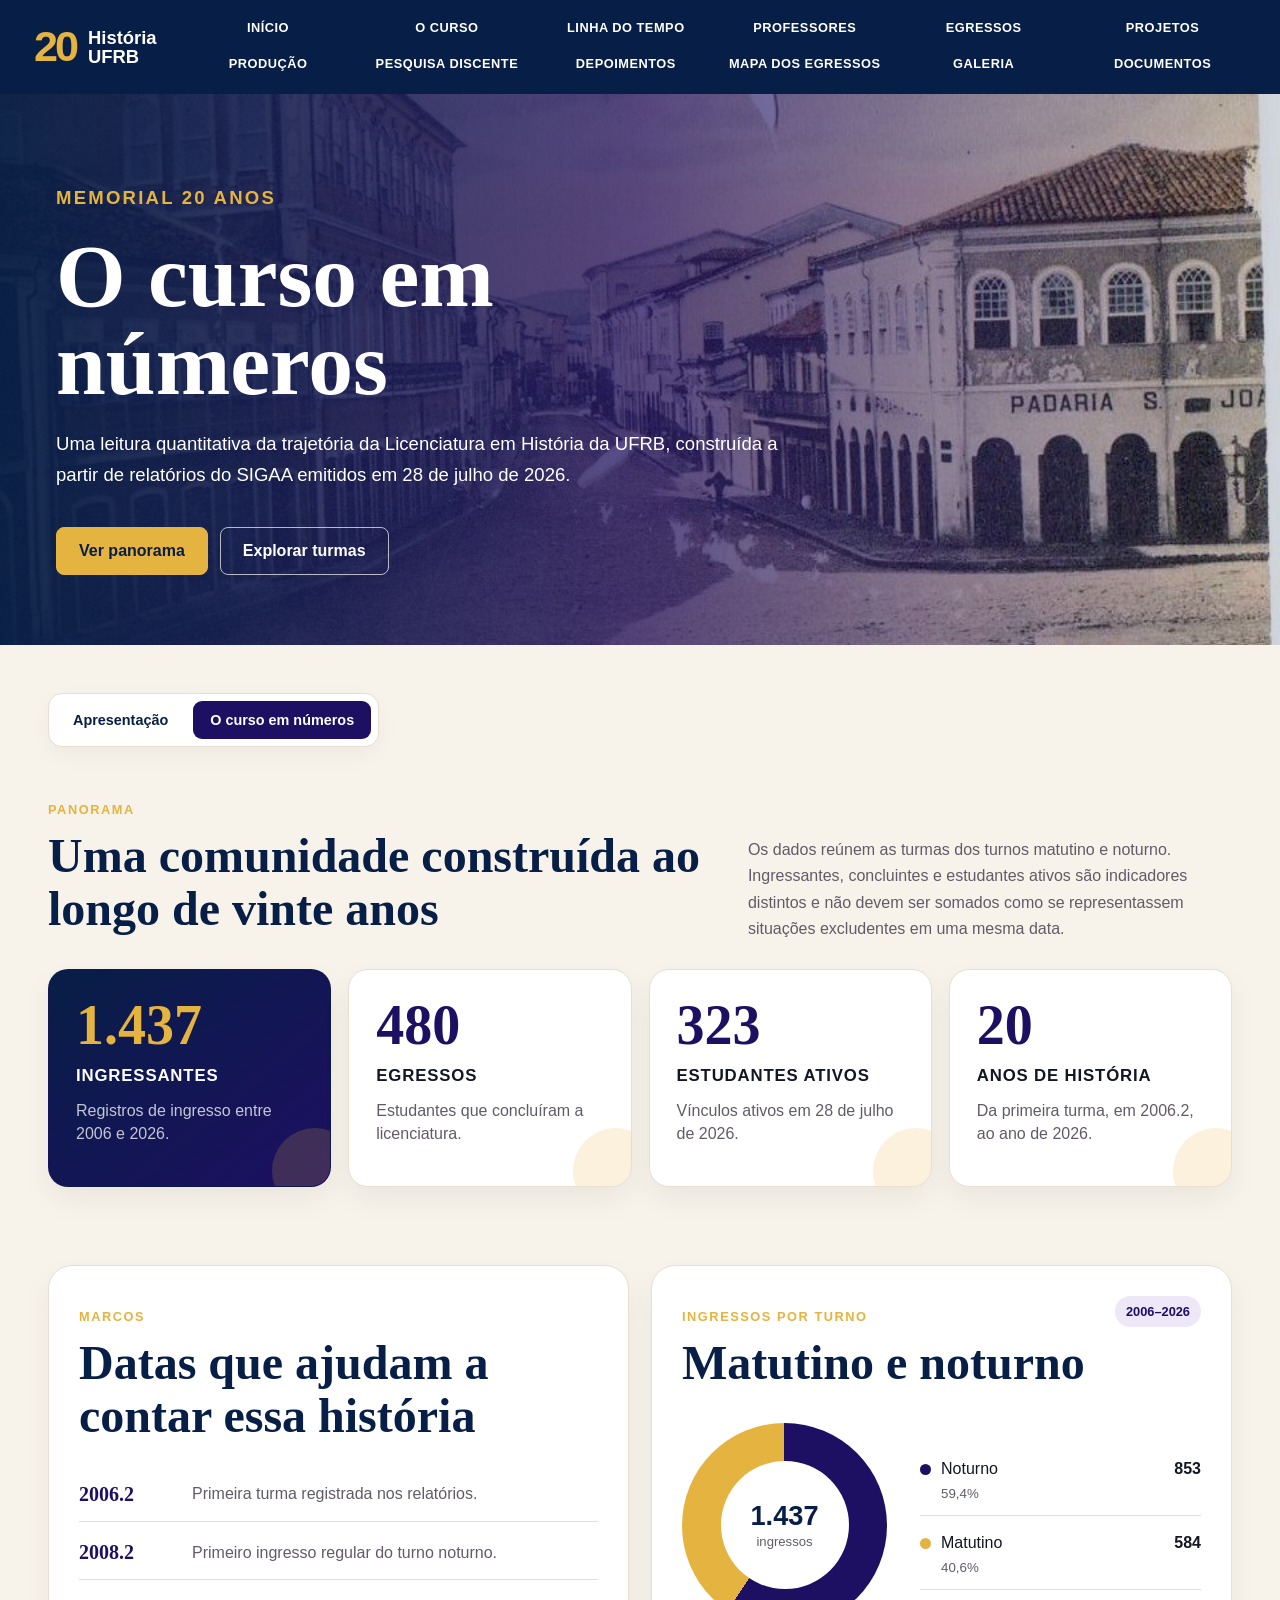
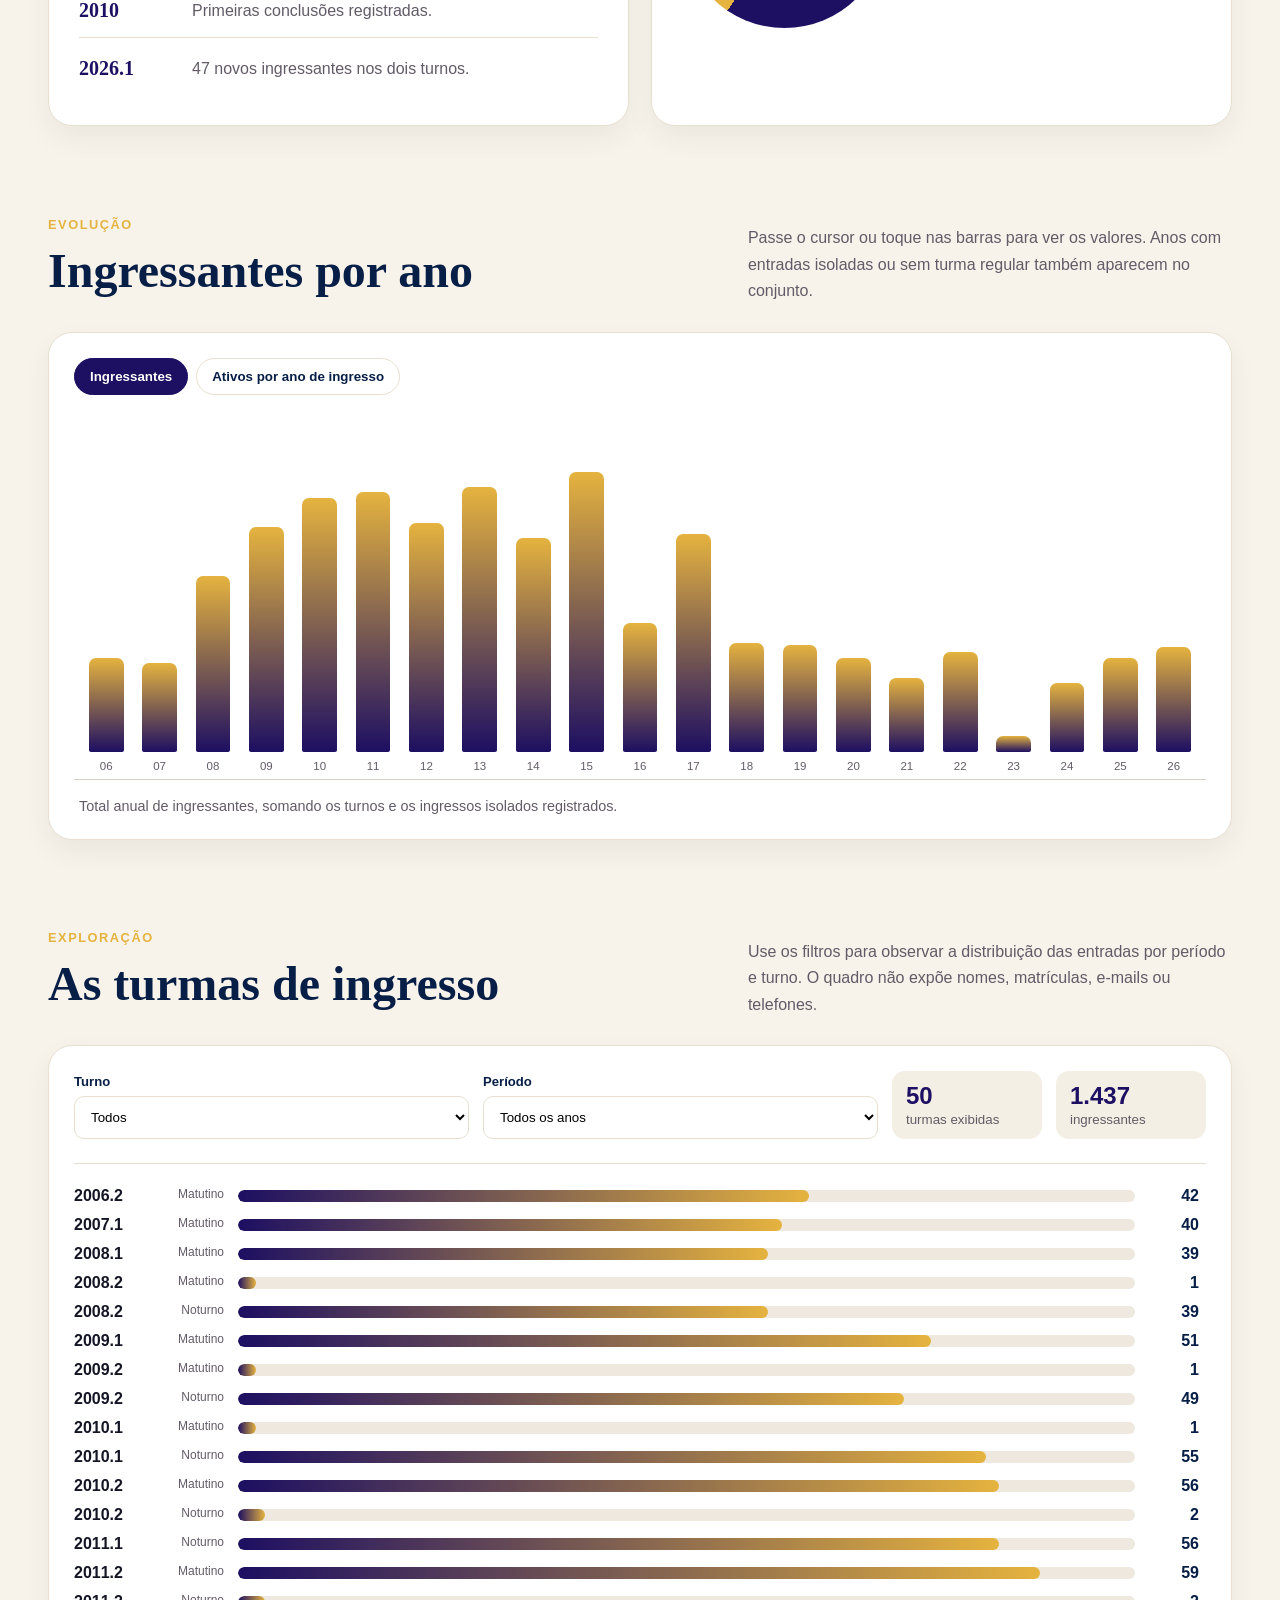
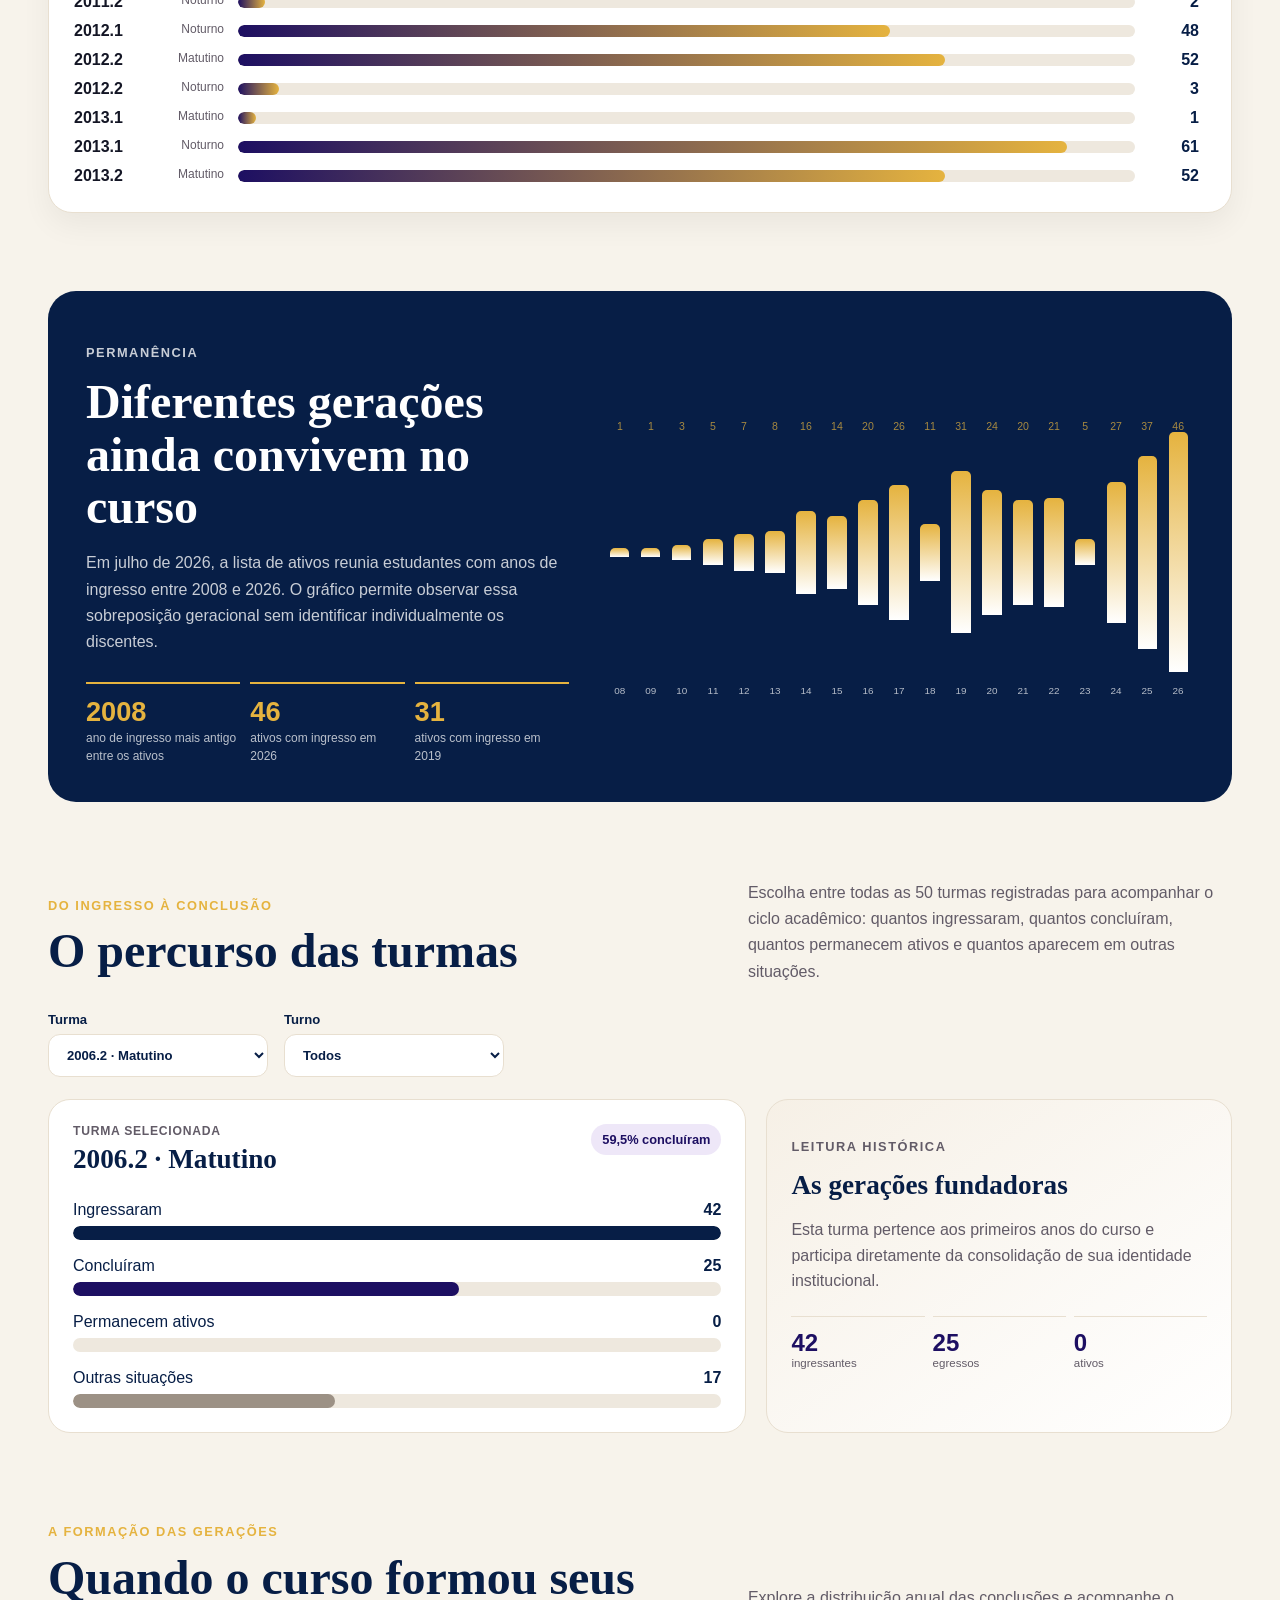
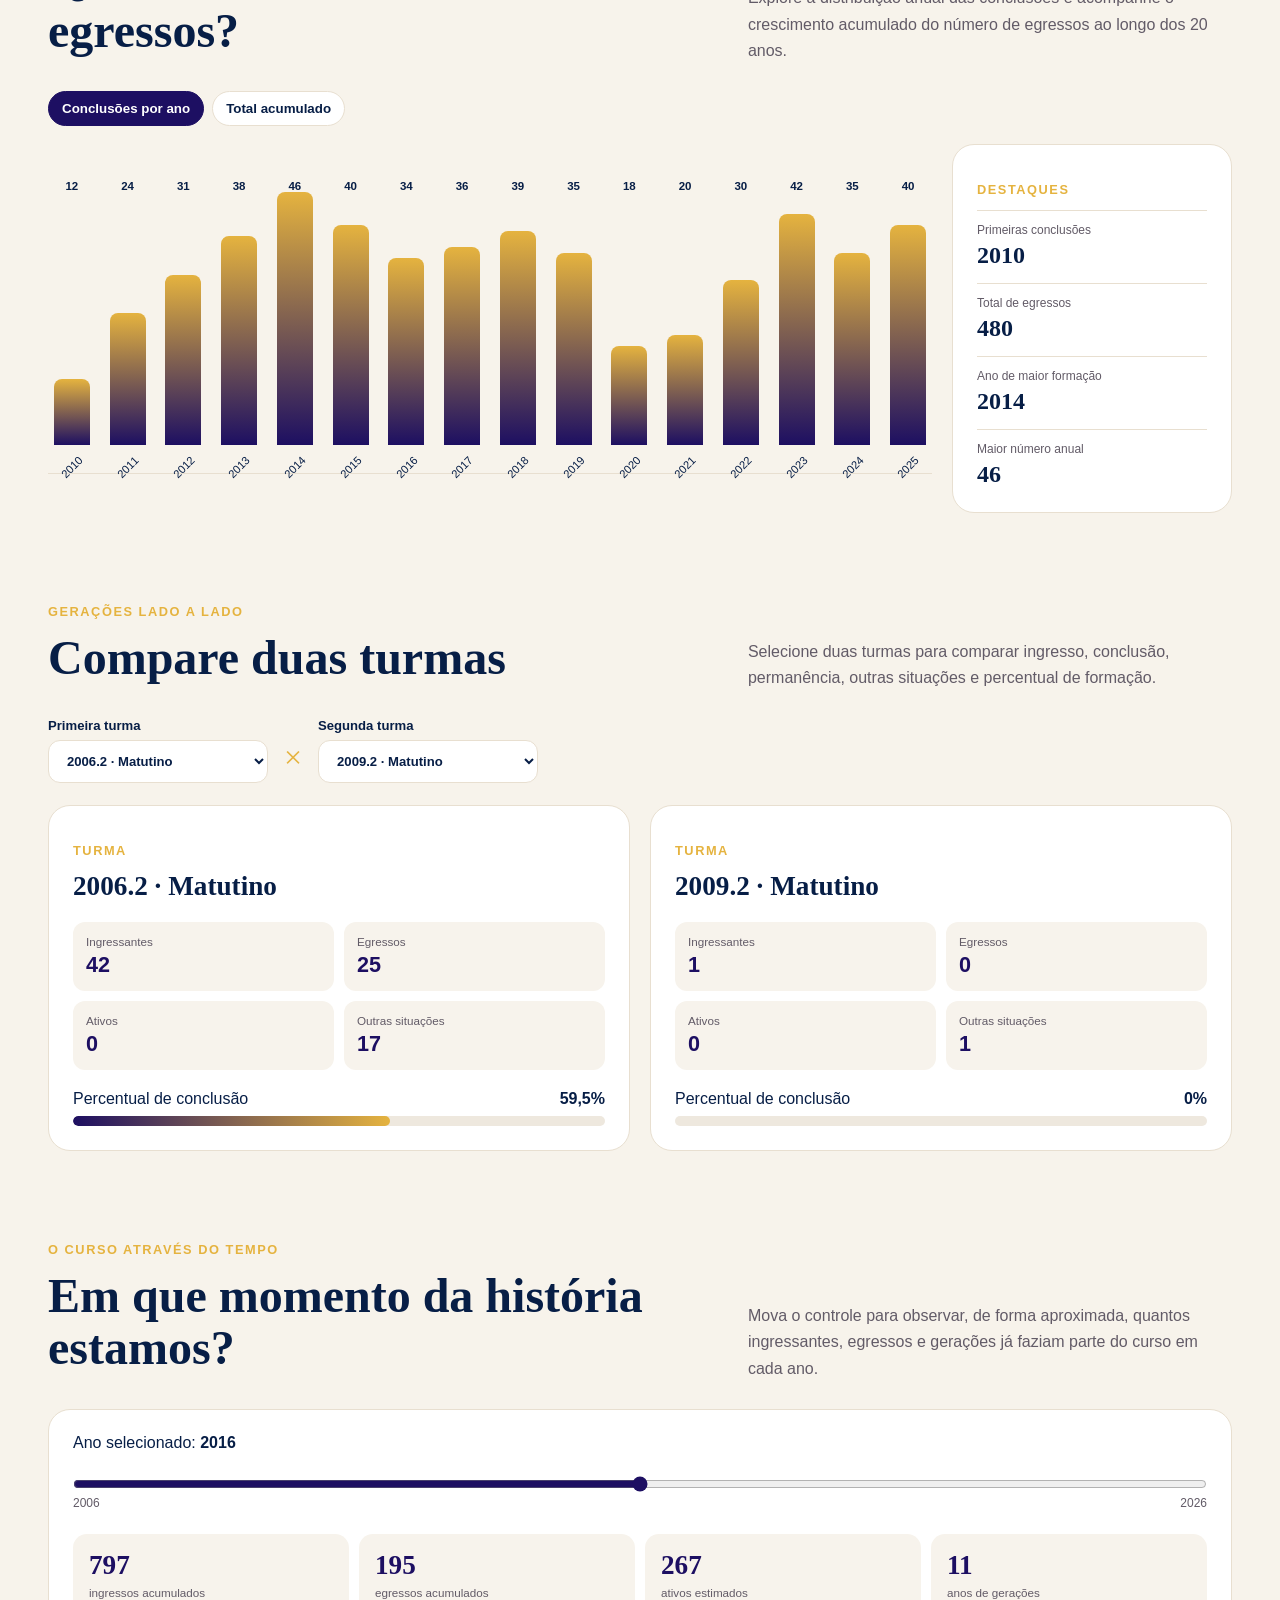
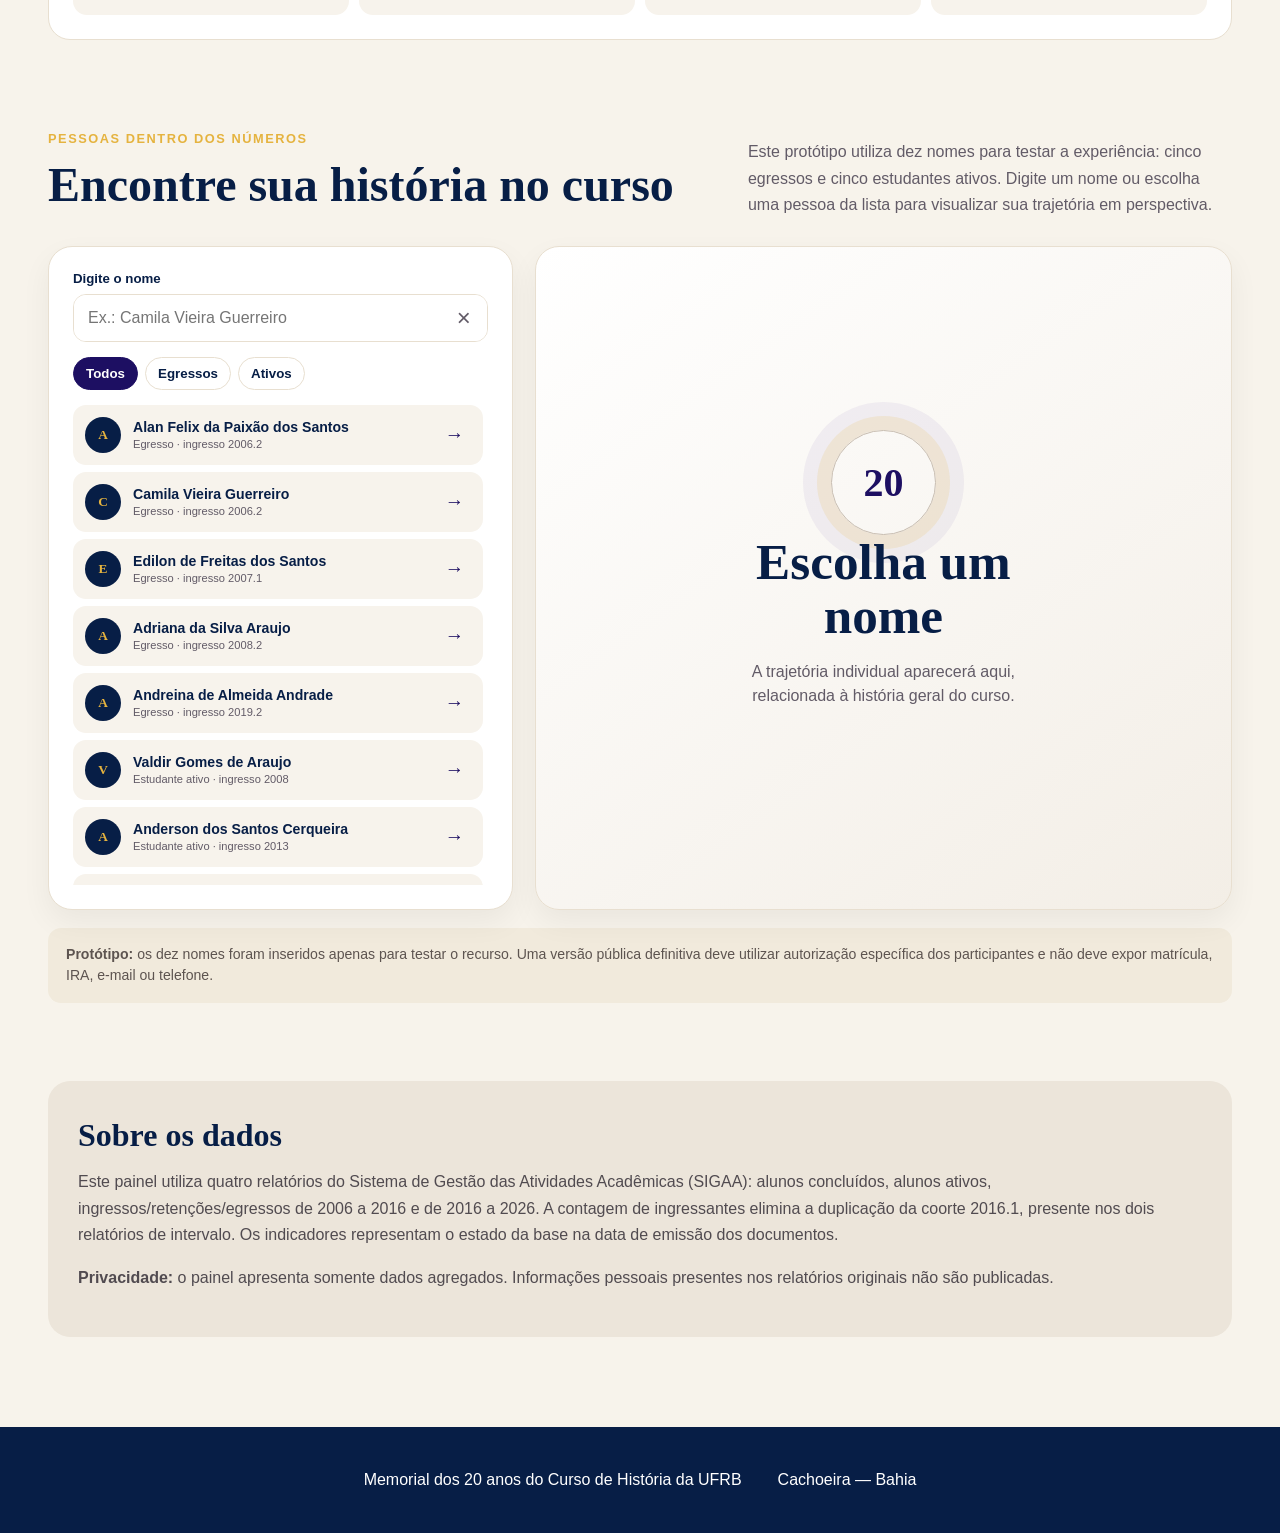
<file: pages/curso-em-numeros.html>
<!DOCTYPE html>
<html lang="pt-BR">
<head>
<meta charset="UTF-8">
<meta name="viewport" content="width=device-width, initial-scale=1.0">
<title>O curso em números | Memorial 20 anos</title>
<link rel="stylesheet" href="../style.css?v=41">
</head>
<body>
<header class="topbar">
  <a class="logo" href="../index.html"><span class="mark">20</span><span>História<br>UFRB</span></a>
  <button class="menu-button" aria-label="Abrir menu">☰</button>
  <nav class="menu">
    <a href="../index.html">Início</a><a href="curso.html">O curso</a><a href="linha-do-tempo.html">Linha do tempo</a>
    <a href="professores.html">Professores</a><a href="egressos.html">Egressos</a><a href="projetos.html">Projetos</a><a href="producao.html">Produção</a><a href="tccs.html">Pesquisa discente</a>
    <a href="depoimentos.html">Depoimentos</a><a href="mapa.html">Mapa dos egressos</a><a href="galeria.html">Galeria</a><a href="documentos.html">Documentos</a>
  </nav>
</header>

<section class="numbers-hero">
  <div class="numbers-hero-inner">
    <p class="eyebrow">Memorial 20 anos</p>
    <h1>O curso em números</h1>
    <p>Uma leitura quantitativa da trajetória da Licenciatura em História da UFRB, construída a partir de relatórios do SIGAA emitidos em 28 de julho de 2026.</p>
    <div class="numbers-hero-actions">
      <a href="#panorama" class="button numbers-light">Ver panorama</a>
      <a href="#turmas" class="button-outline numbers-outline">Explorar turmas</a>
    </div>
  </div>
</section>

<main class="numbers-main">
  <nav class="course-subnav numbers-subnav" aria-label="Seções de O curso">
    <a href="curso.html">Apresentação</a>
    <a class="active" href="curso-em-numeros.html">O curso em números</a>
  </nav>

  <section id="panorama" class="numbers-section">
    <div class="numbers-heading">
      <div><p class="eyebrow">Panorama</p><h2>Uma comunidade construída ao longo de vinte anos</h2></div>
      <p>Os dados reúnem as turmas dos turnos matutino e noturno. Ingressantes, concluintes e estudantes ativos são indicadores distintos e não devem ser somados como se representassem situações excludentes em uma mesma data.</p>
    </div>

    <div class="metric-grid">
      <article class="metric-card metric-primary"><span class="metric-number" data-count="1437">0</span><strong>ingressantes</strong><p>Registros de ingresso entre 2006 e 2026.</p></article>
      <article class="metric-card"><span class="metric-number" data-count="480">0</span><strong>egressos</strong><p>Estudantes que concluíram a licenciatura.</p></article>
      <article class="metric-card"><span class="metric-number" data-count="323">0</span><strong>estudantes ativos</strong><p>Vínculos ativos em 28 de julho de 2026.</p></article>
      <article class="metric-card"><span class="metric-number" data-count="20">0</span><strong>anos de história</strong><p>Da primeira turma, em 2006.2, ao ano de 2026.</p></article>
    </div>
  </section>

  <section class="numbers-section split-insights">
    <article class="insight-panel">
      <p class="eyebrow">Marcos</p>
      <h2>Datas que ajudam a contar essa história</h2>
      <div class="milestone-list">
        <div><span>2006.2</span><p>Primeira turma registrada nos relatórios.</p></div>
        <div><span>2008.2</span><p>Primeiro ingresso regular do turno noturno.</p></div>
        <div><span>2010</span><p>Primeiras conclusões registradas.</p></div>
        <div><span>2026.1</span><p>47 novos ingressantes nos dois turnos.</p></div>
      </div>
    </article>
    <article class="insight-panel turn-panel">
      <div class="panel-title-row">
        <div><p class="eyebrow">Ingressos por turno</p><h2>Matutino e noturno</h2></div>
        <span class="data-badge">2006–2026</span>
      </div>
      <div class="turn-visual">
        <div class="donut" role="img" aria-label="59,4% dos ingressos no noturno e 40,6% no matutino">
          <div class="donut-center"><strong>1.437</strong><span>ingressos</span></div>
        </div>
        <div class="turn-legend">
          <div><i class="legend-dot night"></i><span>Noturno</span><strong>853</strong><small>59,4%</small></div>
          <div><i class="legend-dot morning"></i><span>Matutino</span><strong>584</strong><small>40,6%</small></div>
        </div>
      </div>
    </article>
  </section>

  <section class="numbers-section chart-section">
    <div class="numbers-heading">
      <div><p class="eyebrow">Evolução</p><h2>Ingressantes por ano</h2></div>
      <p>Passe o cursor ou toque nas barras para ver os valores. Anos com entradas isoladas ou sem turma regular também aparecem no conjunto.</p>
    </div>
    <div class="chart-card">
      <div class="chart-toolbar">
        <button class="chart-mode active" data-chart="ingressos">Ingressantes</button>
        <button class="chart-mode" data-chart="ativos">Ativos por ano de ingresso</button>
      </div>
      <div id="annualChart" class="bar-chart" aria-label="Gráfico de barras"></div>
      <div id="chartCaption" class="chart-caption"></div>
    </div>
  </section>

  <section id="turmas" class="numbers-section">
    <div class="numbers-heading">
      <div><p class="eyebrow">Exploração</p><h2>As turmas de ingresso</h2></div>
      <p>Use os filtros para observar a distribuição das entradas por período e turno. O quadro não expõe nomes, matrículas, e-mails ou telefones.</p>
    </div>

    <div class="cohort-explorer">
      <div class="cohort-controls">
        <label>Turno
          <select id="turnFilter">
            <option value="todos">Todos</option>
            <option value="MT">Matutino</option>
            <option value="N">Noturno</option>
          </select>
        </label>
        <label>Período
          <select id="periodFilter">
            <option value="todos">Todos os anos</option>
          </select>
        </label>
        <div class="cohort-summary"><span id="cohortCount">0</span><small>turmas exibidas</small></div>
        <div class="cohort-summary"><span id="cohortStudents">0</span><small>ingressantes</small></div>
      </div>
      <div id="cohortRows" class="cohort-rows"></div>
    </div>
  </section>

  <section class="numbers-section active-history-section">
    <div class="active-history-copy">
      <p class="eyebrow">Permanência</p>
      <h2>Diferentes gerações ainda convivem no curso</h2>
      <p>Em julho de 2026, a lista de ativos reunia estudantes com anos de ingresso entre 2008 e 2026. O gráfico permite observar essa sobreposição geracional sem identificar individualmente os discentes.</p>
      <div class="fact-strip">
        <div><strong>2008</strong><span>ano de ingresso mais antigo entre os ativos</span></div>
        <div><strong>46</strong><span>ativos com ingresso em 2026</span></div>
        <div><strong>31</strong><span>ativos com ingresso em 2019</span></div>
      </div>
    </div>
    <div class="mini-generation-chart" id="generationChart"></div>
  </section>


  
  <section id="percurso" class="numbers-section cohort-path-section">
    <div class="numbers-heading">
      <div>
        <p class="eyebrow">Do ingresso à conclusão</p>
        <h2>O percurso das turmas</h2>
      </div>
      <p>Escolha entre todas as 50 turmas registradas para acompanhar o ciclo acadêmico: quantos ingressaram, quantos concluíram, quantos permanecem ativos e quantos aparecem em outras situações.</p>
    </div>

    <div class="cohort-path-controls">
      <label>
        Turma
        <select id="pathCohort"></select>
      </label>
      <label>
        Turno
        <select id="pathShift">
          <option value="todos">Todos</option>
          <option value="Matutino">Matutino</option>
          <option value="Noturno">Noturno</option>
        </select>
      </label>
    </div>

    <div class="cohort-path-layout">
      <article class="cohort-path-card">
        <div class="path-card-head">
          <div>
            <span class="path-label">Turma selecionada</span>
            <h3 id="pathTitle">2008.2 · Noturno</h3>
          </div>
          <span id="pathRate" class="path-rate">64,1% concluíram</span>
        </div>
        <div id="pathBars" class="path-bars" aria-live="polite"></div>
      </article>

      <aside class="path-insight">
        <p class="eyebrow">Leitura histórica</p>
        <h3 id="pathInsightTitle">Uma geração de expansão</h3>
        <p id="pathInsightText">Esta turma integra o momento de consolidação do turno noturno e permite observar como ingresso, permanência e conclusão se distribuem ao longo do tempo.</p>
        <div class="path-mini-stats">
          <div><strong id="pathTotal">39</strong><span>ingressantes</span></div>
          <div><strong id="pathGraduates">25</strong><span>egressos</span></div>
          <div><strong id="pathActive">1</strong><span>ativos</span></div>
        </div>
      </aside>
    </div>
  </section>

  <section id="egressos" class="numbers-section graduates-section">
    <div class="numbers-heading">
      <div>
        <p class="eyebrow">A formação das gerações</p>
        <h2>Quando o curso formou seus egressos?</h2>
      </div>
      <p>Explore a distribuição anual das conclusões e acompanhe o crescimento acumulado do número de egressos ao longo dos 20 anos.</p>
    </div>

    <div class="graduate-mode-row">
      <button class="graduate-mode active" data-mode="annual">Conclusões por ano</button>
      <button class="graduate-mode" data-mode="cumulative">Total acumulado</button>
    </div>

    <div class="graduates-layout">
      <div class="graduates-chart-wrap">
        <div id="graduatesChart" class="graduates-chart" aria-live="polite"></div>
      </div>
      <aside class="graduate-summary">
        <p class="eyebrow">Destaques</p>
        <div class="graduate-summary-grid">
          <div><span>Primeiras conclusões</span><strong>2010</strong></div>
          <div><span>Total de egressos</span><strong>480</strong></div>
          <div><span>Ano de maior formação</span><strong id="peakYear">2014</strong></div>
          <div><span>Maior número anual</span><strong id="peakValue">46</strong></div>
        </div>
      </aside>
    </div>
  </section>

  <section id="comparar" class="numbers-section compare-section">
    <div class="numbers-heading">
      <div>
        <p class="eyebrow">Gerações lado a lado</p>
        <h2>Compare duas turmas</h2>
      </div>
      <p>Selecione duas turmas para comparar ingresso, conclusão, permanência, outras situações e percentual de formação.</p>
    </div>

    <div class="compare-controls">
      <label>
        Primeira turma
        <select id="compareA"></select>
      </label>
      <span class="compare-versus">×</span>
      <label>
        Segunda turma
        <select id="compareB"></select>
      </label>
    </div>

    <div id="compareCards" class="compare-cards" aria-live="polite"></div>
  </section>

  <section id="tempo" class="numbers-section time-slider-section">
    <div class="numbers-heading">
      <div>
        <p class="eyebrow">O curso através do tempo</p>
        <h2>Em que momento da história estamos?</h2>
      </div>
      <p>Mova o controle para observar, de forma aproximada, quantos ingressantes, egressos e gerações já faziam parte do curso em cada ano.</p>
    </div>

    <div class="time-control-card">
      <label for="historyYear">Ano selecionado: <strong id="historyYearLabel">2016</strong></label>
      <input id="historyYear" type="range" min="2006" max="2026" value="2016" step="1">
      <div class="time-range-labels"><span>2006</span><span>2026</span></div>
      <div id="historySnapshot" class="history-snapshot"></div>
    </div>
  </section>


  <section id="encontre" class="numbers-section people-section">
    <div class="numbers-heading">
      <div>
        <p class="eyebrow">Pessoas dentro dos números</p>
        <h2>Encontre sua história no curso</h2>
      </div>
      <p>Este protótipo utiliza dez nomes para testar a experiência: cinco egressos e cinco estudantes ativos. Digite um nome ou escolha uma pessoa da lista para visualizar sua trajetória em perspectiva.</p>
    </div>

    <div class="people-search-panel">
      <div class="people-search-box">
        <label for="peopleSearch">Digite o nome</label>
        <div class="people-search-input">
          <input id="peopleSearch" type="search" autocomplete="off" placeholder="Ex.: Camila Vieira Guerreiro">
          <button id="clearPeopleSearch" type="button" aria-label="Limpar busca">×</button>
        </div>
        <div class="people-filter-row" role="group" aria-label="Filtrar pessoas">
          <button class="people-filter active" data-status="todos">Todos</button>
          <button class="people-filter" data-status="egresso">Egressos</button>
          <button class="people-filter" data-status="ativo">Ativos</button>
        </div>
        <div id="peopleResults" class="people-results" aria-live="polite"></div>
      </div>

      <article id="personPerspective" class="person-perspective empty">
        <div class="person-empty-state">
          <span class="person-orbit">20</span>
          <h3>Escolha um nome</h3>
          <p>A trajetória individual aparecerá aqui, relacionada à história geral do curso.</p>
        </div>
      </article>
    </div>

    <p class="prototype-note"><strong>Protótipo:</strong> os dez nomes foram inseridos apenas para testar o recurso. Uma versão pública definitiva deve utilizar autorização específica dos participantes e não deve expor matrícula, IRA, e-mail ou telefone.</p>
  </section>

  <section class="numbers-method">
    <h2>Sobre os dados</h2>
    <p>Este painel utiliza quatro relatórios do Sistema de Gestão das Atividades Acadêmicas (SIGAA): alunos concluídos, alunos ativos, ingressos/retenções/egressos de 2006 a 2016 e de 2016 a 2026. A contagem de ingressantes elimina a duplicação da coorte 2016.1, presente nos dois relatórios de intervalo. Os indicadores representam o estado da base na data de emissão dos documentos.</p>
    <p><strong>Privacidade:</strong> o painel apresenta somente dados agregados. Informações pessoais presentes nos relatórios originais não são publicadas.</p>
  </section>
</main>

<footer class="footer"><p>Memorial dos 20 anos do Curso de História da UFRB</p><p>Cachoeira — Bahia</p></footer>
<script src="../script.js?v=41"></script>
<script src="../curso-numeros.js?v=14"></script>
</body>
</html>
</file>
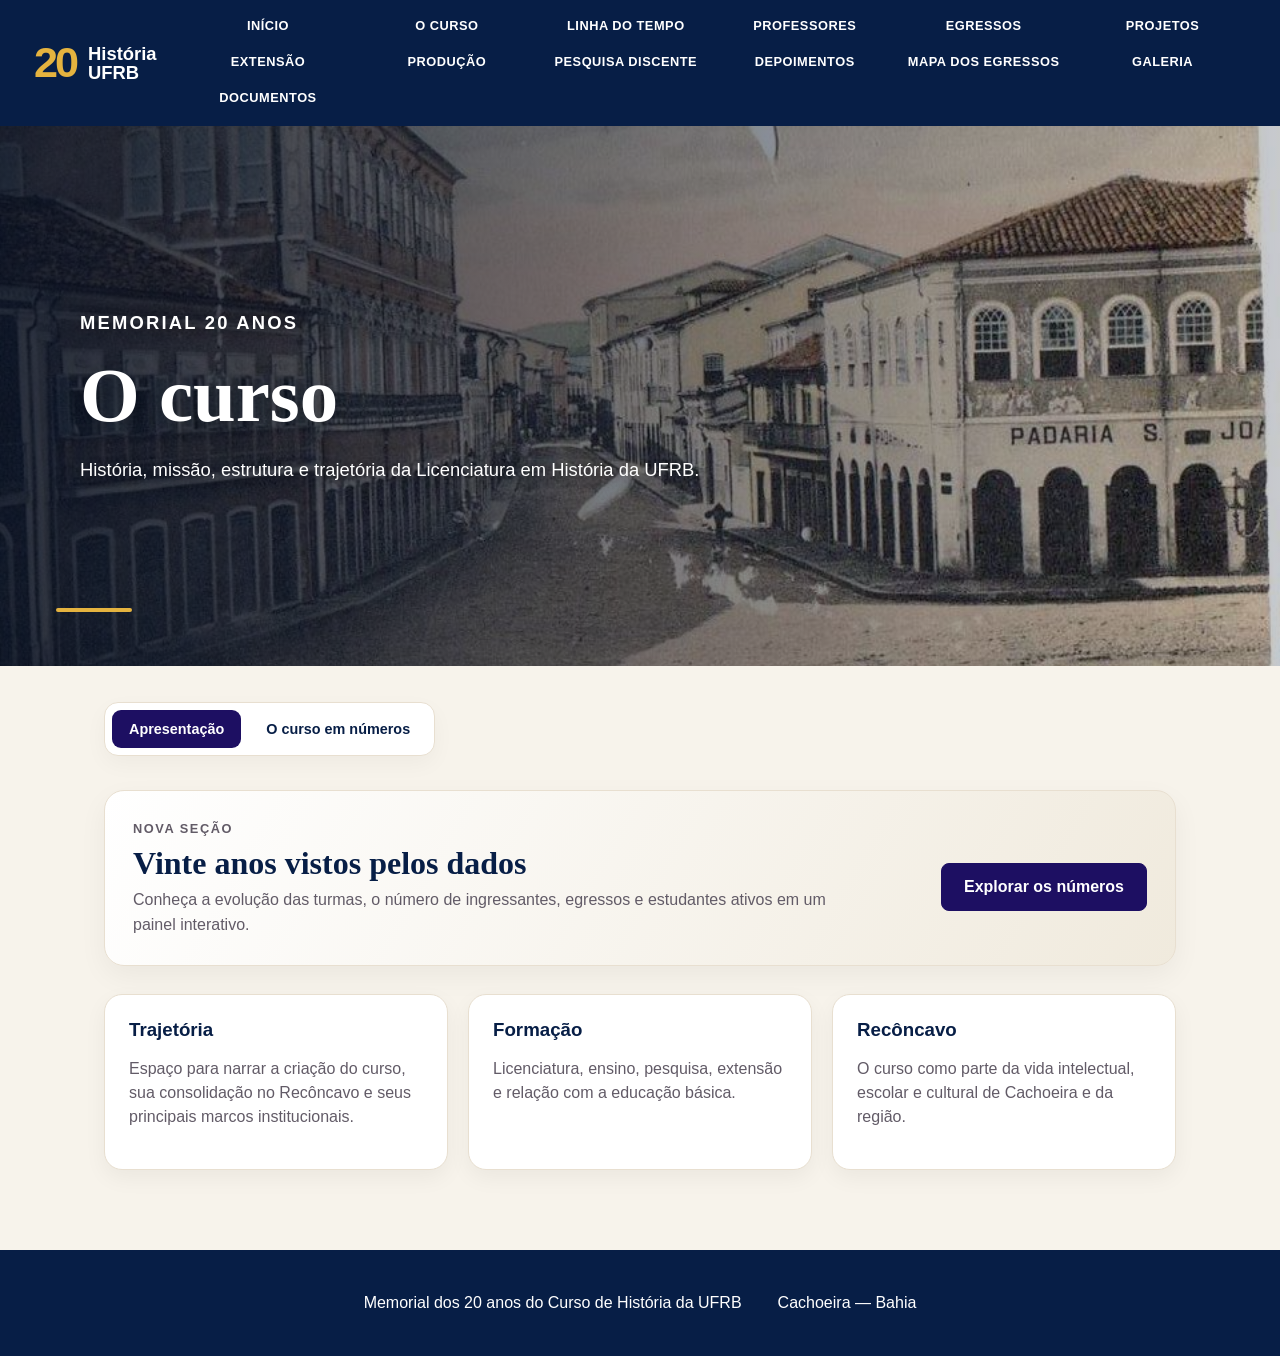
<file: pages/curso.html>
<!DOCTYPE html><html lang="pt-BR"><head>
<meta charset="UTF-8"><meta name="viewport" content="width=device-width, initial-scale=1.0">
<title>O curso | Memorial 20 anos</title><link rel="stylesheet" href="../style.css?v=41"></head><body>
<header class="topbar">
  <a class="logo" href="../index.html"><span class="mark">20</span><span>História<br>UFRB</span></a>
  <button class="menu-button" aria-label="Abrir menu">☰</button>
  <nav class="menu">
    <a href="../index.html">Início</a><a href="curso.html">O curso</a><a href="linha-do-tempo.html">Linha do tempo</a>
    <a href="professores.html">Professores</a><a href="egressos.html">Egressos</a><a href="projetos.html">Projetos</a><a href="extensao.html">Extensão</a><a href="producao.html">Produção</a><a href="tccs.html">Pesquisa discente</a>
    <a href="depoimentos.html">Depoimentos</a><a href="mapa.html">Mapa dos egressos</a><a href="galeria.html">Galeria</a><a href="documentos.html">Documentos</a>
  </nav>
</header><section class="page-hero hero-curso"><div class="page-hero-inner"><p class="eyebrow">Memorial 20 anos</p><h1>O curso</h1><p>História, missão, estrutura e trajetória da Licenciatura em História da UFRB.</p></div></section>
<main class="content">
<nav class="course-subnav" aria-label="Seções de O curso">
  <a class="active" href="curso.html">Apresentação</a>
  <a href="curso-em-numeros.html">O curso em números</a>
</nav>
<section class="course-callout">
  <div>
    <p class="eyebrow">Nova seção</p>
    <h2>Vinte anos vistos pelos dados</h2>
    <p>Conheça a evolução das turmas, o número de ingressantes, egressos e estudantes ativos em um painel interativo.</p>
  </div>
  <a class="button" href="curso-em-numeros.html">Explorar os números</a>
</section>
<div class="grid"><article class="card"><h3>Trajetória</h3><p>Espaço para narrar a criação do curso, sua consolidação no Recôncavo e seus principais marcos institucionais.</p></article><article class="card"><h3>Formação</h3><p>Licenciatura, ensino, pesquisa, extensão e relação com a educação básica.</p></article><article class="card"><h3>Recôncavo</h3><p>O curso como parte da vida intelectual, escolar e cultural de Cachoeira e da região.</p></article></div></main><footer class="footer"><p>Memorial dos 20 anos do Curso de História da UFRB</p><p>Cachoeira — Bahia</p></footer><script src="../script.js?v=41"></script></body></html>
</file>
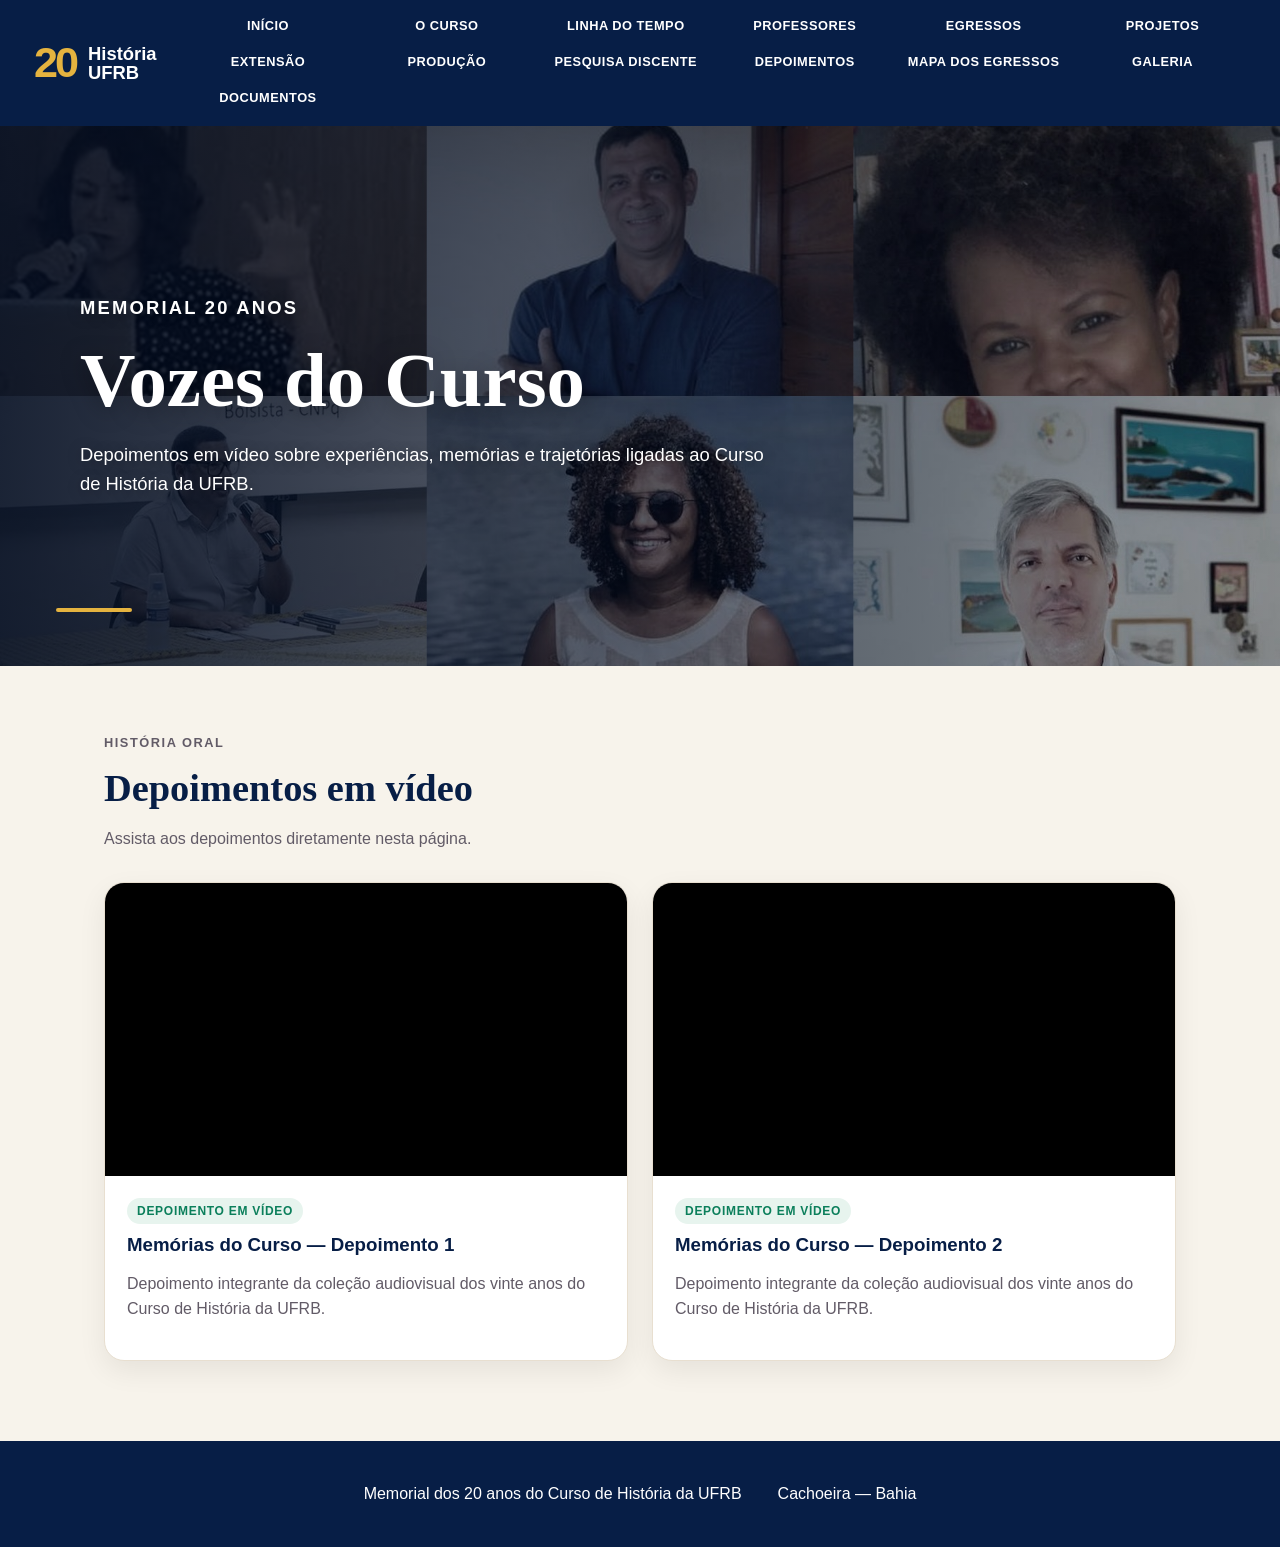
<file: pages/depoimentos.html>
<!DOCTYPE html>
<html lang="pt-BR">
<head>
  <meta charset="UTF-8">
  <meta name="viewport" content="width=device-width, initial-scale=1.0">
  <title>Vozes do Curso | Memorial 20 anos</title>
  <link rel="stylesheet" href="../style.css?v=41">
</head>
<body>
<header class="topbar">
  <a class="logo" href="../index.html">
    <span class="mark">20</span>
    <span>História<br>UFRB</span>
  </a>
  <button class="menu-button" aria-label="Abrir menu">☰</button>
  <nav class="menu">
    <a href="../index.html">Início</a>
    <a href="curso.html">O curso</a>
    <a href="linha-do-tempo.html">Linha do tempo</a>
    <a href="professores.html">Professores</a>
    <a href="egressos.html">Egressos</a>
    <a href="projetos.html">Projetos</a><a href="extensao.html">Extensão</a>
    <a href="producao.html">Produção</a><a href="tccs.html">Pesquisa discente</a>
    <a href="depoimentos.html">Depoimentos</a>
    <a href="mapa.html">Mapa dos egressos</a>
    <a href="galeria.html">Galeria</a>
    <a href="documentos.html">Documentos</a>
  </nav>
</header>

<section class="page-hero hero-depoimentos">
  <div class="page-hero-inner">
    <p class="eyebrow">Memorial 20 anos</p>
    <h1>Vozes do Curso</h1>
    <p>Depoimentos em vídeo sobre experiências, memórias e trajetórias ligadas ao Curso de História da UFRB.</p>
  </div>
</section>

<main class="content">
  <section class="youtube-testimony-intro">
    <p class="eyebrow">História oral</p>
    <h2>Depoimentos em vídeo</h2>
    <p>Assista aos depoimentos diretamente nesta página.</p>
  </section>

  <section class="video-testimonials-grid">
    <article class="video-testimony-card">
      <div class="video-embed">
        <iframe src="https://www.youtube.com/embed/D-QxZgPeKeM" title="Memórias do Curso — Depoimento 1" loading="lazy" referrerpolicy="strict-origin-when-cross-origin" allow="accelerometer; autoplay; clipboard-write; encrypted-media; gyroscope; picture-in-picture; web-share" allowfullscreen></iframe>
      </div>
      <div class="video-testimony-copy">
        <span class="production-type">Depoimento em vídeo</span>
        <h3>Memórias do Curso — Depoimento 1</h3>
        <p>Depoimento integrante da coleção audiovisual dos vinte anos do Curso de História da UFRB.</p>
      </div>
    </article>

    <article class="video-testimony-card">
      <div class="video-embed">
        <iframe src="https://www.youtube.com/embed/83XpTUB7lNg" title="Memórias do Curso — Depoimento 2" loading="lazy" referrerpolicy="strict-origin-when-cross-origin" allow="accelerometer; autoplay; clipboard-write; encrypted-media; gyroscope; picture-in-picture; web-share" allowfullscreen></iframe>
      </div>
      <div class="video-testimony-copy">
        <span class="production-type">Depoimento em vídeo</span>
        <h3>Memórias do Curso — Depoimento 2</h3>
        <p>Depoimento integrante da coleção audiovisual dos vinte anos do Curso de História da UFRB.</p>
      </div>
    </article>
  </section>
</main>

<footer class="footer">
  <p>Memorial dos 20 anos do Curso de História da UFRB</p>
  <p>Cachoeira — Bahia</p>
</footer>

<script src="../script.js?v=41"></script>
</body>
</html>
</file>
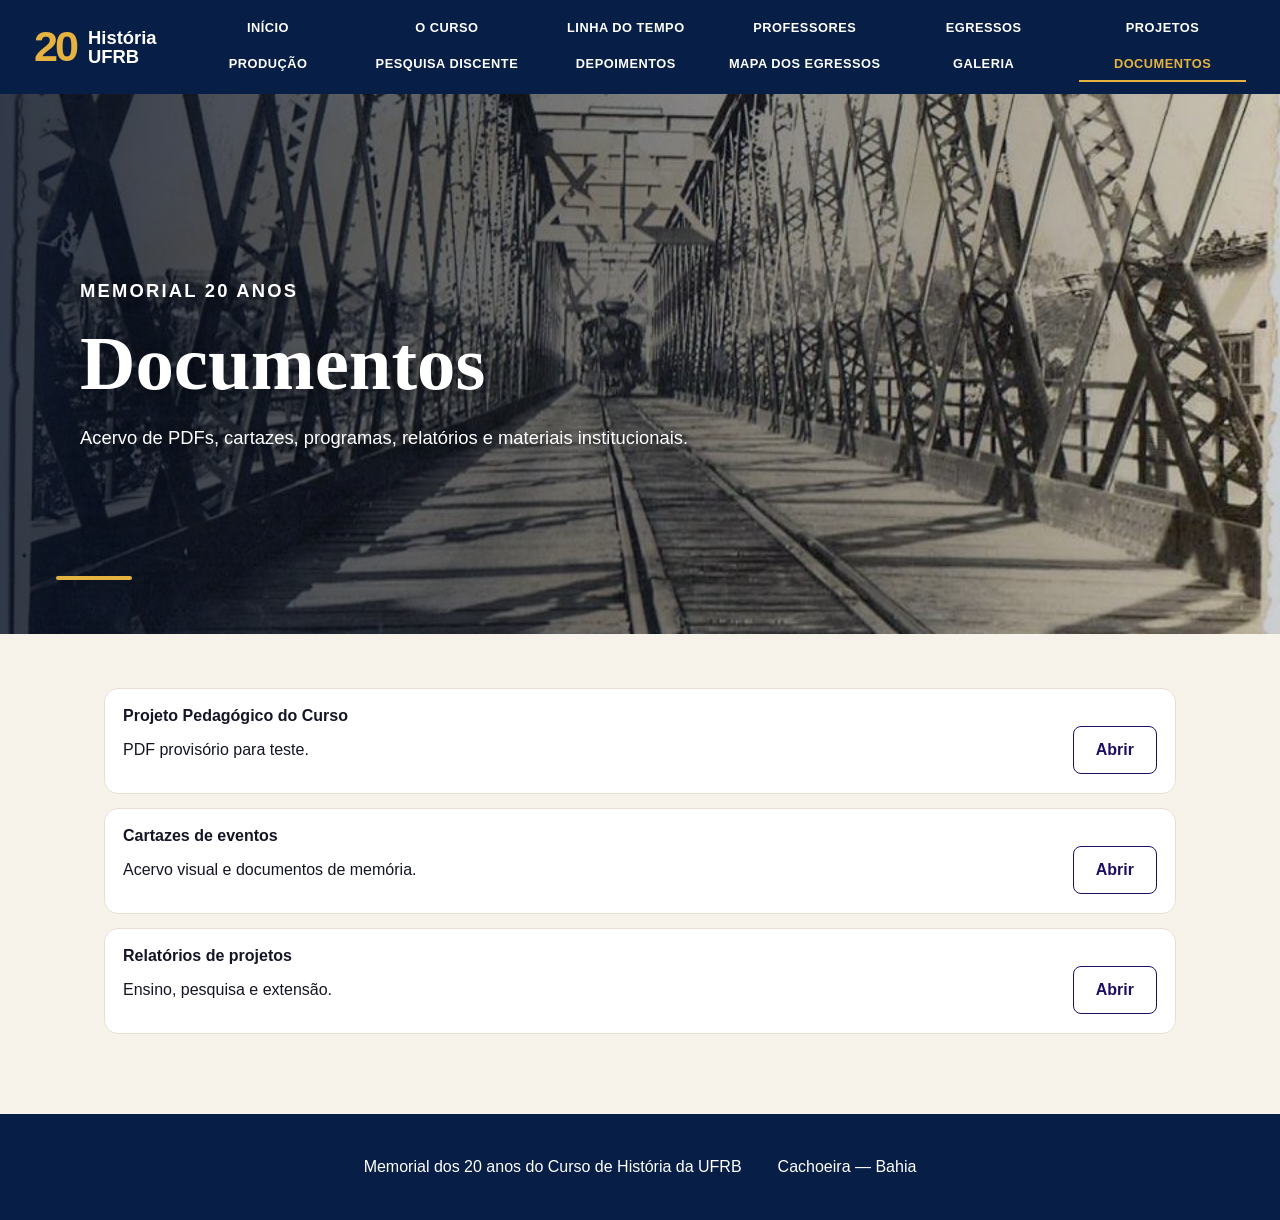
<file: pages/documentos.html>
<!DOCTYPE html><html lang="pt-BR"><head>
<meta charset="UTF-8"><meta name="viewport" content="width=device-width, initial-scale=1.0">
<title>Documentos | Memorial 20 anos</title><link rel="stylesheet" href="../style.css?v=41"></head><body>
<header class="topbar">
  <a class="logo" href="../index.html"><span class="mark">20</span><span>História<br>UFRB</span></a>
  <button class="menu-button" aria-label="Abrir menu">☰</button>
  <nav class="menu">
    <a href="../index.html">Início</a><a href="curso.html">O curso</a><a href="linha-do-tempo.html">Linha do tempo</a>
    <a href="professores.html">Professores</a><a href="egressos.html">Egressos</a><a href="projetos.html">Projetos</a><a href="producao.html">Produção</a><a href="tccs.html">Pesquisa discente</a>
    <a href="depoimentos.html">Depoimentos</a><a href="mapa.html">Mapa dos egressos</a><a href="galeria.html">Galeria</a><a class="active" href="documentos.html">Documentos</a>
  </nav>
</header><section class="page-hero hero-documentos"><div class="page-hero-inner"><p class="eyebrow">Memorial 20 anos</p><h1>Documentos</h1><p>Acervo de PDFs, cartazes, programas, relatórios e materiais institucionais.</p></div></section>
<main class="content"><div class="doc-list"><article class="doc-item"><div><strong>Projeto Pedagógico do Curso</strong><p>PDF provisório para teste.</p></div><a class="button-outline" href="#">Abrir</a></article><article class="doc-item"><div><strong>Cartazes de eventos</strong><p>Acervo visual e documentos de memória.</p></div><a class="button-outline" href="#">Abrir</a></article><article class="doc-item"><div><strong>Relatórios de projetos</strong><p>Ensino, pesquisa e extensão.</p></div><a class="button-outline" href="#">Abrir</a></article></div></main><footer class="footer"><p>Memorial dos 20 anos do Curso de História da UFRB</p><p>Cachoeira — Bahia</p></footer><script src="../script.js?v=41"></script></body></html>
</file>
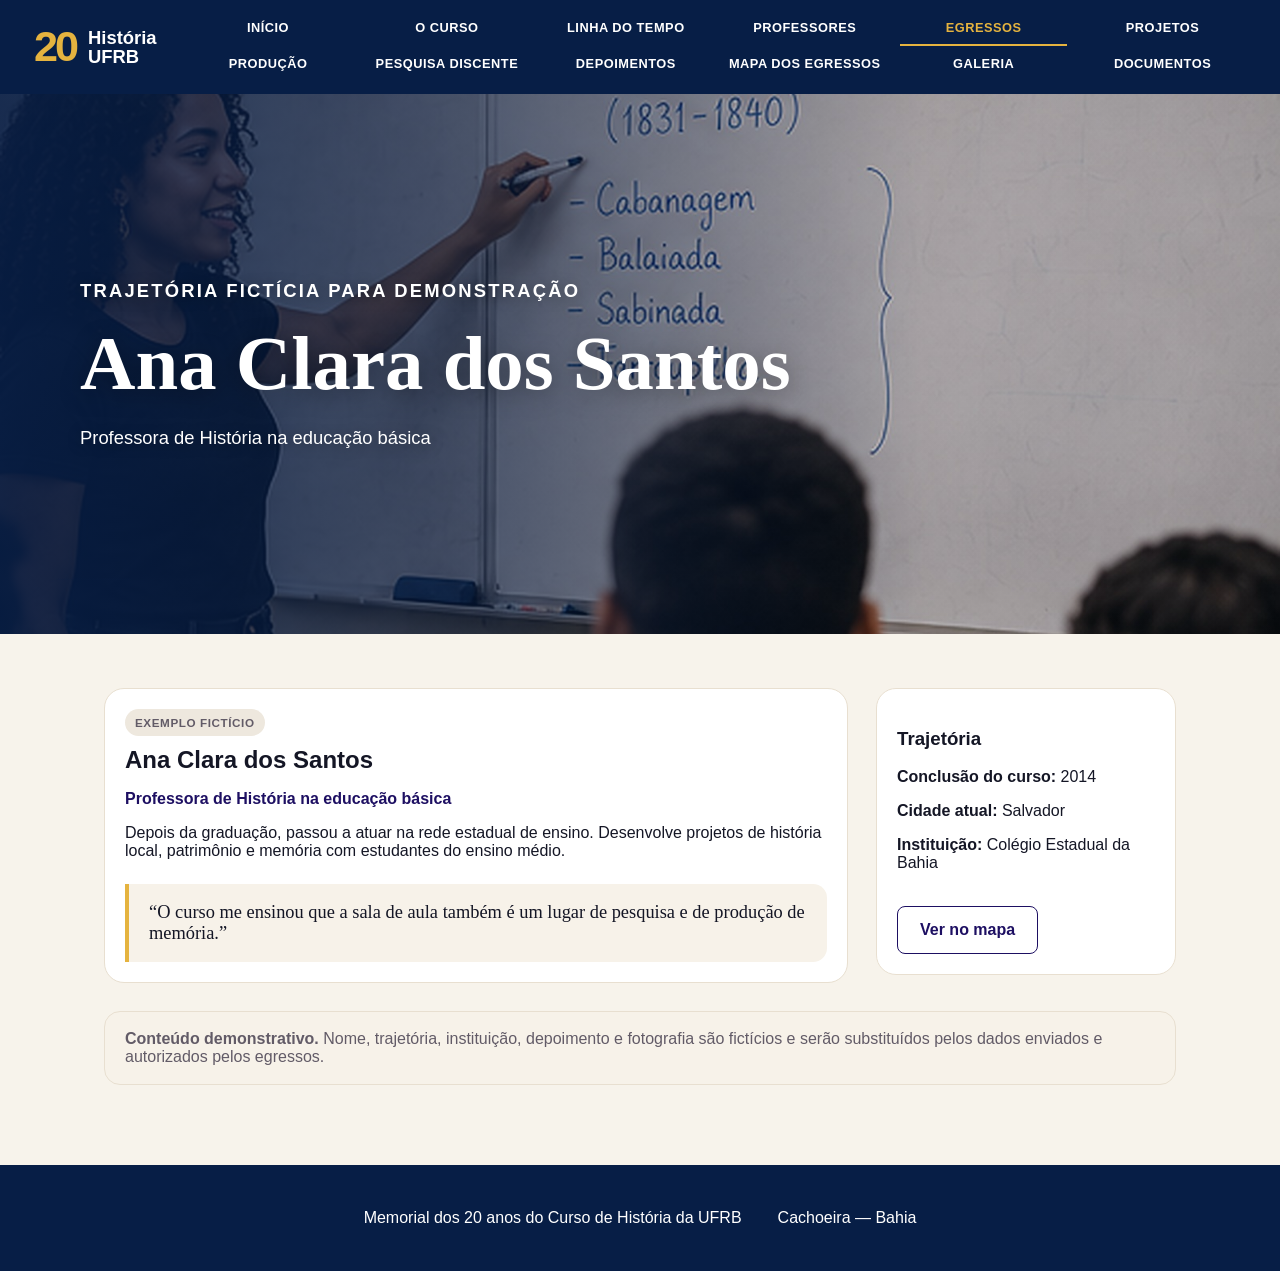
<file: pages/egresso-ana-clara.html>
<!DOCTYPE html><html lang="pt-BR"><head><meta charset="UTF-8"><meta name="viewport" content="width=device-width, initial-scale=1.0"><title>Ana Clara dos Santos | Memorial 20 anos</title><link rel="stylesheet" href="../style.css?v=41"></head><body>
<header class="topbar"><a class="logo" href="../index.html"><span class="mark">20</span><span>História<br>UFRB</span></a><button class="menu-button" aria-label="Abrir menu">☰</button><nav class="menu"><a href="../index.html">Início</a><a href="curso.html">O curso</a><a href="linha-do-tempo.html">Linha do tempo</a><a href="professores.html">Professores</a><a href="egressos.html" class="active">Egressos</a><a href="projetos.html">Projetos</a><a href="producao.html">Produção</a><a href="tccs.html">Pesquisa discente</a><a href="depoimentos.html">Depoimentos</a><a href="mapa.html">Mapa dos egressos</a><a href="galeria.html">Galeria</a><a href="documentos.html">Documentos</a></nav></header>
<section class="page-hero alumni-profile-hero" style="background-image:linear-gradient(90deg,rgba(7,30,70,.90) 0%,rgba(7,30,70,.58) 38%,rgba(7,30,70,.12) 72%),url('../assets/egresso-local-ana-clara.jpg')"><div class="page-hero-inner"><p class="eyebrow">Trajetória fictícia para demonstração</p><h1>Ana Clara dos Santos</h1><p>Professora de História na educação básica</p></div></section>
<main class="content"><section class="alumni-profile">
<div class="alumni-profile-main"><span class="person-status person-sample">Exemplo fictício</span><h2>Ana Clara dos Santos</h2><p class="alumni-role">Professora de História na educação básica</p><p>Depois da graduação, passou a atuar na rede estadual de ensino. Desenvolve projetos de história local, patrimônio e memória com estudantes do ensino médio.</p><blockquote>“O curso me ensinou que a sala de aula também é um lugar de pesquisa e de produção de memória.”</blockquote></div>
<aside class="alumni-profile-data"><h3>Trajetória</h3><p><strong>Conclusão do curso:</strong> 2014</p><p><strong>Cidade atual:</strong> Salvador</p><p><strong>Instituição:</strong> Colégio Estadual da Bahia</p><a class="button-outline" href="mapa.html">Ver no mapa</a></aside>
</section><section class="notice"><strong>Conteúdo demonstrativo.</strong> Nome, trajetória, instituição, depoimento e fotografia são fictícios e serão substituídos pelos dados enviados e autorizados pelos egressos.</section></main>
<footer class="footer"><p>Memorial dos 20 anos do Curso de História da UFRB</p><p>Cachoeira — Bahia</p></footer><script src="../script.js?v=41"></script></body></html>
</file>
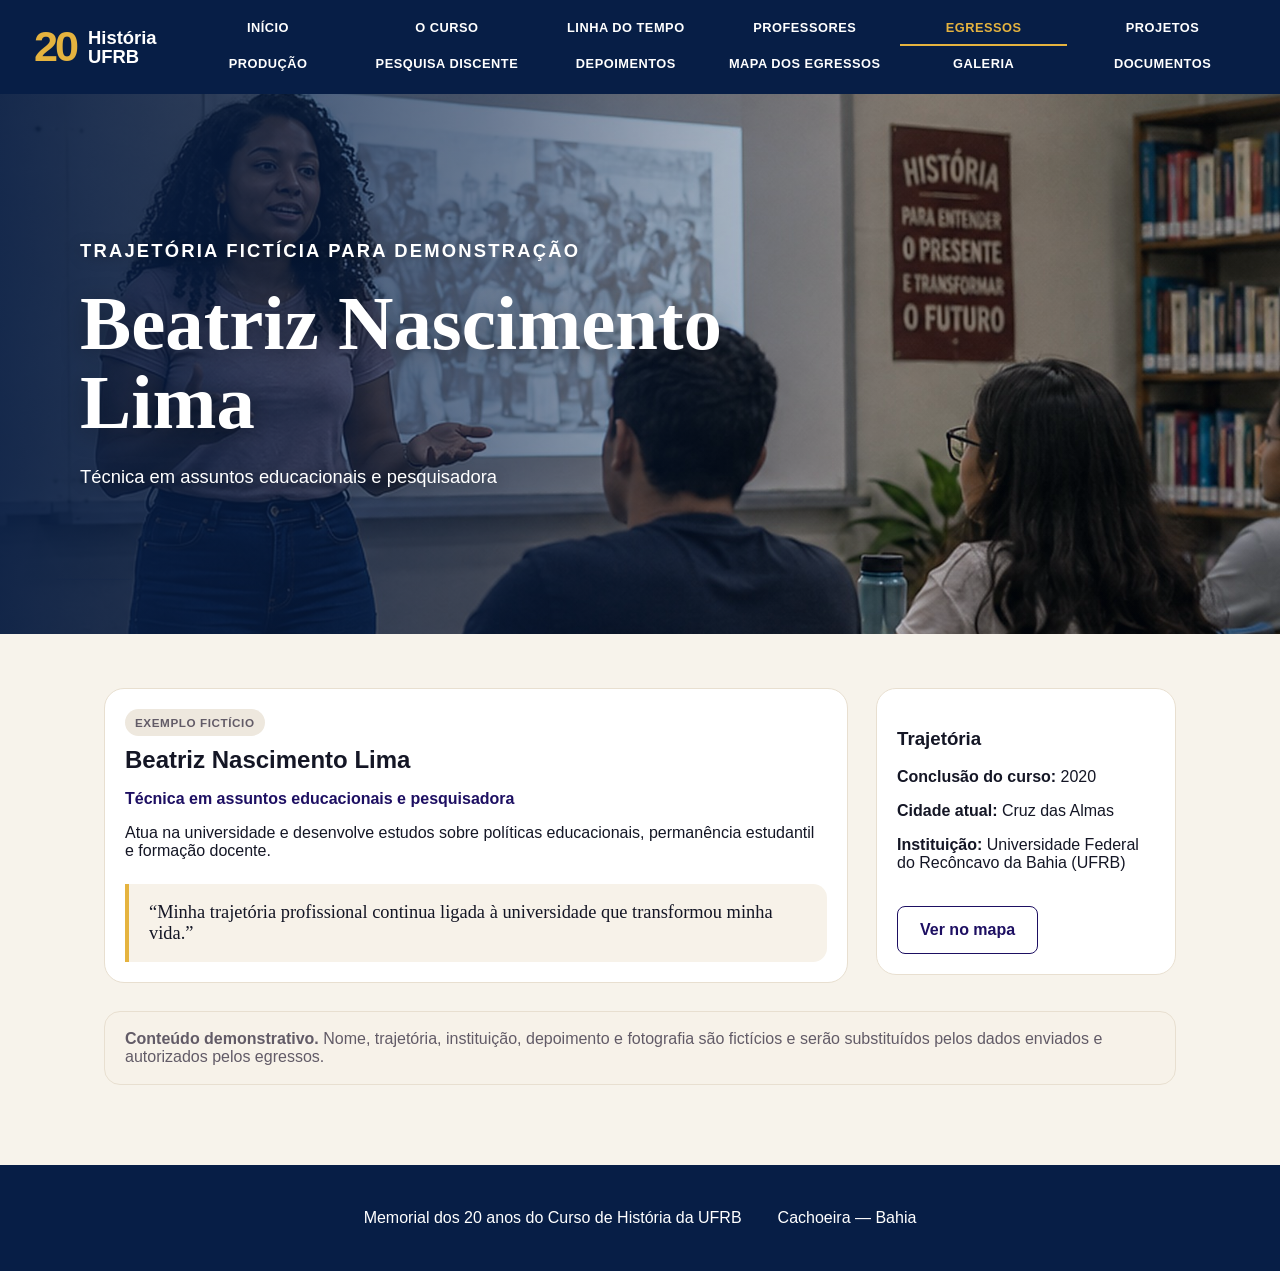
<file: pages/egresso-beatriz-nascimento.html>
<!DOCTYPE html><html lang="pt-BR"><head><meta charset="UTF-8"><meta name="viewport" content="width=device-width, initial-scale=1.0"><title>Beatriz Nascimento Lima | Memorial 20 anos</title><link rel="stylesheet" href="../style.css?v=41"></head><body>
<header class="topbar"><a class="logo" href="../index.html"><span class="mark">20</span><span>História<br>UFRB</span></a><button class="menu-button" aria-label="Abrir menu">☰</button><nav class="menu"><a href="../index.html">Início</a><a href="curso.html">O curso</a><a href="linha-do-tempo.html">Linha do tempo</a><a href="professores.html">Professores</a><a href="egressos.html" class="active">Egressos</a><a href="projetos.html">Projetos</a><a href="producao.html">Produção</a><a href="tccs.html">Pesquisa discente</a><a href="depoimentos.html">Depoimentos</a><a href="mapa.html">Mapa dos egressos</a><a href="galeria.html">Galeria</a><a href="documentos.html">Documentos</a></nav></header>
<section class="page-hero alumni-profile-hero" style="background-image:linear-gradient(90deg,rgba(7,30,70,.90) 0%,rgba(7,30,70,.58) 38%,rgba(7,30,70,.12) 72%),url('../assets/egresso-local-beatriz-nascimento.jpg')"><div class="page-hero-inner"><p class="eyebrow">Trajetória fictícia para demonstração</p><h1>Beatriz Nascimento Lima</h1><p>Técnica em assuntos educacionais e pesquisadora</p></div></section>
<main class="content"><section class="alumni-profile">
<div class="alumni-profile-main"><span class="person-status person-sample">Exemplo fictício</span><h2>Beatriz Nascimento Lima</h2><p class="alumni-role">Técnica em assuntos educacionais e pesquisadora</p><p>Atua na universidade e desenvolve estudos sobre políticas educacionais, permanência estudantil e formação docente.</p><blockquote>“Minha trajetória profissional continua ligada à universidade que transformou minha vida.”</blockquote></div>
<aside class="alumni-profile-data"><h3>Trajetória</h3><p><strong>Conclusão do curso:</strong> 2020</p><p><strong>Cidade atual:</strong> Cruz das Almas</p><p><strong>Instituição:</strong> Universidade Federal do Recôncavo da Bahia (UFRB)</p><a class="button-outline" href="mapa.html">Ver no mapa</a></aside>
</section><section class="notice"><strong>Conteúdo demonstrativo.</strong> Nome, trajetória, instituição, depoimento e fotografia são fictícios e serão substituídos pelos dados enviados e autorizados pelos egressos.</section></main>
<footer class="footer"><p>Memorial dos 20 anos do Curso de História da UFRB</p><p>Cachoeira — Bahia</p></footer><script src="../script.js?v=41"></script></body></html>
</file>
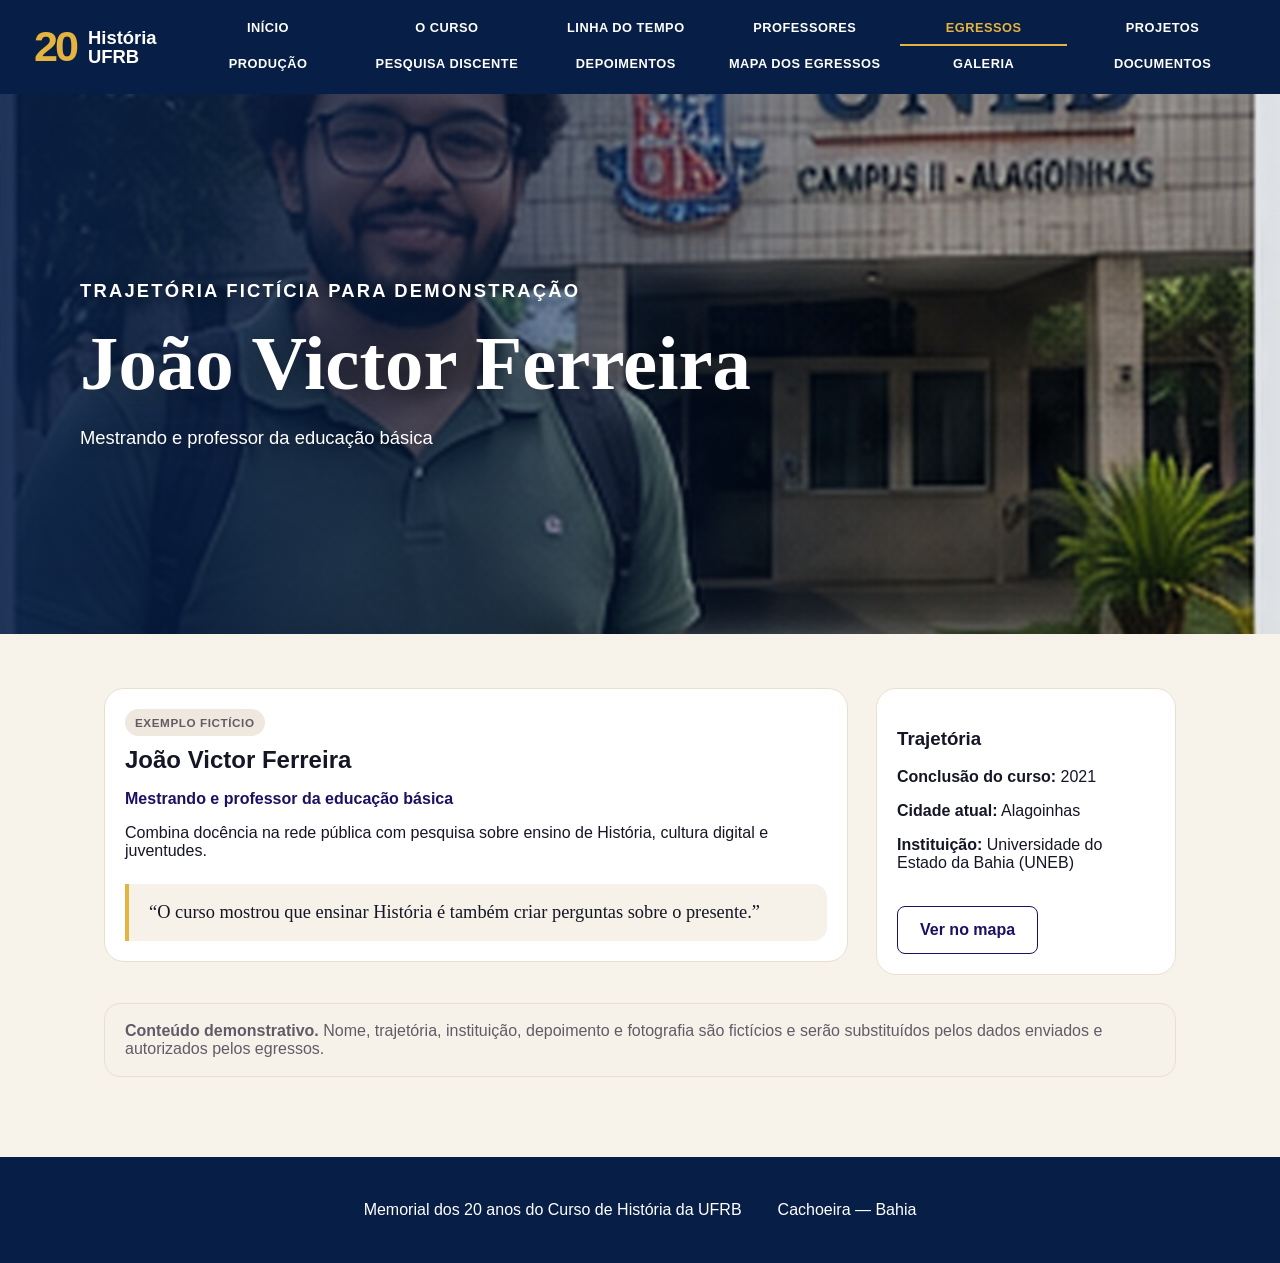
<file: pages/egresso-joao-victor.html>
<!DOCTYPE html><html lang="pt-BR"><head><meta charset="UTF-8"><meta name="viewport" content="width=device-width, initial-scale=1.0"><title>João Victor Ferreira | Memorial 20 anos</title><link rel="stylesheet" href="../style.css?v=41"></head><body>
<header class="topbar"><a class="logo" href="../index.html"><span class="mark">20</span><span>História<br>UFRB</span></a><button class="menu-button" aria-label="Abrir menu">☰</button><nav class="menu"><a href="../index.html">Início</a><a href="curso.html">O curso</a><a href="linha-do-tempo.html">Linha do tempo</a><a href="professores.html">Professores</a><a href="egressos.html" class="active">Egressos</a><a href="projetos.html">Projetos</a><a href="producao.html">Produção</a><a href="tccs.html">Pesquisa discente</a><a href="depoimentos.html">Depoimentos</a><a href="mapa.html">Mapa dos egressos</a><a href="galeria.html">Galeria</a><a href="documentos.html">Documentos</a></nav></header>
<section class="page-hero alumni-profile-hero" style="background-image:linear-gradient(90deg,rgba(7,30,70,.90) 0%,rgba(7,30,70,.58) 38%,rgba(7,30,70,.12) 72%),url('../assets/egresso-local-joao-victor.jpg')"><div class="page-hero-inner"><p class="eyebrow">Trajetória fictícia para demonstração</p><h1>João Victor Ferreira</h1><p>Mestrando e professor da educação básica</p></div></section>
<main class="content"><section class="alumni-profile">
<div class="alumni-profile-main"><span class="person-status person-sample">Exemplo fictício</span><h2>João Victor Ferreira</h2><p class="alumni-role">Mestrando e professor da educação básica</p><p>Combina docência na rede pública com pesquisa sobre ensino de História, cultura digital e juventudes.</p><blockquote>“O curso mostrou que ensinar História é também criar perguntas sobre o presente.”</blockquote></div>
<aside class="alumni-profile-data"><h3>Trajetória</h3><p><strong>Conclusão do curso:</strong> 2021</p><p><strong>Cidade atual:</strong> Alagoinhas</p><p><strong>Instituição:</strong> Universidade do Estado da Bahia (UNEB)</p><a class="button-outline" href="mapa.html">Ver no mapa</a></aside>
</section><section class="notice"><strong>Conteúdo demonstrativo.</strong> Nome, trajetória, instituição, depoimento e fotografia são fictícios e serão substituídos pelos dados enviados e autorizados pelos egressos.</section></main>
<footer class="footer"><p>Memorial dos 20 anos do Curso de História da UFRB</p><p>Cachoeira — Bahia</p></footer><script src="../script.js?v=41"></script></body></html>
</file>
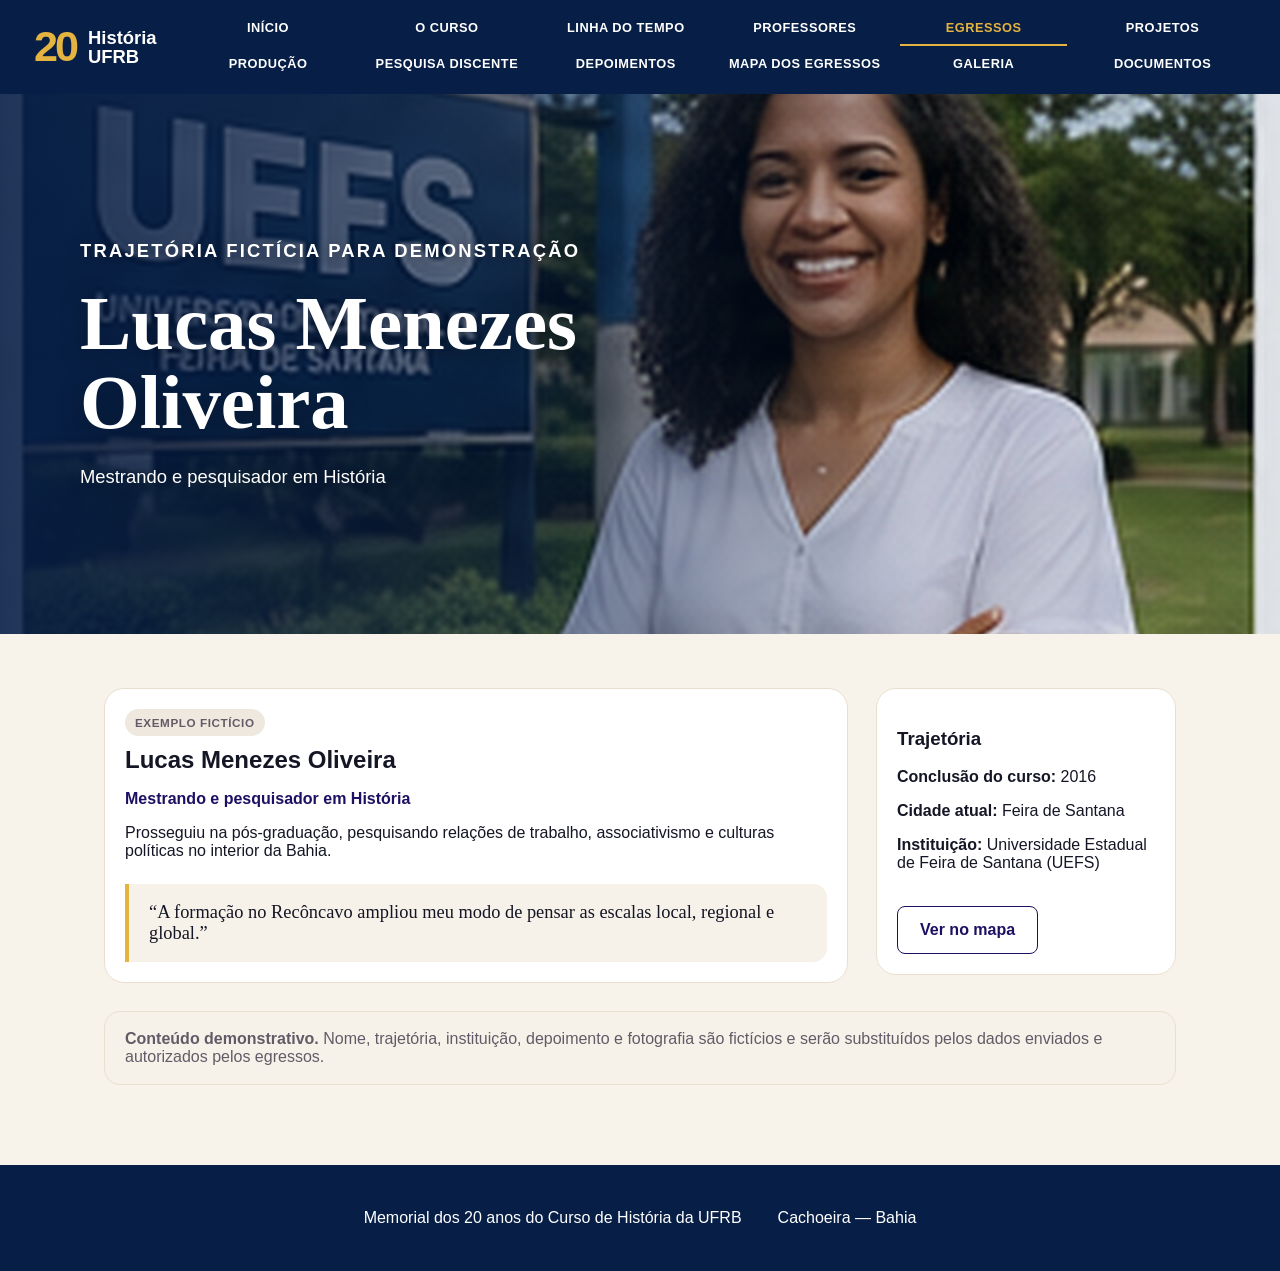
<file: pages/egresso-lucas-menezes.html>
<!DOCTYPE html><html lang="pt-BR"><head><meta charset="UTF-8"><meta name="viewport" content="width=device-width, initial-scale=1.0"><title>Lucas Menezes Oliveira | Memorial 20 anos</title><link rel="stylesheet" href="../style.css?v=41"></head><body>
<header class="topbar"><a class="logo" href="../index.html"><span class="mark">20</span><span>História<br>UFRB</span></a><button class="menu-button" aria-label="Abrir menu">☰</button><nav class="menu"><a href="../index.html">Início</a><a href="curso.html">O curso</a><a href="linha-do-tempo.html">Linha do tempo</a><a href="professores.html">Professores</a><a href="egressos.html" class="active">Egressos</a><a href="projetos.html">Projetos</a><a href="producao.html">Produção</a><a href="tccs.html">Pesquisa discente</a><a href="depoimentos.html">Depoimentos</a><a href="mapa.html">Mapa dos egressos</a><a href="galeria.html">Galeria</a><a href="documentos.html">Documentos</a></nav></header>
<section class="page-hero alumni-profile-hero" style="background-image:linear-gradient(90deg,rgba(7,30,70,.90) 0%,rgba(7,30,70,.58) 38%,rgba(7,30,70,.12) 72%),url('../assets/egresso-local-lucas-menezes.jpg')"><div class="page-hero-inner"><p class="eyebrow">Trajetória fictícia para demonstração</p><h1>Lucas Menezes Oliveira</h1><p>Mestrando e pesquisador em História</p></div></section>
<main class="content"><section class="alumni-profile">
<div class="alumni-profile-main"><span class="person-status person-sample">Exemplo fictício</span><h2>Lucas Menezes Oliveira</h2><p class="alumni-role">Mestrando e pesquisador em História</p><p>Prosseguiu na pós-graduação, pesquisando relações de trabalho, associativismo e culturas políticas no interior da Bahia.</p><blockquote>“A formação no Recôncavo ampliou meu modo de pensar as escalas local, regional e global.”</blockquote></div>
<aside class="alumni-profile-data"><h3>Trajetória</h3><p><strong>Conclusão do curso:</strong> 2016</p><p><strong>Cidade atual:</strong> Feira de Santana</p><p><strong>Instituição:</strong> Universidade Estadual de Feira de Santana (UEFS)</p><a class="button-outline" href="mapa.html">Ver no mapa</a></aside>
</section><section class="notice"><strong>Conteúdo demonstrativo.</strong> Nome, trajetória, instituição, depoimento e fotografia são fictícios e serão substituídos pelos dados enviados e autorizados pelos egressos.</section></main>
<footer class="footer"><p>Memorial dos 20 anos do Curso de História da UFRB</p><p>Cachoeira — Bahia</p></footer><script src="../script.js?v=41"></script></body></html>
</file>
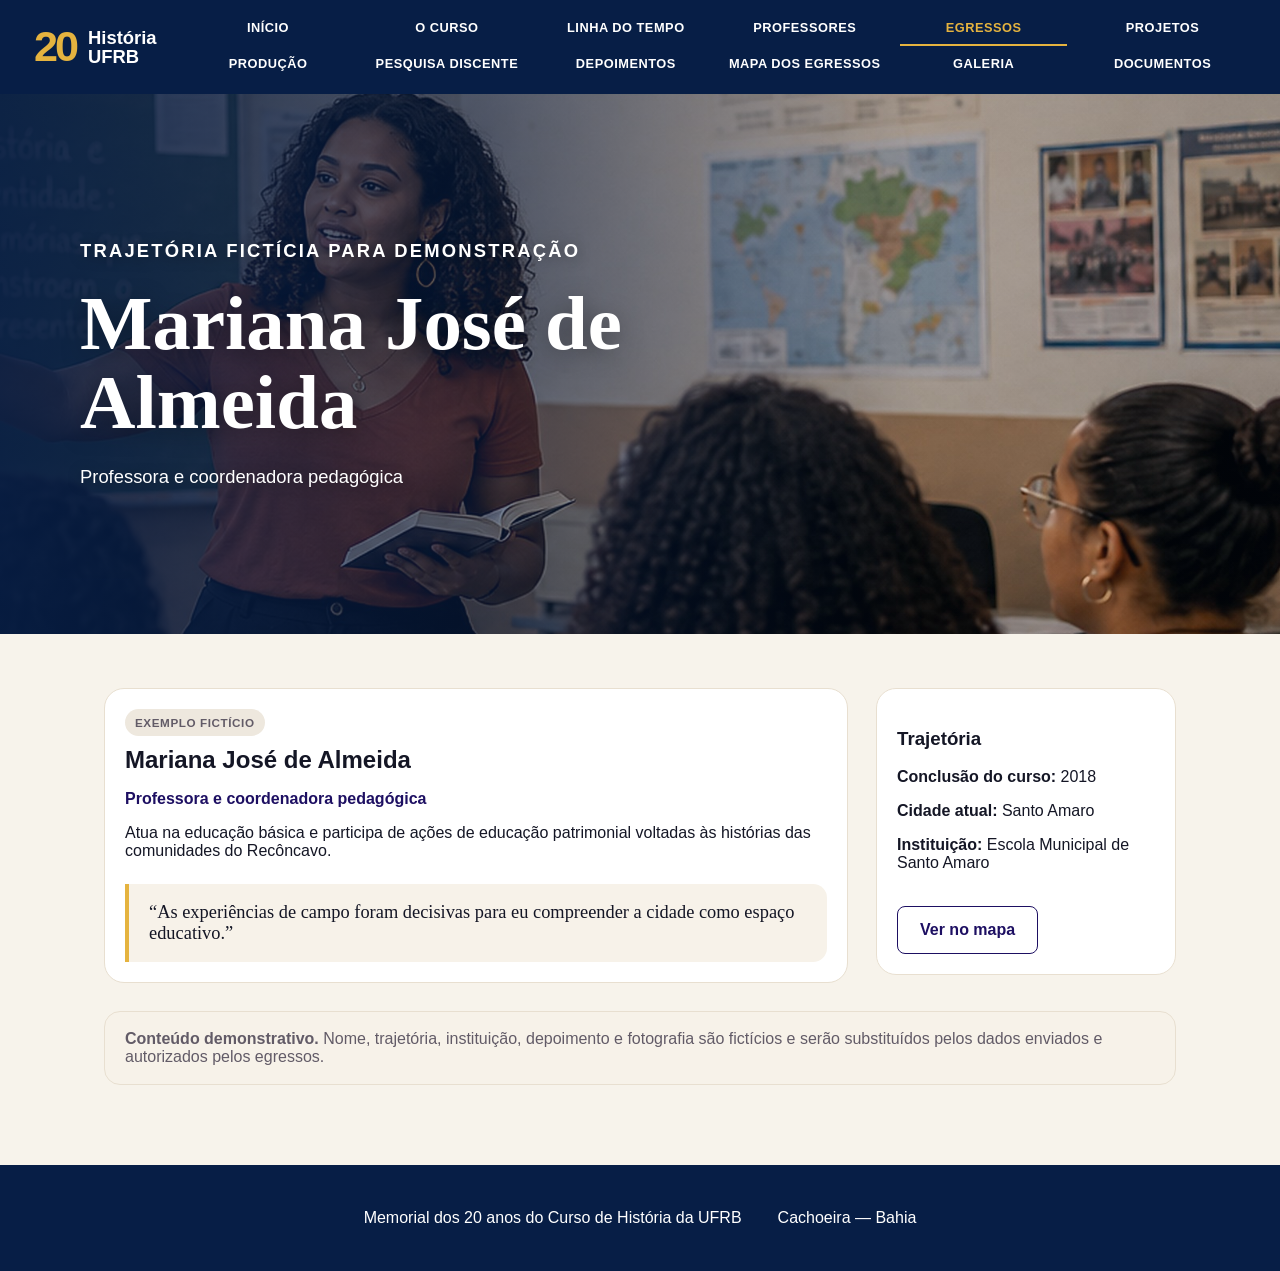
<file: pages/egresso-mariana-jose.html>
<!DOCTYPE html><html lang="pt-BR"><head><meta charset="UTF-8"><meta name="viewport" content="width=device-width, initial-scale=1.0"><title>Mariana José de Almeida | Memorial 20 anos</title><link rel="stylesheet" href="../style.css?v=41"></head><body>
<header class="topbar"><a class="logo" href="../index.html"><span class="mark">20</span><span>História<br>UFRB</span></a><button class="menu-button" aria-label="Abrir menu">☰</button><nav class="menu"><a href="../index.html">Início</a><a href="curso.html">O curso</a><a href="linha-do-tempo.html">Linha do tempo</a><a href="professores.html">Professores</a><a href="egressos.html" class="active">Egressos</a><a href="projetos.html">Projetos</a><a href="producao.html">Produção</a><a href="tccs.html">Pesquisa discente</a><a href="depoimentos.html">Depoimentos</a><a href="mapa.html">Mapa dos egressos</a><a href="galeria.html">Galeria</a><a href="documentos.html">Documentos</a></nav></header>
<section class="page-hero alumni-profile-hero" style="background-image:linear-gradient(90deg,rgba(7,30,70,.90) 0%,rgba(7,30,70,.58) 38%,rgba(7,30,70,.12) 72%),url('../assets/egresso-local-mariana-jose.jpg')"><div class="page-hero-inner"><p class="eyebrow">Trajetória fictícia para demonstração</p><h1>Mariana José de Almeida</h1><p>Professora e coordenadora pedagógica</p></div></section>
<main class="content"><section class="alumni-profile">
<div class="alumni-profile-main"><span class="person-status person-sample">Exemplo fictício</span><h2>Mariana José de Almeida</h2><p class="alumni-role">Professora e coordenadora pedagógica</p><p>Atua na educação básica e participa de ações de educação patrimonial voltadas às histórias das comunidades do Recôncavo.</p><blockquote>“As experiências de campo foram decisivas para eu compreender a cidade como espaço educativo.”</blockquote></div>
<aside class="alumni-profile-data"><h3>Trajetória</h3><p><strong>Conclusão do curso:</strong> 2018</p><p><strong>Cidade atual:</strong> Santo Amaro</p><p><strong>Instituição:</strong> Escola Municipal de Santo Amaro</p><a class="button-outline" href="mapa.html">Ver no mapa</a></aside>
</section><section class="notice"><strong>Conteúdo demonstrativo.</strong> Nome, trajetória, instituição, depoimento e fotografia são fictícios e serão substituídos pelos dados enviados e autorizados pelos egressos.</section></main>
<footer class="footer"><p>Memorial dos 20 anos do Curso de História da UFRB</p><p>Cachoeira — Bahia</p></footer><script src="../script.js?v=41"></script></body></html>
</file>
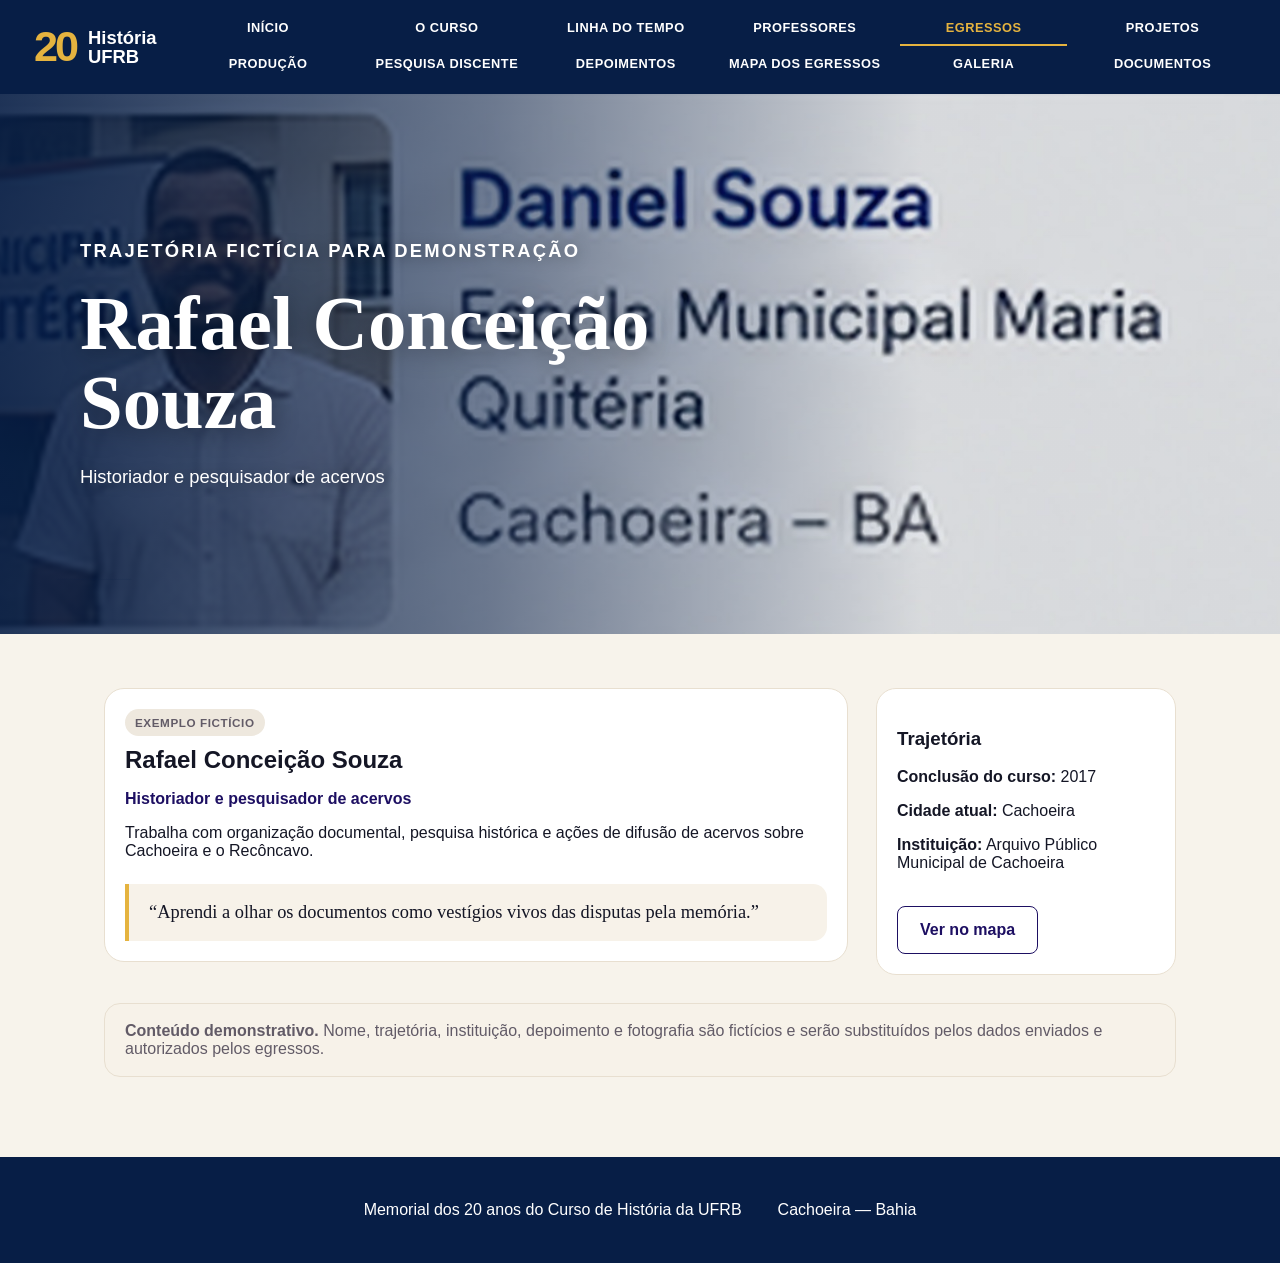
<file: pages/egresso-rafael-conceicao.html>
<!DOCTYPE html><html lang="pt-BR"><head><meta charset="UTF-8"><meta name="viewport" content="width=device-width, initial-scale=1.0"><title>Rafael Conceição Souza | Memorial 20 anos</title><link rel="stylesheet" href="../style.css?v=41"></head><body>
<header class="topbar"><a class="logo" href="../index.html"><span class="mark">20</span><span>História<br>UFRB</span></a><button class="menu-button" aria-label="Abrir menu">☰</button><nav class="menu"><a href="../index.html">Início</a><a href="curso.html">O curso</a><a href="linha-do-tempo.html">Linha do tempo</a><a href="professores.html">Professores</a><a href="egressos.html" class="active">Egressos</a><a href="projetos.html">Projetos</a><a href="producao.html">Produção</a><a href="tccs.html">Pesquisa discente</a><a href="depoimentos.html">Depoimentos</a><a href="mapa.html">Mapa dos egressos</a><a href="galeria.html">Galeria</a><a href="documentos.html">Documentos</a></nav></header>
<section class="page-hero alumni-profile-hero" style="background-image:linear-gradient(90deg,rgba(7,30,70,.90) 0%,rgba(7,30,70,.58) 38%,rgba(7,30,70,.12) 72%),url('../assets/egresso-local-rafael-conceicao.jpg')"><div class="page-hero-inner"><p class="eyebrow">Trajetória fictícia para demonstração</p><h1>Rafael Conceição Souza</h1><p>Historiador e pesquisador de acervos</p></div></section>
<main class="content"><section class="alumni-profile">
<div class="alumni-profile-main"><span class="person-status person-sample">Exemplo fictício</span><h2>Rafael Conceição Souza</h2><p class="alumni-role">Historiador e pesquisador de acervos</p><p>Trabalha com organização documental, pesquisa histórica e ações de difusão de acervos sobre Cachoeira e o Recôncavo.</p><blockquote>“Aprendi a olhar os documentos como vestígios vivos das disputas pela memória.”</blockquote></div>
<aside class="alumni-profile-data"><h3>Trajetória</h3><p><strong>Conclusão do curso:</strong> 2017</p><p><strong>Cidade atual:</strong> Cachoeira</p><p><strong>Instituição:</strong> Arquivo Público Municipal de Cachoeira</p><a class="button-outline" href="mapa.html">Ver no mapa</a></aside>
</section><section class="notice"><strong>Conteúdo demonstrativo.</strong> Nome, trajetória, instituição, depoimento e fotografia são fictícios e serão substituídos pelos dados enviados e autorizados pelos egressos.</section></main>
<footer class="footer"><p>Memorial dos 20 anos do Curso de História da UFRB</p><p>Cachoeira — Bahia</p></footer><script src="../script.js?v=41"></script></body></html>
</file>
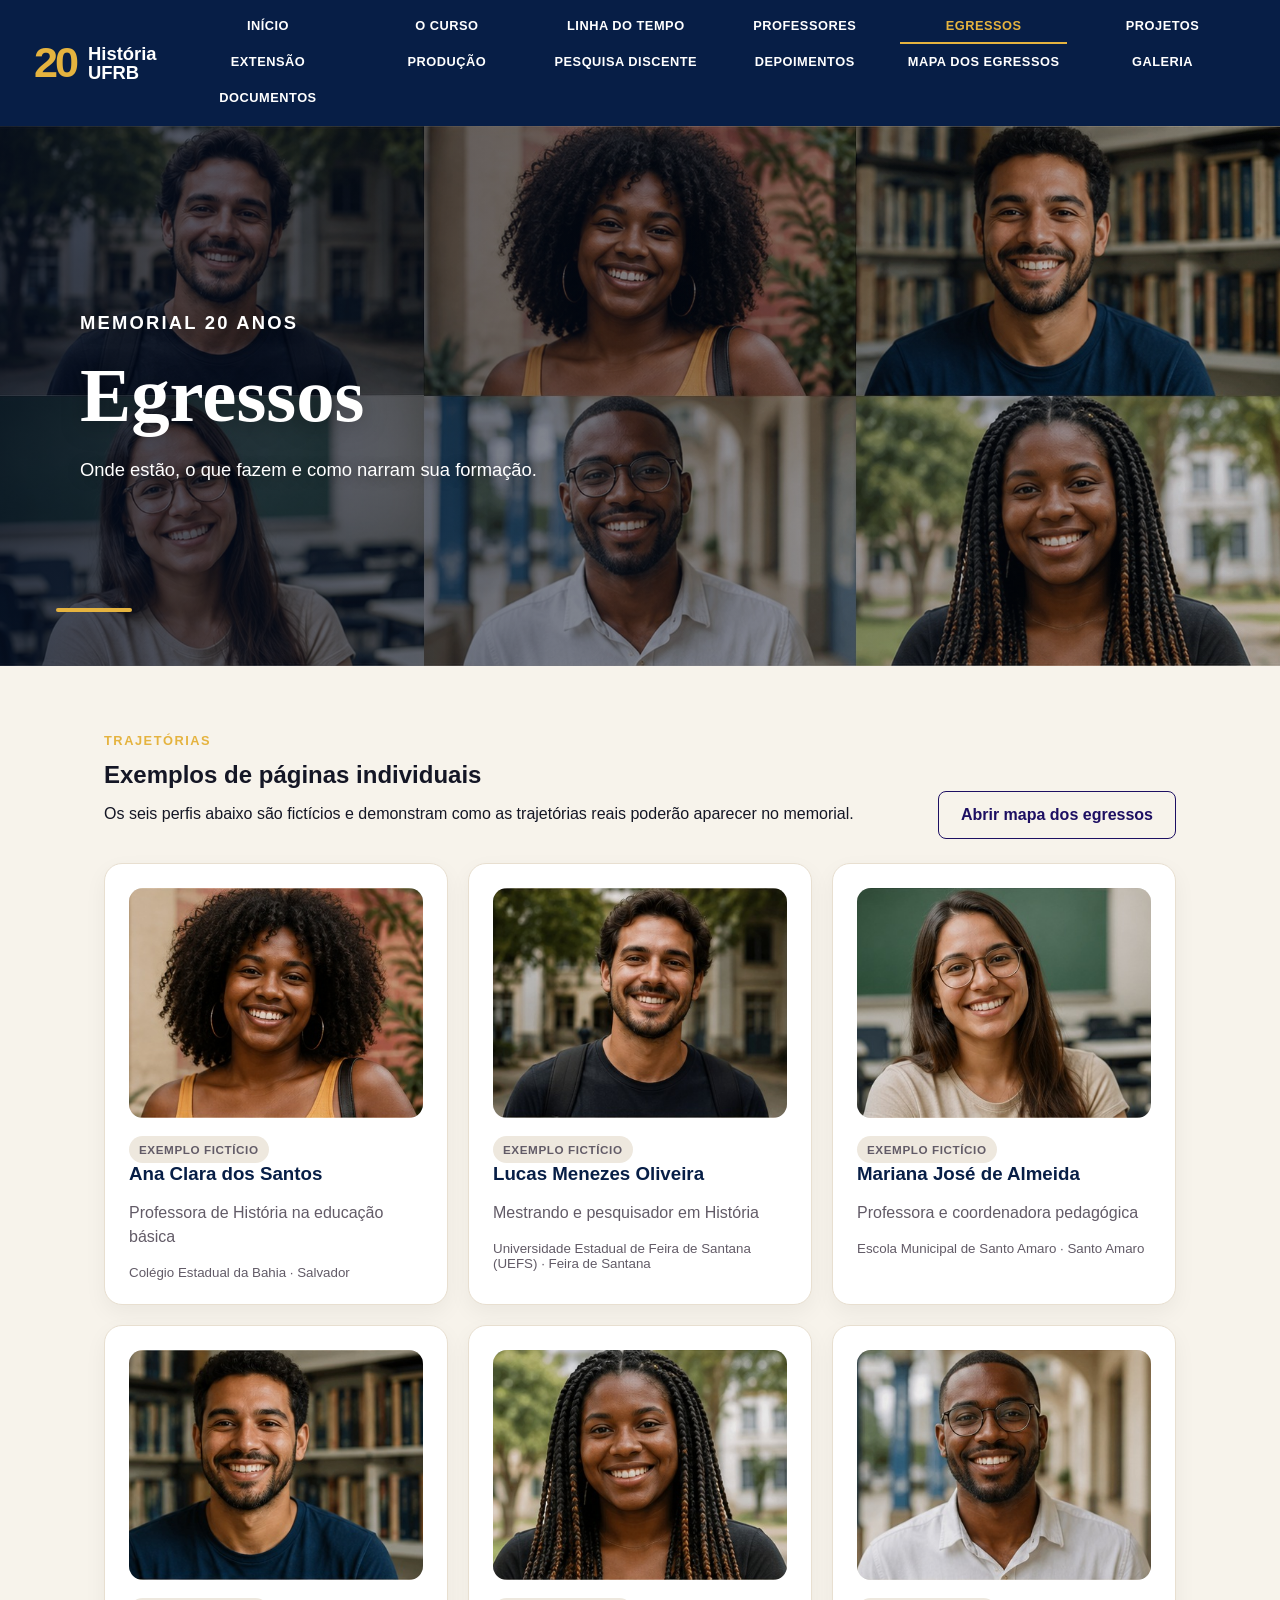
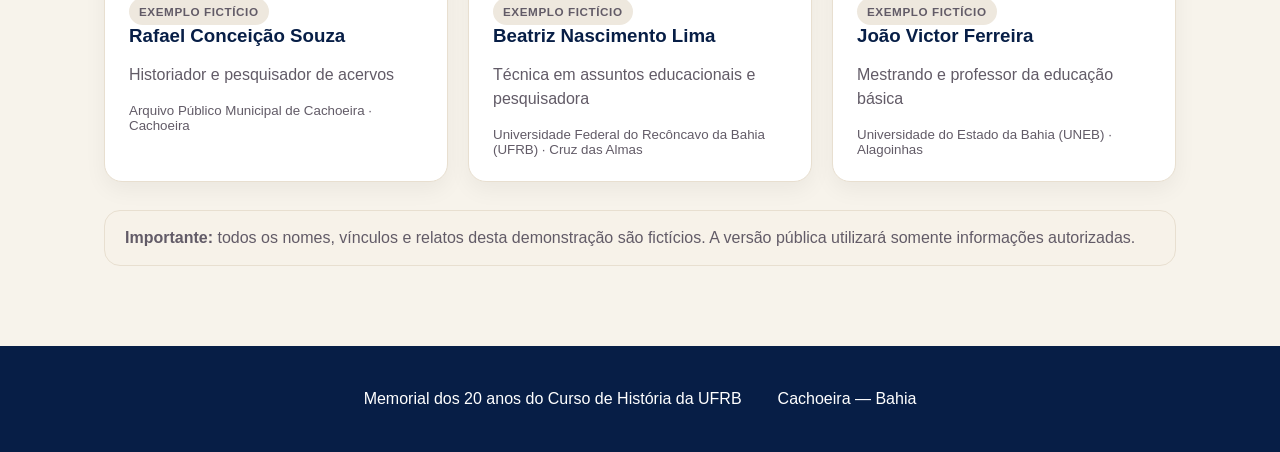
<file: pages/egressos.html>
<!DOCTYPE html><html lang="pt-BR"><head><meta charset="UTF-8"><meta name="viewport" content="width=device-width, initial-scale=1.0"><title>Egressos | Memorial 20 anos</title><link rel="stylesheet" href="../style.css?v=41"></head><body><header class="topbar"><a class="logo" href="../index.html"><span class="mark">20</span><span>História<br>UFRB</span></a><button class="menu-button" aria-label="Abrir menu">☰</button><nav class="menu"><a href="../index.html">Início</a><a href="curso.html">O curso</a><a href="linha-do-tempo.html">Linha do tempo</a><a href="professores.html">Professores</a><a href="egressos.html" class="active">Egressos</a><a href="projetos.html">Projetos</a><a href="extensao.html">Extensão</a><a href="producao.html">Produção</a><a href="tccs.html">Pesquisa discente</a><a href="depoimentos.html">Depoimentos</a><a href="mapa.html">Mapa dos egressos</a><a href="galeria.html">Galeria</a><a href="documentos.html">Documentos</a></nav></header><section class="page-hero hero-egressos"><div class="page-hero-inner"><p class="eyebrow">Memorial 20 anos</p><h1>Egressos</h1><p>Onde estão, o que fazem e como narram sua formação.</p></div></section><main class="content"><div class="section-heading"><div><p class="eyebrow">Trajetórias</p><h2>Exemplos de páginas individuais</h2><p>Os seis perfis abaixo são fictícios e demonstram como as trajetórias reais poderão aparecer no memorial.</p></div><a class="button-outline" href="mapa.html">Abrir mapa dos egressos</a></div><div class="grid alumni-grid"><a class="card alumni-card" href="egresso-ana-clara.html"><img src="../assets/egresso-ficticio-2.jpg" alt="Retrato fictício de Ana Clara dos Santos"><span class="person-status person-sample">Exemplo fictício</span><h3>Ana Clara dos Santos</h3><p>Professora de História na educação básica</p><small>Colégio Estadual da Bahia · Salvador</small></a><a class="card alumni-card" href="egresso-lucas-menezes.html"><img src="../assets/egresso-ficticio-1.jpg" alt="Retrato fictício de Lucas Menezes Oliveira"><span class="person-status person-sample">Exemplo fictício</span><h3>Lucas Menezes Oliveira</h3><p>Mestrando e pesquisador em História</p><small>Universidade Estadual de Feira de Santana (UEFS) · Feira de Santana</small></a><a class="card alumni-card" href="egresso-mariana-jose.html"><img src="../assets/egresso-ficticio-4.jpg" alt="Retrato fictício de Mariana José de Almeida"><span class="person-status person-sample">Exemplo fictício</span><h3>Mariana José de Almeida</h3><p>Professora e coordenadora pedagógica</p><small>Escola Municipal de Santo Amaro · Santo Amaro</small></a><a class="card alumni-card" href="egresso-rafael-conceicao.html"><img src="../assets/egresso-ficticio-3.jpg" alt="Retrato fictício de Rafael Conceição Souza"><span class="person-status person-sample">Exemplo fictício</span><h3>Rafael Conceição Souza</h3><p>Historiador e pesquisador de acervos</p><small>Arquivo Público Municipal de Cachoeira · Cachoeira</small></a><a class="card alumni-card" href="egresso-beatriz-nascimento.html"><img src="../assets/egresso-ficticio-6.jpg" alt="Retrato fictício de Beatriz Nascimento Lima"><span class="person-status person-sample">Exemplo fictício</span><h3>Beatriz Nascimento Lima</h3><p>Técnica em assuntos educacionais e pesquisadora</p><small>Universidade Federal do Recôncavo da Bahia (UFRB) · Cruz das Almas</small></a><a class="card alumni-card" href="egresso-joao-victor.html"><img src="../assets/egresso-ficticio-5.jpg" alt="Retrato fictício de João Victor Ferreira"><span class="person-status person-sample">Exemplo fictício</span><h3>João Victor Ferreira</h3><p>Mestrando e professor da educação básica</p><small>Universidade do Estado da Bahia (UNEB) · Alagoinhas</small></a></div><section class="notice"><strong>Importante:</strong> todos os nomes, vínculos e relatos desta demonstração são fictícios. A versão pública utilizará somente informações autorizadas.</section></main><footer class="footer"><p>Memorial dos 20 anos do Curso de História da UFRB</p><p>Cachoeira — Bahia</p></footer><script src="../script.js?v=41"></script></body></html>
</file>
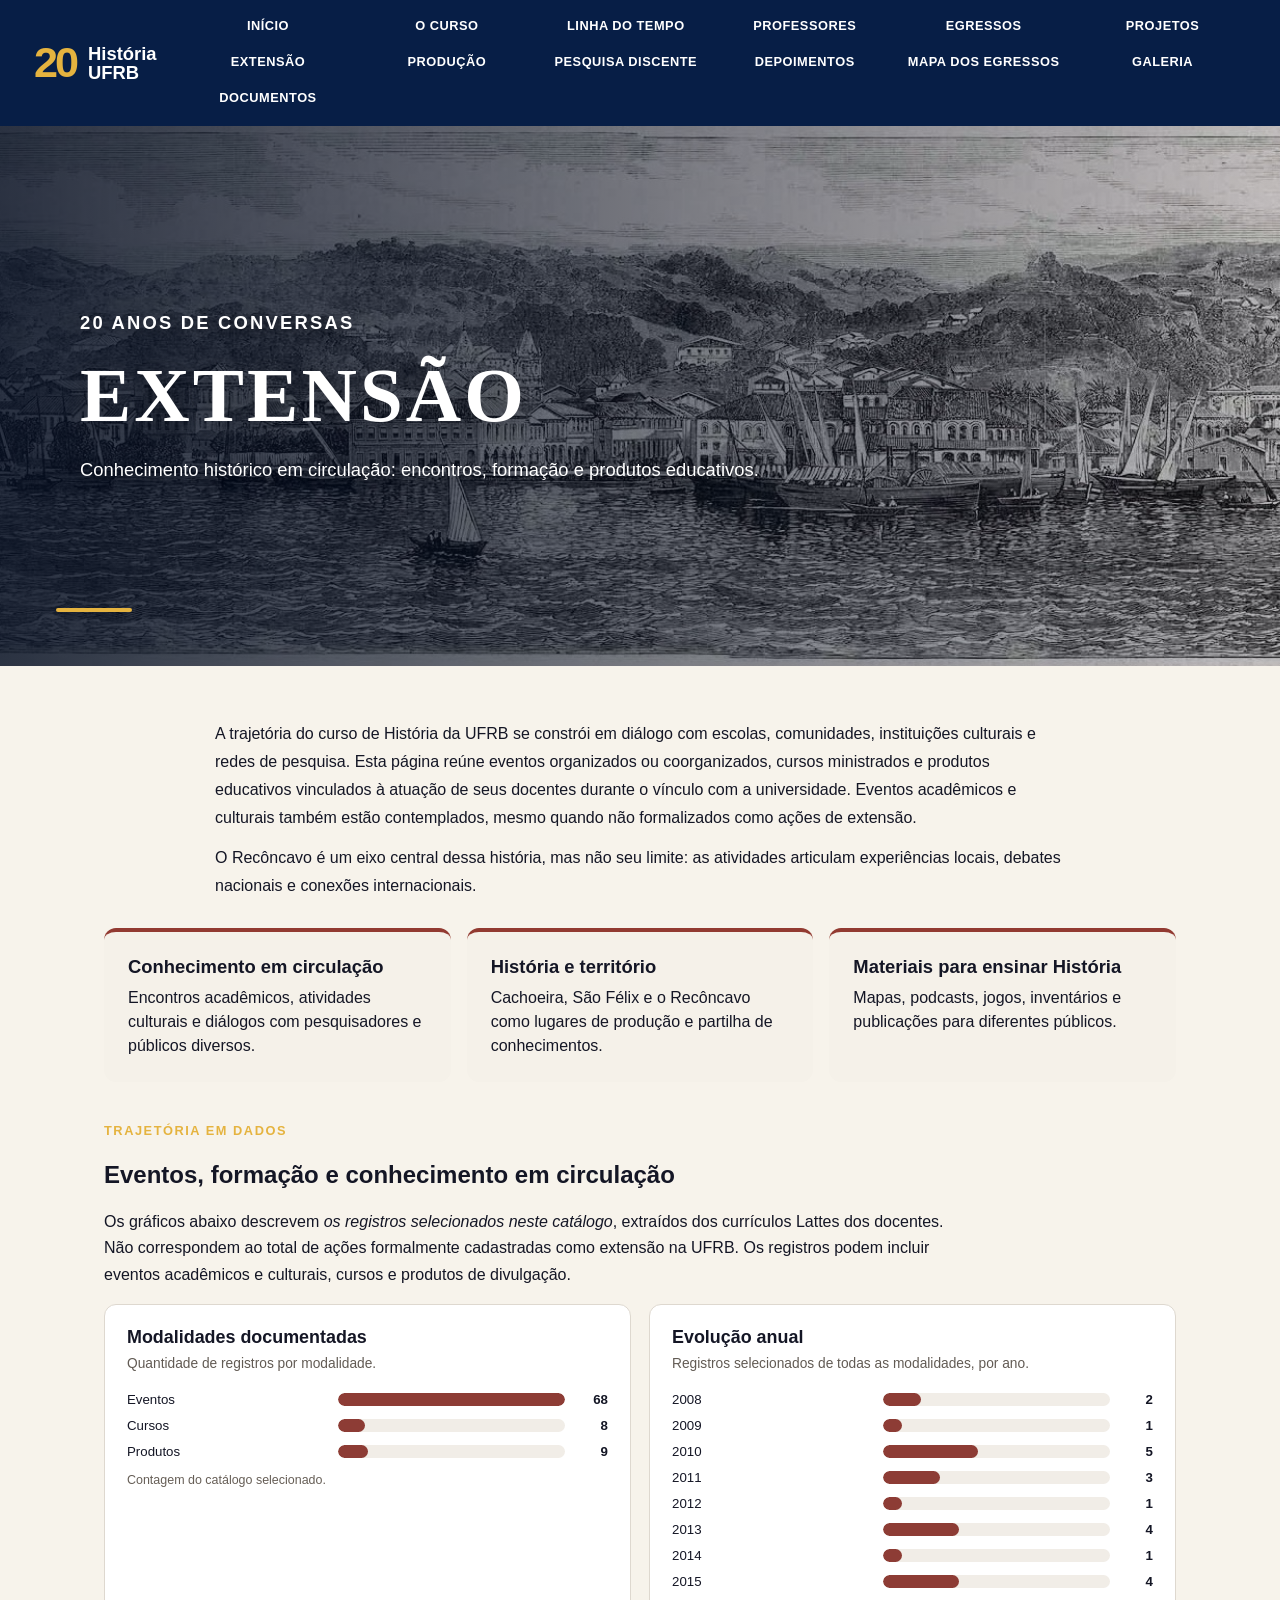
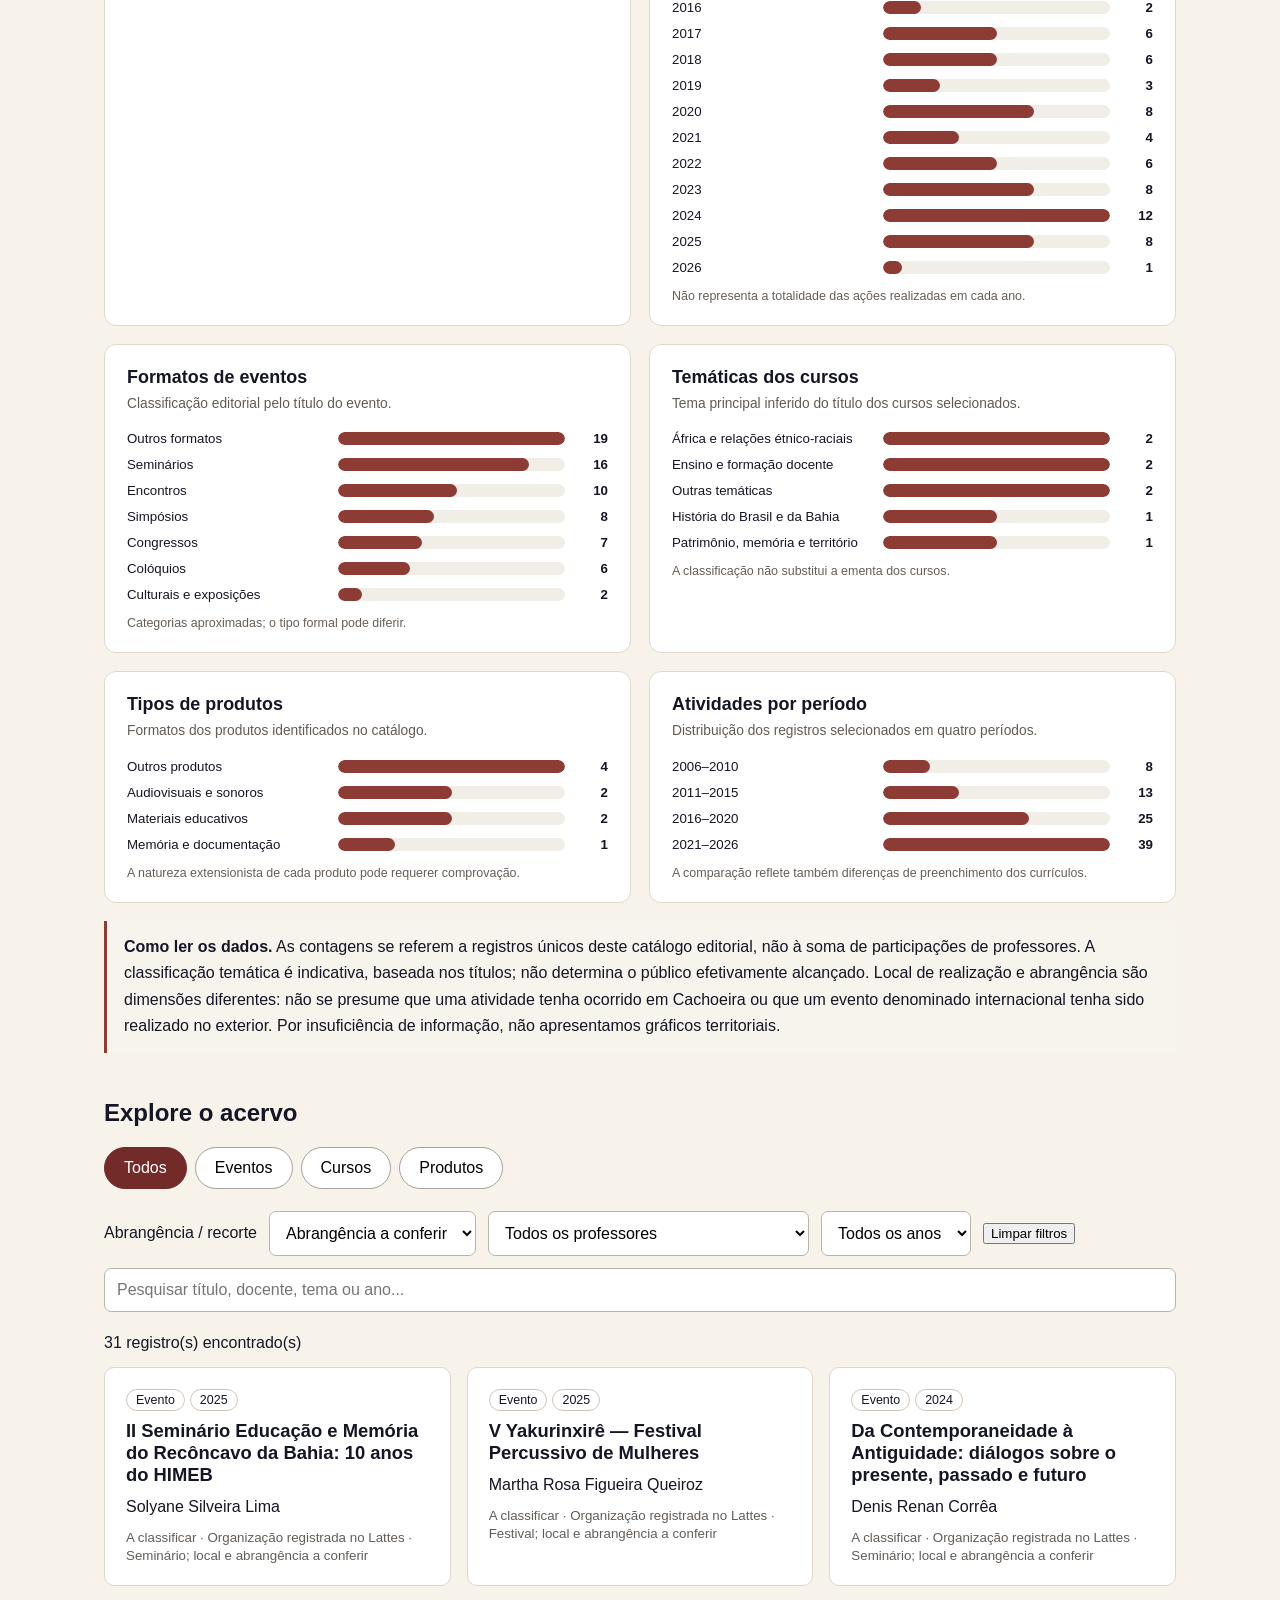
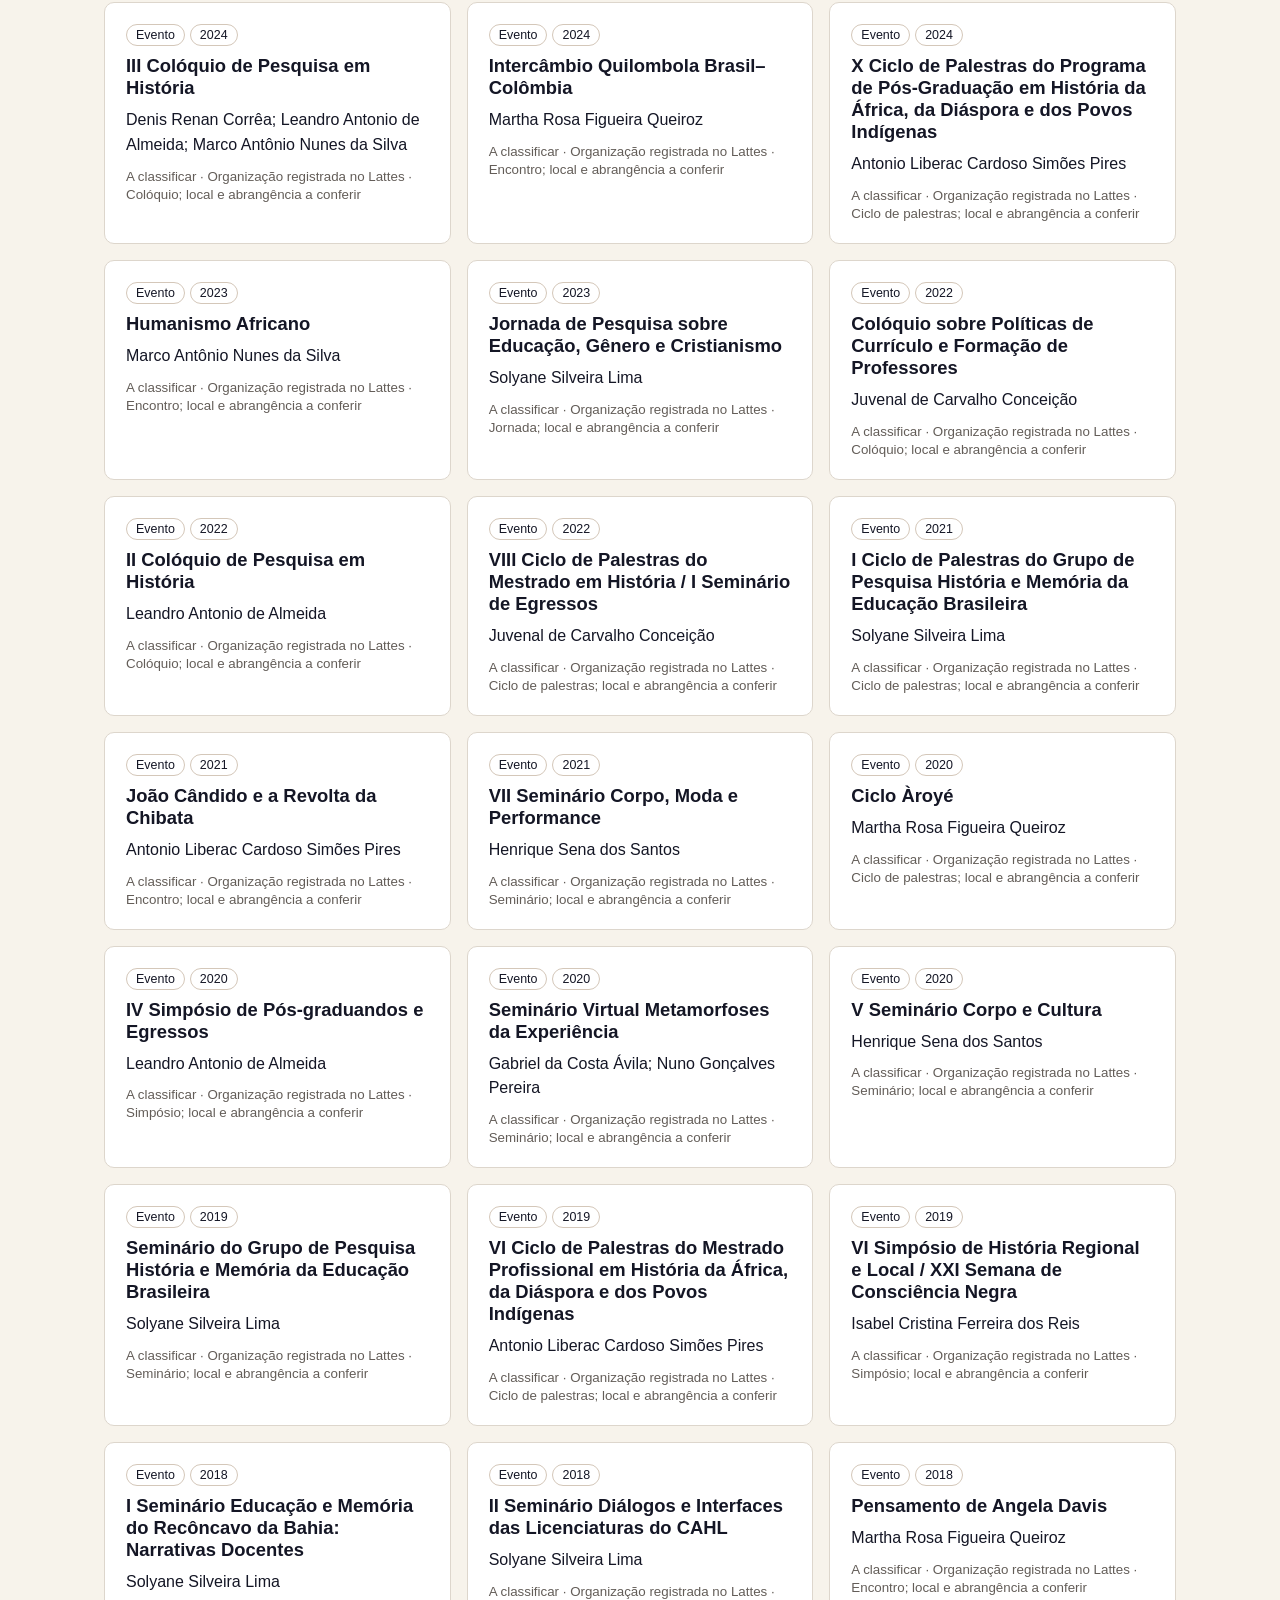
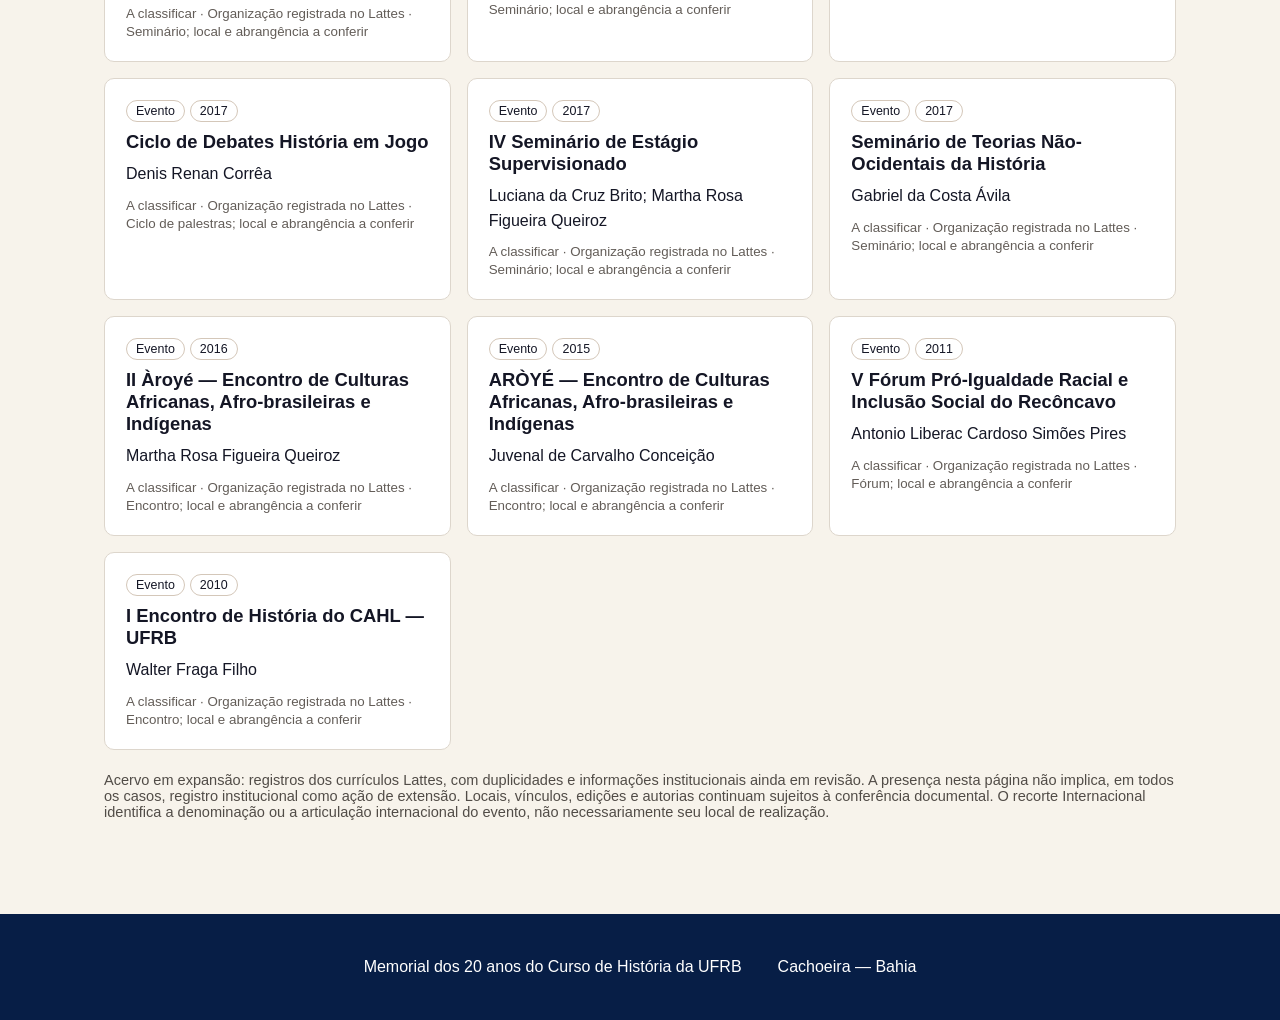
<file: pages/extensao.html>
<!DOCTYPE html><html lang="pt-BR"><head><meta charset="UTF-8"><meta name="viewport" content="width=device-width, initial-scale=1"><title>Extensão | Memorial 20 anos</title><link rel="stylesheet" href="../style.css?v=45"><style>
.extension-intro{max-width:850px;margin:0 auto 28px;line-height:1.75}.extension-intro p{margin:0 0 12px}.extension-highlights{display:grid;grid-template-columns:repeat(3,minmax(0,1fr));gap:16px;margin:25px 0 35px}.extension-highlights article{padding:24px;background:#f5f1e9;border-radius:12px;border-top:4px solid #923a31}.extension-highlights h2{font-size:1.15rem;margin:0 0 8px}.extension-highlights p{margin:0;line-height:1.5}.extension-tools{display:flex;flex-wrap:wrap;gap:12px;align-items:center;margin:22px 0}.extension-tools input,.extension-tools select{padding:12px;border:1px solid #b8b4ac;border-radius:7px;background:white;max-width:100%;font:inherit}.extension-tools input{flex:1;min-width:210px}.extension-tabs{display:flex;flex-wrap:wrap;gap:8px;margin:20px 0}.extension-tabs button{cursor:pointer;padding:11px 19px;border:1px solid #a7a09a;border-radius:30px;background:white;font:inherit}.extension-tabs button[aria-pressed=true]{background:#722b29;color:white;border-color:#722b29}.extension-grid{display:grid;grid-template-columns:repeat(auto-fit,minmax(270px,1fr));gap:16px}.extension-item{padding:21px;border:1px solid #ddd6cc;border-radius:10px;background:#fff}.extension-item h3{font-size:1.15rem;margin:9px 0}.extension-item p{line-height:1.55;margin:9px 0}.extension-item small{color:#635d58}.extension-tag{display:inline-block;border:1px solid #d4c7b9;border-radius:20px;padding:3px 9px;font-size:.78rem;margin-right:5px}.extension-note{font-size:.91rem;color:#514c47;margin-top:22px}.extension-count{margin:15px 0}@media(max-width:700px){.extension-highlights{grid-template-columns:1fr}}</style><style>
.ext-data{margin:38px 0 46px}.ext-data>p{max-width:850px;line-height:1.65}.ext-charts{display:grid;grid-template-columns:repeat(2,minmax(0,1fr));gap:18px}.ext-chart{background:#fff;border:1px solid #ded8cf;border-radius:12px;padding:22px;min-width:0}.ext-chart h3{margin:0 0 6px;font-size:1.12rem}.ext-chart>p{font-size:.86rem;color:#625b54;line-height:1.5;margin:0 0 17px}.ext-bar{display:grid;grid-template-columns:minmax(100px,42%) 1fr 34px;align-items:center;gap:9px;margin:11px 0;font-size:.83rem}.ext-bar-label{overflow-wrap:anywhere}.ext-bar-track{height:13px;background:#f1ede7;border-radius:20px;overflow:hidden}.ext-bar-fill{height:100%;background:#8d3c35;border-radius:20px}.ext-bar strong{text-align:right;font-variant-numeric:tabular-nums}.ext-chart-note{font-size:.78rem;color:#665e56;margin-top:14px}.ext-chart-empty{color:#665e56}.ext-method{border-left:3px solid #8d3c35;padding:13px 17px;background:#f7f3ed;line-height:1.65;margin-top:18px}@media(max-width:760px){.ext-charts{grid-template-columns:1fr}.ext-chart{padding:16px}}
</style></head><body>
<header class="topbar"><a class="logo" href="../index.html"><span class="mark">20</span><span>História<br>UFRB</span></a><button class="menu-button" aria-label="Abrir menu">☰</button><nav class="menu"><a href="../index.html">Início</a><a href="curso.html">O curso</a><a href="linha-do-tempo.html">Linha do tempo</a><a href="professores.html">Professores</a><a href="egressos.html">Egressos</a><a href="projetos.html">Projetos</a><a href="extensao.html" aria-current="page">Extensão</a><a href="producao.html">Produção</a><a href="tccs.html">Pesquisa discente</a><a href="depoimentos.html">Depoimentos</a><a href="mapa.html">Mapa dos egressos</a><a href="galeria.html">Galeria</a><a href="documentos.html">Documentos</a></nav></header>
<section class="page-hero hero-projetos"><div class="page-hero-inner"><p class="eyebrow">20 anos de conversas</p><h1>Extensão</h1><p>Conhecimento histórico em circulação: encontros, formação e produtos educativos.</p></div></section>
<main class="content"><section class="extension-intro"><p>A trajetória do curso de História da UFRB se constrói em diálogo com escolas, comunidades, instituições culturais e redes de pesquisa. Esta página reúne eventos organizados ou coorganizados, cursos ministrados e produtos educativos vinculados à atuação de seus docentes durante o vínculo com a universidade. Eventos acadêmicos e culturais também estão contemplados, mesmo quando não formalizados como ações de extensão.</p><p>O Recôncavo é um eixo central dessa história, mas não seu limite: as atividades articulam experiências locais, debates nacionais e conexões internacionais.</p></section>
<section class="extension-highlights" aria-label="Eixos curatoriais"><article><h2>Conhecimento em circulação</h2><p>Encontros acadêmicos, atividades culturais e diálogos com pesquisadores e públicos diversos.</p></article><article><h2>História e território</h2><p>Cachoeira, São Félix e o Recôncavo como lugares de produção e partilha de conhecimentos.</p></article><article><h2>Materiais para ensinar História</h2><p>Mapas, podcasts, jogos, inventários e publicações para diferentes públicos.</p></article></section>
<section class="ext-data" aria-labelledby="ext-data-title"><p class="eyebrow">Trajetória em dados</p><h2 id="ext-data-title">Eventos, formação e conhecimento em circulação</h2><p>Os gráficos abaixo descrevem <em>os registros selecionados neste catálogo</em>, extraídos dos currículos Lattes dos docentes. Não correspondem ao total de ações formalmente cadastradas como extensão na UFRB. Os registros podem incluir eventos acadêmicos e culturais, cursos e produtos de divulgação.</p><div class="ext-charts" id="extCharts" aria-label="Seis gráficos sobre as atividades documentadas"></div><div class="ext-method"><strong>Como ler os dados.</strong> As contagens se referem a registros únicos deste catálogo editorial, não à soma de participações de professores. A classificação temática é indicativa, baseada nos títulos; não determina o público efetivamente alcançado. Local de realização e abrangência são dimensões diferentes: não se presume que uma atividade tenha ocorrido em Cachoeira ou que um evento denominado internacional tenha sido realizado no exterior. Por insuficiência de informação, não apresentamos gráficos territoriais.</div></section><section aria-label="Catálogo de extensão"><h2>Explore o acervo</h2><div class="extension-tabs" role="group" aria-label="Categorias"><button type="button" data-category="Todos" aria-pressed="true">Todos</button><button type="button" data-category="Evento" aria-pressed="false">Eventos</button><button type="button" data-category="Curso" aria-pressed="false">Cursos</button><button type="button" data-category="Produto" aria-pressed="false">Produtos</button></div>
<div class="extension-tools"><label for="extensionRegion">Abrangência / recorte</label><select id="extensionRegion"><option value="A classificar">Abrangência a conferir</option><option value="Nacional">Nacional</option><option value="Estadual">Estadual</option><option value="Todos">Todos os recortes</option><option value="Recôncavo">Recôncavo</option><option value="UFRB e Cachoeira">UFRB e Cachoeira</option><option value="Brasil e conexões">Brasil e conexões</option><option value="Internacional">Internacional</option></select><select id="extensionProfessor" aria-label="Filtrar por professor"><option value="Todos">Todos os professores</option></select><select id="extensionYear" aria-label="Filtrar por ano"><option value="Todos">Todos os anos</option></select><button type="button" id="extensionReset">Limpar filtros</button><input type="search" id="extensionSearch" aria-label="Pesquisar no acervo" placeholder="Pesquisar título, docente, tema ou ano..."></div><p class="extension-count" id="extensionCount" aria-live="polite"></p><div class="extension-grid" id="extensionGrid"></div><p class="extension-note">Acervo em expansão: registros dos currículos Lattes, com duplicidades e informações institucionais ainda em revisão. A presença nesta página não implica, em todos os casos, registro institucional como ação de extensão. Locais, vínculos, edições e autorias continuam sujeitos à conferência documental. O recorte Internacional identifica a denominação ou a articulação internacional do evento, não necessariamente seu local de realização.</p></section></main><footer class="footer"><p>Memorial dos 20 anos do Curso de História da UFRB</p><p>Cachoeira — Bahia</p></footer><script src="../script.js?v=45"></script><script>
const items=[["Evento","2026","XI Encontro Internacional de História Colonial","Camila Fernanda Guimarães Santiago; Marco Antônio Nunes da Silva","Internacional","Organização; Cachoeira (BA), 2026"],["Produto","2025","Álbum sobre trabalho infantil na fábrica de charutos Dannemann","Leandro Antonio de Almeida","Recôncavo","Orientação e revisão de produção estudantil"],["Curso","2025","Caminhos para produção de materiais didáticos de História","Leandro Antonio de Almeida","Brasil e conexões","Curso de extensão ministrado; local a confirmar"],["Evento","2025","Conferência Internacional: África e diáspora negra: a busca infinita por outra margem","Isabel Cristina Ferreira dos Reis; Ana Cláudia Lemos Pacheco","Internacional","Organização registrada no Lattes; local a confirmar"],["Produto","2025","Empresas Fumageiras do Recôncavo no século XIX e XX","Leandro Antonio de Almeida","Recôncavo","Mapa didático"],["Evento","2025","II Encontro do GT de História Antiga e Medieval","Denis Renan Corrêa","Estadual","Organização registrada no Lattes · Encontro; local e abrangência a conferir"],["Evento","2025","II Seminário Educação e Memória do Recôncavo da Bahia: 10 anos do HIMEB","Solyane Silveira Lima","A classificar","Organização registrada no Lattes · Seminário; local e abrangência a conferir"],["Evento","2025","Seminário Internacional Escravidão, Liberdade e Diáspora: Serra Leoa, Cuba e Brasil","Isabel Cristina Ferreira dos Reis; Iacy Maia Mata","Internacional","Organização registrada no Lattes; local a confirmar"],["Evento","2025","V Yakurinxirê — Festival Percussivo de Mulheres","Martha Rosa Figueira Queiroz","A classificar","Organização registrada no Lattes · Festival; local e abrangência a conferir"],["Evento","2024","19º Seminário Nacional de História da Ciência e da Tecnologia","Gabriel da Costa Ávila","Nacional","Organização registrada no Lattes · Seminário; local e abrangência a conferir"],["Produto","2024","Almanaque das Charuteiras","Leandro Antonio de Almeida","Recôncavo","Orientação e revisão de material paradidático"],["Evento","2024","Congresso Internacional Salvador dos holandeses: entre a Monarquia Hispânica e os Países Baixos (1624–2024)","Marco Antônio Nunes da Silva e colaboradores","Internacional","Organização registrada no Lattes; local a confirmar"],["Evento","2024","Da Contemporaneidade à Antiguidade: diálogos sobre o presente, passado e futuro","Denis Renan Corrêa","A classificar","Organização registrada no Lattes · Seminário; local e abrangência a conferir"],["Evento","2024","II Colóquio Religião e Religiosidade no Atlântico Português","Tânia Maria Pinto de Santana","Recôncavo","Organização; local a confirmar"],["Evento","2024","III Colóquio de Pesquisa em História","Denis Renan Corrêa; Leandro Antonio de Almeida; Marco Antônio Nunes da Silva","A classificar","Organização registrada no Lattes · Colóquio; local e abrangência a conferir"],["Evento","2024","Intercâmbio Quilombola Brasil–Colômbia","Martha Rosa Figueira Queiroz","A classificar","Organização registrada no Lattes · Encontro; local e abrangência a conferir"],["Produto","2024","Podcast Vozes do Recôncavo","Leandro Antonio de Almeida","Recôncavo","Orientação e revisão técnica"],["Evento","2024","Reencôncavo CAHL 2024: Diversidade(s)","Denis Renan Corrêa","UFRB e Cachoeira","Organização no CAHL"],["Curso","2024","Seminário Propedêutico de História","Solyane Silveira Lima","Brasil e conexões","Curso de extensão ministrado"],["Evento","2024","Simpósio Internacional de Estudos Inquisitoriais: direitos humanos e justiça, entre discursos e práticas","Marco Antônio Nunes da Silva e colaboradores","Internacional","Organização registrada no Lattes; local a confirmar"],["Evento","2024","X Ciclo de Palestras do Programa de Pós-Graduação em História da África, da Diáspora e dos Povos Indígenas","Antonio Liberac Cardoso Simões Pires","A classificar","Organização registrada no Lattes · Ciclo de palestras; local e abrangência a conferir"],["Curso","2023","Áfricas: Imprensa, Histórias e Representações","Juvenal de Carvalho Conceição","Brasil e conexões","Curso de extensão ministrado"],["Evento","2023","Congresso Internacional Santas & Heréticas: gênero, religião e poder","Marco Antônio Nunes da Silva e colaboradores","Internacional","Organização registrada no Lattes; local a confirmar"],["Evento","2023","Humanismo Africano","Marco Antônio Nunes da Silva","A classificar","Organização registrada no Lattes · Encontro; local e abrangência a conferir"],["Evento","2023","I Encontro do GT de História Antiga e Medieval da ANPUH-BA","Denis Renan Corrêa","Estadual","Organização registrada no Lattes · Encontro; local e abrangência a conferir"],["Evento","2023","III Encontro Charuteiras do Recôncavo: História e Ensino","Leandro Antonio de Almeida","Recôncavo","Organização"],["Evento","2023","IX Ciclo Internacional de Palestras / II Seminário de Egressos","Juvenal de Carvalho Conceição","Internacional","Organização registrada no Lattes; local a confirmar"],["Evento","2023","Jornada de Pesquisa sobre Educação, Gênero e Cristianismo","Solyane Silveira Lima","A classificar","Organização registrada no Lattes · Jornada; local e abrangência a conferir"],["Evento","2023","MOVA Cultura — Movimento de Cultura e Arte do Recôncavo","Solyane Silveira Lima","Recôncavo","Festival organizado"],["Evento","2022","Colóquio sobre Políticas de Currículo e Formação de Professores","Juvenal de Carvalho Conceição","A classificar","Organização registrada no Lattes · Colóquio; local e abrangência a conferir"],["Evento","2022","Congreso Internacional Iglesia e Inquisición en el Contexto Global, siglos XVI–XVIII","Marco Antônio Nunes da Silva e colaboradores","Internacional","Organização registrada no Lattes; local a confirmar"],["Curso","2022","História e trajetória das organizações de mulheres negras no Brasil","Luciana da Cruz Brito","Brasil e conexões","Curso de extensão ministrado"],["Evento","2022","II Colóquio de Pesquisa em História","Leandro Antonio de Almeida","A classificar","Organização registrada no Lattes · Colóquio; local e abrangência a conferir"],["Produto","2022","Roda das Charuteiras","Leandro Antonio de Almeida","Recôncavo","Orientação e revisão de podcast"],["Evento","2022","VIII Ciclo de Palestras do Mestrado em História / I Seminário de Egressos","Juvenal de Carvalho Conceição","A classificar","Organização registrada no Lattes · Ciclo de palestras; local e abrangência a conferir"],["Produto","2021","De Maria de Jesus a Maria Quitéria: caminhos centenários de um retrato","Leandro Antonio de Almeida","Recôncavo","Livro temático didático"],["Evento","2021","I Ciclo de Palestras do Grupo de Pesquisa História e Memória da Educação Brasileira","Solyane Silveira Lima","A classificar","Organização registrada no Lattes · Ciclo de palestras; local e abrangência a conferir"],["Evento","2021","João Cândido e a Revolta da Chibata","Antonio Liberac Cardoso Simões Pires","A classificar","Organização registrada no Lattes · Encontro; local e abrangência a conferir"],["Evento","2021","VII Seminário Corpo, Moda e Performance","Henrique Sena dos Santos","A classificar","Organização registrada no Lattes · Seminário; local e abrangência a conferir"],["Evento","2020","Ciclo Àroyé","Martha Rosa Figueira Queiroz","A classificar","Organização registrada no Lattes · Ciclo de palestras; local e abrangência a conferir"],["Evento","2020","Congresso Internacional Santas e Heréticas: gênero, religião e poder","Marco Antônio Nunes da Silva e colaboradores","Internacional","Organização registrada no Lattes; local a confirmar"],["Produto","2020","Histórias do Antropoceno: um podcast de história ambiental","Gabriel da Costa Ávila","Brasil e conexões","Material didático/instrucional — podcast"],["Evento","2020","I Jornadas Virtuales — Estudios Inquisitoriales: discursos, métodos y representaciones","Marco Antônio Nunes da Silva e colaboradores","Internacional","Encontro com circulação internacional; denominação não usa 'internacional'; local virtual"],["Evento","2020","IV Simpósio de Pós-graduandos e Egressos","Leandro Antonio de Almeida","A classificar","Organização registrada no Lattes · Simpósio; local e abrangência a conferir"],["Evento","2020","IV Simpósio Internacional de Estudos Inquisitoriais: religião, interculturalidade e controlo das consciências na Idade Moderna","Marco Antônio Nunes da Silva e colaboradores","Internacional","Organização registrada no Lattes; local a confirmar"],["Evento","2020","Seminário Virtual Metamorfoses da Experiência","Gabriel da Costa Ávila; Nuno Gonçalves Pereira","A classificar","Organização registrada no Lattes · Seminário; local e abrangência a conferir"],["Evento","2020","V Seminário Corpo e Cultura","Henrique Sena dos Santos","A classificar","Organização registrada no Lattes · Seminário; local e abrangência a conferir"],["Evento","2019","Seminário do Grupo de Pesquisa História e Memória da Educação Brasileira","Solyane Silveira Lima","A classificar","Organização registrada no Lattes · Seminário; local e abrangência a conferir"],["Evento","2019","VI Ciclo de Palestras do Mestrado Profissional em História da África, da Diáspora e dos Povos Indígenas","Antonio Liberac Cardoso Simões Pires","A classificar","Organização registrada no Lattes · Ciclo de palestras; local e abrangência a conferir"],["Evento","2019","VI Simpósio de História Regional e Local / XXI Semana de Consciência Negra","Isabel Cristina Ferreira dos Reis","A classificar","Organização registrada no Lattes · Simpósio; local e abrangência a conferir"],["Evento","2018","I Exposição Educação e Memória do Recôncavo da Bahia: Instituições e Narrativas Docentes","Solyane Silveira Lima","Recôncavo","Exposição organizada; duplicidades consolidadas"],["Evento","2018","I Seminário Educação e Memória do Recôncavo da Bahia: Narrativas Docentes","Solyane Silveira Lima","A classificar","Organização registrada no Lattes · Seminário; local e abrangência a conferir"],["Evento","2018","II Seminário Diálogos e Interfaces das Licenciaturas do CAHL","Solyane Silveira Lima","A classificar","Organização registrada no Lattes · Seminário; local e abrangência a conferir"],["Evento","2018","IV Congresso Internacional sobre Culturas","Henrique Sena dos Santos; Renata Pitombo Cidreira; Débora Matos","Internacional","Organização registrada no Lattes; local a confirmar"],["Evento","2018","Pensamento de Angela Davis","Martha Rosa Figueira Queiroz","A classificar","Organização registrada no Lattes · Encontro; local e abrangência a conferir"],["Evento","2018","Seminário Internacional Experiências da Liberdade no Mundo Atlântico","Luciana da Cruz Brito; Kleber Amâncio","Internacional","Organização registrada no Lattes; local a confirmar"],["Evento","2017","Ciclo de Debates História em Jogo","Denis Renan Corrêa","A classificar","Organização registrada no Lattes · Ciclo de palestras; local e abrangência a conferir"],["Evento","2017","Colóquio Internacional de Estudos Inquisitoriais: (in)tolerância, religião, poder e justiça","Marco Antônio Nunes da Silva; Suzana Maria Santos Severs","Internacional","Organização registrada no Lattes; local a confirmar"],["Evento","2017","I Fórum de Extensão do CAHL","Martha Rosa Figueira Queiroz","UFRB e Cachoeira","Organização"],["Evento","2017","IV Seminário de Estágio Supervisionado","Luciana da Cruz Brito; Martha Rosa Figueira Queiroz","A classificar","Organização registrada no Lattes · Seminário; local e abrangência a conferir"],["Evento","2017","Seminário de Teorias Não-Ocidentais da História","Gabriel da Costa Ávila","A classificar","Organização registrada no Lattes · Seminário; local e abrangência a conferir"],["Evento","2017","Seminario Historia de las Inquisiciones","Marco Antônio Nunes da Silva e colaboradores","Internacional","Evento em espanhol e rede internacional; caráter formal internacional a confirmar"],["Evento","2016","Dez anos de Histórias: Continuando a conversa","Solyane Silveira Lima; Fabrício Lyrio Santos","UFRB e Cachoeira","Organização registrada no Lattes"],["Evento","2016","II Àroyé — Encontro de Culturas Africanas, Afro-brasileiras e Indígenas","Martha Rosa Figueira Queiroz","A classificar","Organização registrada no Lattes · Encontro; local e abrangência a conferir"],["Evento","2015","ARÒYÉ — Encontro de Culturas Africanas, Afro-brasileiras e Indígenas","Juvenal de Carvalho Conceição","A classificar","Organização registrada no Lattes · Encontro; local e abrangência a conferir"],["Evento","2015","III Simposio Internacional de Estudios Inquisitoriales: nuevas fronteras","Marco Antônio Nunes da Silva e colaboradores","Internacional","Organização registrada no Lattes; local a confirmar"],["Curso","2015","O uso do livro Uma conversa sobre as Áfricas na sala de aula","Juvenal de Carvalho Conceição","Brasil e conexões","Curso de extensão ministrado"],["Curso","2015","RPG e ensino de História: entre teoria e prática","Leandro Antonio de Almeida","Brasil e conexões","Curso de extensão ministrado"],["Evento","2014","VII Encontro Estadual de História — Diálogos da História","Fabrício Lyrio Santos; Denis Renan Corrêa","Estadual","Organização registrada no Lattes · Encontro; local e abrangência a conferir"],["Evento","2013","I Congresso Internacional de Pesquisadores da Capoeira","Antonio Liberac Cardoso Simões Pires","Internacional","Organização registrada no Lattes; local a confirmar"],["Evento","2013","II Encontro Estadual de Ensino de História","Denis Renan Corrêa","Estadual","Organização registrada no Lattes · Encontro; local e abrangência a conferir"],["Evento","2013","II Simpósio Internacional de Estudos Inquisitoriais: religião e poder","Marco Antônio Nunes da Silva e colaboradores","Internacional","Organização registrada no Lattes; local a confirmar"],["Evento","2013","IV Congresso Baiano de Pesquisadores Negros","Juvenal de Carvalho Conceição","Estadual","Organização registrada no Lattes · Congresso; local e abrangência a conferir"],["Produto","2012","Inventário de fontes do Arquivo da Ordem Terceira do Carmo de Cachoeira","Tânia Maria Pinto de Santana","Recôncavo","Inventário documental; extensão formal não confirmada"],["Curso","2011","Leitura e transcrição de manuscritos: documentação inquisitorial","Marco Antônio Nunes da Silva","Brasil e conexões","Curso de extensão ministrado"],["Evento","2011","Simpósio Internacional de Estudos Inquisitoriais: história e historiografia","Marco Antônio Nunes da Silva e colaboradores","Internacional","Organização registrada no Lattes; local a confirmar"],["Evento","2011","V Fórum Pró-Igualdade Racial e Inclusão Social do Recôncavo","Antonio Liberac Cardoso Simões Pires","A classificar","Organização registrada no Lattes · Fórum; local e abrangência a conferir"],["Evento","2010","As Áfricas na UFRB: Identidades, Diversidade, Desafios e Possibilidades de Cooperação","Walter Fraga Filho; Juvenal de Carvalho Conceição","UFRB e Cachoeira","Organização compartilhada"],["Curso","2010","Educação Patrimonial: História de Cidades do Recôncavo","Walter Fraga Filho; Rita Dória","Recôncavo","Curso de extensão ministrado"],["Evento","2010","I Encontro de História do CAHL — UFRB","Walter Fraga Filho","A classificar","Organização registrada no Lattes · Encontro; local e abrangência a conferir"],["Evento","2010","I Seminário Internacional Áfricas na UFRB","Juvenal de Carvalho Conceição","Internacional","Organização registrada no Lattes"],["Evento","2010","III Encontro Internacional de História Colonial","Marco Antônio Nunes da Silva","Internacional","Organização registrada no Lattes; local a confirmar"],["Produto","2009","Livros de Contas da Ordem Terceira do Carmo de Cachoeira, séculos XVIII e XIX","Tânia Maria Pinto de Santana","Recôncavo","Digitalização de manuscritos; extensão formal não confirmada"],["Evento","2008","II Simpósio Identidades Culturais e Religiosidade","Nuno Gonçalves Pereira; Tânia Maria Pinto de Santana","UFRB e Cachoeira","Organização compartilhada; local a confirmar"],["Evento","2008","V Colóquio Internacional Trabalho Africano — Brasil, 120 anos da Abolição","Walter Fraga Filho","Internacional","Organização registrada no Lattes; vínculo UFRB no período a confirmar"]];let category='Todos';const grid=document.getElementById('extensionGrid');const count=document.getElementById('extensionCount');const region=document.getElementById('extensionRegion');const search=document.getElementById('extensionSearch');const year=document.getElementById('extensionYear');const professor=document.getElementById('extensionProfessor');const reset=document.getElementById('extensionReset');[...new Set(items.map(x=>x[1]))].sort((a,b)=>Number(b)-Number(a)).forEach(y=>{const opt=document.createElement('option');opt.value=y;opt.textContent=y;year.appendChild(opt)});const nomes=[...new Set(items.flatMap(x=>x[3].split(';').map(y=>y.trim()).filter(y=>y&&!y.includes('colaboradores'))))].sort((a,b)=>a.localeCompare(b,'pt-BR'));nomes.forEach(n=>{const o=document.createElement('option');o.value=n;o.textContent=n;professor.appendChild(o)});const safe=s=>String(s).replace(/[&<>"']/g,c=>({'&':'&amp;','<':'&lt;','>':'&gt;','"':'&quot;',"'":'&#39;'}[c]));function render(){const term=search.value.trim().toLocaleLowerCase('pt-BR');const filtered=items.filter(x=>(category==='Todos'||x[0]===category)&&(region.value==='Todos'||x[4]===region.value)&&(year.value==='Todos'||x[1]===year.value)&&(professor.value==='Todos'||x[3].includes(professor.value))&&(!term||x.join(' ').toLocaleLowerCase('pt-BR').includes(term)));count.textContent=filtered.length+' registro(s) encontrado(s)';grid.innerHTML=filtered.length?filtered.map(x=>'<article class="extension-item"><span class="extension-tag">'+safe(x[0])+'</span><span class="extension-tag">'+safe(x[1])+'</span><h3>'+safe(x[2])+'</h3><p>'+safe(x[3])+'</p><small>'+safe(x[4])+' · '+safe(x[5])+'</small></article>').join(''):'<p>Nenhum registro encontrado para os filtros selecionados.</p>'}document.querySelectorAll('[data-category]').forEach(b=>b.addEventListener('click',()=>{category=b.dataset.category;document.querySelectorAll('[data-category]').forEach(c=>c.setAttribute('aria-pressed',String(c===b)));render()}));region.addEventListener('change',render);year.addEventListener('change',render);professor.addEventListener('change',render);search.addEventListener('input',render);reset.addEventListener('click',()=>{category='Todos';region.value='Todos';year.value='Todos';professor.value='Todos';search.value='';document.querySelectorAll('[data-category]').forEach(b=>b.setAttribute('aria-pressed',String(b.dataset.category==='Todos')));render()});render();

// Visualizações calculadas diretamente dos registros exibidos no catálogo.
(function(){
 const root=document.getElementById('extCharts');if(!root||typeof items==='undefined')return;
 const count=(arr,key)=>arr.reduce((a,x)=>{const k=key(x);a[k]=(a[k]||0)+1;return a},{});
 const sorted=(obj,limit=12)=>Object.entries(obj).sort((a,b)=>b[1]-a[1]||a[0].localeCompare(b[0],'pt-BR')).slice(0,limit);
 const groupYear=(arr)=>{const o=count(arr,x=>x[1]);return Object.entries(o).sort((a,b)=>Number(a[0])-Number(b[0]));};
 const evt=items.filter(x=>x[0]==='Evento'),courses=items.filter(x=>x[0]==='Curso'),products=items.filter(x=>x[0]==='Produto');
 function eventType(x){const t=x[2].toLowerCase();if(/seminário|seminario/.test(t))return 'Seminários';if(/simpósio|simposio/.test(t))return 'Simpósios';if(/congresso|congreso/.test(t))return 'Congressos';if(/colóquio|coloquio/.test(t))return 'Colóquios';if(/encontro/.test(t))return 'Encontros';if(/festival|exposição|mostra/.test(t))return 'Culturais e exposições';return 'Outros formatos';}
 function theme(x){const t=x[2].toLowerCase();if(/patrimônio|patrimonio|memória|memoria|cidade|recôncavo/.test(t))return 'Patrimônio, memória e território';if(/áfrica|africa|negro|racial|diáspora|diaspora/.test(t))return 'África e relações étnico-raciais';if(/indígen|indigen/.test(t))return 'História indígena';if(/ensino|didátic|didatic|professor|escola|aula|materiais/.test(t))return 'Ensino e formação docente';if(/historiograf|thompson|teoria|metodol|fontes|pesquisa/.test(t))return 'Teoria e métodos';if(/bahia|brasil|independência|independencia/.test(t))return 'História do Brasil e da Bahia';return 'Outras temáticas';}
 function productType(x){const t=x[2].toLowerCase();if(/podcast|áudio|audio|vídeo|video|filme|documentário/.test(t))return 'Audiovisuais e sonoros';if(/mapa|álbum|almanaque|cartilha|jogo|material|manual/.test(t))return 'Materiais educativos';if(/site|blog|digital|plataforma/.test(t))return 'Digitais';if(/arquivo|document|inventário|inventario|patrimônio|patrimonio/.test(t))return 'Memória e documentação';return 'Outros produtos';}
 const period=x=>{const y=Number(x[1]);return y<=2010?'2006–2010':y<=2015?'2011–2015':y<=2020?'2016–2020':'2021–2026';};
 const charts=[
 ['Modalidades documentadas','Quantidade de registros por modalidade.',[['Eventos',evt.length],['Cursos',courses.length],['Produtos',products.length]],'Contagem do catálogo selecionado.'],
 ['Evolução anual','Registros selecionados de todas as modalidades, por ano.',groupYear(items),'Não representa a totalidade das ações realizadas em cada ano.'],
 ['Formatos de eventos','Classificação editorial pelo título do evento.',sorted(count(evt,eventType)),'Categorias aproximadas; o tipo formal pode diferir.'],
 ['Temáticas dos cursos','Tema principal inferido do título dos cursos selecionados.',sorted(count(courses,theme)),'A classificação não substitui a ementa dos cursos.'],
 ['Tipos de produtos','Formatos dos produtos identificados no catálogo.',sorted(count(products,productType)),'A natureza extensionista de cada produto pode requerer comprovação.'],
 ['Atividades por período','Distribuição dos registros selecionados em quatro períodos.',[['2006–2010',0],['2011–2015',0],['2016–2020',0],['2021–2026',0]].map(([p])=>[p,items.filter(x=>period(x)===p).length]),'A comparação reflete também diferenças de preenchimento dos currículos.']
 ];
 charts.forEach(([title,desc,data,note])=>{const el=document.createElement('article');el.className='ext-chart';const h=document.createElement('h3');h.textContent=title;el.appendChild(h);const p=document.createElement('p');p.textContent=desc;el.appendChild(p);const max=Math.max(1,...data.map(x=>x[1]));data.forEach(([label,n])=>{const row=document.createElement('div');row.className='ext-bar';const l=document.createElement('span');l.className='ext-bar-label';l.textContent=label;const track=document.createElement('div');track.className='ext-bar-track';track.setAttribute('role','img');track.setAttribute('aria-label',label+': '+n+' registros');const fill=document.createElement('div');fill.className='ext-bar-fill';fill.style.width=(n/max*100)+'%';track.appendChild(fill);const v=document.createElement('strong');v.textContent=n;row.append(l,track,v);el.appendChild(row)});const foot=document.createElement('div');foot.className='ext-chart-note';foot.textContent=note;el.appendChild(foot);root.appendChild(el)});
})();
</script></body></html>
</file>
<file: style.css>
:root{--navy:#071e46;--purple:#1d0f62;--gold:#e5b33f;--green:#0b7f5b;--blue:#1f67d8;--orange:#d86c1f;--red:#c43c3c;--cream:#f7f3eb;--ink:#141625;--muted:#625b67;--line:#e8dfd0}
*{box-sizing:border-box}html{scroll-behavior:smooth}body{margin:0;font-family:Arial,Helvetica,sans-serif;color:var(--ink);background:var(--cream)}a{color:inherit}
.topbar{height:76px;background:var(--navy);color:#fff;display:flex;align-items:center;justify-content:space-between;padding:0 44px;position:sticky;top:0;z-index:1000}
.logo{color:#fff;text-decoration:none;display:flex;align-items:center;gap:12px;line-height:1.05;font-weight:800;font-size:1.15rem}.mark{color:var(--gold);font-size:2.7rem;letter-spacing:-3px}
.menu{display:flex;gap:22px;align-items:center}.menu a{color:#fff;text-decoration:none;font-size:.8rem;text-transform:uppercase;letter-spacing:.04em;font-weight:800;padding:28px 0 22px;border-bottom:3px solid transparent}.menu a:hover{color:var(--gold);border-bottom-color:var(--gold)}
.menu-button{display:none;color:#fff;background:transparent;border:0;font-size:1.8rem}
.home-hero{min-height:530px;background:linear-gradient(90deg,rgba(0,0,0,.73),rgba(0,0,0,.16)),url("assets/cachoeira-1820-home.jpg");background-size:cover;background-position:center;display:flex;align-items:center;padding:64px 56px}.home-hero-content{max-width:640px;color:#fff}
.eyebrow{color:var(--gold);font-size:.8rem;text-transform:uppercase;letter-spacing:.12em;font-weight:900}.home-hero h1,.page-hero h1{font-family:Georgia,serif;font-size:clamp(2.8rem,6vw,5.3rem);line-height:1.03;margin:0 0 20px}.home-hero p{font-size:1.18rem;line-height:1.55}
.button,.button-outline{display:inline-flex;align-items:center;justify-content:center;text-decoration:none;border-radius:8px;padding:14px 22px;font-weight:900;border:1px solid var(--purple);margin-top:18px}.button{background:var(--purple);color:#fff}.button.light{background:transparent;color:#fff;border-color:#fff}.button-outline{background:transparent;color:var(--purple)}
.home-intro{max-width:1500px;margin:0 auto;padding:34px 56px 54px;display:grid;grid-template-columns:320px 1fr 410px;gap:26px;align-items:start}.intro-text h2{color:var(--navy);font-family:Georgia,serif;font-size:2rem;line-height:1.25}.intro-text p{line-height:1.65}
.home-cards{display:grid;grid-template-columns:repeat(3,minmax(180px,1fr));gap:16px}.feature-card{background:#fff;border:1px solid var(--line);border-radius:14px;padding:22px;text-decoration:none;min-height:135px;box-shadow:0 8px 22px rgba(0,0,0,.04)}.feature-card:hover{transform:translateY(-2px);box-shadow:0 12px 28px rgba(0,0,0,.08)}.feature-card span{font-size:2rem}.feature-card h3{color:var(--navy);text-transform:uppercase;font-size:.95rem;margin:8px 0}.feature-card p{color:var(--muted);margin:0;font-size:.9rem;line-height:1.45}
.mini-map-card{background:#fff;border:1px solid var(--line);border-radius:14px;overflow:hidden;text-decoration:none;box-shadow:0 8px 22px rgba(0,0,0,.05)}.mini-map-title{background:var(--navy);color:#fff;padding:18px;text-transform:uppercase;font-weight:900;display:flex;justify-content:space-between}.mini-map{height:370px;width:100%}
.page-hero{background:linear-gradient(90deg,rgba(7,30,70,.88),rgba(7,30,70,.35)),url("assets/cachoeira-abertura.jpg");background-size:cover;background-position:center;color:#fff;padding:78px 56px}.page-hero-inner{max-width:1120px;margin:0 auto}.page-hero p{max-width:720px;font-size:1.15rem;line-height:1.6}.content{max-width:1120px;margin:0 auto;padding:54px 24px 80px}
.section-title h2{color:var(--navy);font-size:2.2rem;font-family:Georgia,serif;margin:0 0 10px}.grid{display:grid;grid-template-columns:repeat(auto-fit,minmax(255px,1fr));gap:20px}.card{background:#fff;border:1px solid var(--line);border-radius:18px;padding:24px;box-shadow:0 8px 22px rgba(0,0,0,.05);text-decoration:none}.card img{width:100%;height:190px;object-fit:cover;border-radius:14px;background:#ddd;margin-bottom:14px}.card h3{color:var(--navy);margin:0 0 10px}.card p{color:var(--muted);line-height:1.5}
.timeline{display:grid;gap:18px}.timeline article{background:#fff;border-left:6px solid var(--gold);padding:22px 28px;border-radius:14px;box-shadow:0 8px 22px rgba(0,0,0,.05)}.timeline strong{color:var(--purple);font-size:1.2rem}
.filters{display:flex;flex-wrap:wrap;gap:10px;margin:24px 0}.filter-btn{border:1px solid var(--line);background:#fff;color:var(--navy);border-radius:999px;padding:10px 16px;font-weight:900;cursor:pointer}.filter-btn.active{background:var(--purple);color:#fff}
.testimony-layout,.map-page-layout{display:grid;grid-template-columns:1fr 390px;gap:24px;align-items:start}.testimony-player,.map-detail{position:sticky;top:96px;background:#fff;border:1px solid var(--line);border-radius:20px;padding:24px;box-shadow:0 12px 30px rgba(0,0,0,.08)}.player-image,.map-detail-image{width:100%;max-height:230px;object-fit:cover;border-radius:14px;margin-bottom:14px}audio{width:100%;margin:12px 0}.theme-list{display:flex;flex-wrap:wrap;gap:8px}.theme-list span,.tag{background:#f0eadf;color:var(--purple);border-radius:999px;padding:7px 11px;font-size:.82rem;font-weight:900}
.map-full{min-height:660px;border-radius:18px;overflow:hidden;border:1px solid var(--line);z-index:1}.map-toolbar{background:#fff;border:1px solid var(--line);border-radius:18px;padding:18px;margin-bottom:18px}.year-control{margin-top:14px}.year-control input{width:100%;accent-color:var(--purple)}
.leaflet-marker-icon .pin{display:grid;place-items:center;width:34px;height:34px;border-radius:50% 50% 50% 8px;transform:rotate(-45deg);color:#fff;font-weight:900;border:3px solid #fff;box-shadow:0 8px 18px rgba(0,0,0,.25)}.pin span{transform:rotate(45deg)}.pin.ensino{background:var(--green)}.pin.pesquisa{background:var(--blue)}.pin.extensao{background:var(--orange)}.pin.egressos{background:var(--red)}.pin.professores{background:var(--purple)}
.gallery{columns:4 220px;column-gap:18px}.gallery img{width:100%;break-inside:avoid;border-radius:14px;margin-bottom:18px;box-shadow:0 8px 22px rgba(0,0,0,.08)}.doc-list{display:grid;gap:14px}.doc-item{background:#fff;border:1px solid var(--line);border-radius:14px;padding:18px;display:flex;justify-content:space-between;gap:18px;align-items:center}
.footer{background:var(--navy);color:#fff;display:flex;flex-wrap:wrap;justify-content:center;gap:36px;padding:28px 24px}
@media(max-width:1100px){.home-intro,.testimony-layout,.map-page-layout{grid-template-columns:1fr}.mini-map-card{order:-1}.testimony-player,.map-detail{position:static}}
@media(max-width:850px){.topbar{padding:0 18px}.menu-button{display:block}.menu{display:none;position:absolute;top:76px;left:0;right:0;background:var(--navy);flex-direction:column;padding:24px;align-items:flex-start}.menu.open{display:flex}.home-hero,.page-hero{padding:44px 24px}.home-cards{grid-template-columns:1fr}}


/* Módulo Produção Intelectual */
.production-hero {
  max-width: 1500px;
  margin: 0 auto;
  padding: 56px;
  display: grid;
  grid-template-columns: .8fr 1.2fr;
  gap: 36px;
  align-items: center;
  background: linear-gradient(135deg, #071e46, #1d0f62);
  color: white;
}

.production-hero-copy h1 {
  font-family: Georgia, serif;
  font-size: clamp(3rem, 6vw, 5.5rem);
  line-height: 1;
  margin: 0 0 20px;
}

.production-hero-copy p {
  font-size: 1.15rem;
  line-height: 1.6;
}

.featured-book {
  background: rgba(255,255,255,.1);
  border: 1px solid rgba(255,255,255,.25);
  border-radius: 22px;
  padding: 24px;
  display: grid;
  grid-template-columns: 220px 1fr;
  gap: 24px;
  align-items: center;
}

.featured-book img {
  width: 100%;
  max-height: 320px;
  object-fit: contain;
  border-radius: 10px;
  background: white;
  box-shadow: 0 18px 38px rgba(0,0,0,.28);
}

.featured-book h2 {
  font-family: Georgia, serif;
  font-size: 2rem;
  margin: 8px 0;
}

.production-type {
  display: inline-block;
  color: #0b7f5b;
  background: #e7f4ee;
  border-radius: 999px;
  padding: 6px 10px;
  font-size: .75rem;
  text-transform: uppercase;
  letter-spacing: .06em;
  font-weight: 900;
}

.production-stats {
  display: grid;
  grid-template-columns: repeat(4, 1fr);
  gap: 16px;
  margin-bottom: 30px;
}

.production-stats article {
  background: white;
  border: 1px solid var(--line);
  border-radius: 16px;
  padding: 22px;
}

.production-stats strong {
  display: block;
  color: var(--purple);
  font-size: 2rem;
}

.production-stats span {
  color: var(--muted);
}

.production-toolbar {
  background: white;
  border: 1px solid var(--line);
  border-radius: 18px;
  padding: 20px;
  margin-bottom: 38px;
}

.production-toolbar input {
  width: 100%;
  padding: 15px 17px;
  border: 1px solid var(--line);
  border-radius: 12px;
  font-size: 1rem;
}

.book-grid {
  display: grid;
  grid-template-columns: repeat(auto-fit, minmax(210px, 1fr));
  gap: 24px;
}

.book-card {
  background: white;
  border: 1px solid var(--line);
  border-radius: 18px;
  overflow: hidden;
  cursor: pointer;
  box-shadow: 0 8px 22px rgba(0,0,0,.05);
  transition: transform .2s, box-shadow .2s;
}

.book-card:hover,
.book-card:focus {
  transform: translateY(-5px);
  box-shadow: 0 18px 38px rgba(0,0,0,.12);
  outline: none;
}

.book-cover-wrap {
  height: 330px;
  padding: 18px;
  background: #eee8de;
  position: relative;
  display: flex;
  justify-content: center;
  align-items: center;
}

.book-cover-wrap img {
  width: 100%;
  height: 100%;
  object-fit: contain;
  box-shadow: 0 12px 25px rgba(0,0,0,.18);
}

.book-hover {
  position: absolute;
  inset: auto 18px 18px 18px;
  background: rgba(7,30,70,.92);
  color: white;
  padding: 12px;
  border-radius: 10px;
  text-align: center;
  font-weight: 800;
  opacity: 0;
  transform: translateY(8px);
  transition: .2s;
}

.book-card:hover .book-hover,
.book-card:focus .book-hover {
  opacity: 1;
  transform: translateY(0);
}

.book-card-copy {
  padding: 18px;
}

.book-card-copy h3 {
  color: var(--navy);
  margin: 10px 0 8px;
}

.book-card-copy p,
.book-card-copy small {
  color: var(--muted);
}

.book-modal {
  position: fixed;
  inset: 0;
  display: none;
  z-index: 4000;
}

.book-modal.open {
  display: block;
}

.book-modal-backdrop {
  position: absolute;
  inset: 0;
  background: rgba(0,0,0,.76);
}

.book-modal-content {
  position: relative;
  max-width: 980px;
  max-height: 88vh;
  overflow: auto;
  margin: 6vh auto;
  background: white;
  border-radius: 22px;
  padding: 32px;
  z-index: 1;
}

.book-modal-close {
  position: absolute;
  right: 18px;
  top: 12px;
  background: transparent;
  border: 0;
  font-size: 2rem;
  cursor: pointer;
}

.book-detail {
  display: grid;
  grid-template-columns: 300px 1fr;
  gap: 32px;
}

.book-detail > img {
  width: 100%;
  max-height: 460px;
  object-fit: contain;
  background: #eee8de;
  padding: 16px;
  border-radius: 14px;
}

.book-detail h2 {
  color: var(--navy);
  font-family: Georgia, serif;
  font-size: 2.3rem;
  margin: 12px 0;
}

.book-detail h3 {
  color: var(--muted);
  font-weight: 500;
}

.book-actions {
  display: flex;
  flex-wrap: wrap;
  gap: 10px;
}

.home-production {
  max-width: 1120px;
  margin: 0 auto;
  padding: 60px 24px 80px;
}

.home-production-grid {
  display: grid;
  grid-template-columns: repeat(3, 1fr);
  gap: 22px;
}

.home-book {
  background: white;
  border: 1px solid var(--line);
  border-radius: 16px;
  padding: 20px;
  text-decoration: none;
  display: grid;
  gap: 8px;
}

.home-book img {
  width: 100%;
  height: 280px;
  object-fit: contain;
  background: #eee8de;
  border-radius: 10px;
}

.home-book strong {
  color: var(--navy);
}

.home-book span {
  color: var(--muted);
}

.profile-production {
  max-width: 1120px;
  margin: 30px auto;
  padding: 0 24px 60px;
}

.mini-book-grid {
  display: flex;
  gap: 18px;
  flex-wrap: wrap;
}

.mini-book {
  width: 170px;
  text-decoration: none;
}

.mini-book img {
  width: 100%;
  height: 230px;
  object-fit: contain;
  background: #eee8de;
  border-radius: 10px;
}

.mini-book span {
  display: block;
  margin-top: 8px;
  color: var(--navy);
  font-weight: 800;
}

@media (max-width: 900px) {
  .production-hero,
  .featured-book,
  .book-detail {
    grid-template-columns: 1fr;
  }

  .production-stats,
  .home-production-grid {
    grid-template-columns: 1fr 1fr;
  }

  .featured-book img {
    max-width: 240px;
  }
}

@media (max-width: 600px) {
  .production-hero {
    padding: 36px 24px;
  }

  .production-stats,
  .home-production-grid {
    grid-template-columns: 1fr;
  }

  .book-modal-content {
    margin: 2vh 12px;
    max-height: 96vh;
  }
}


/* Imagens históricas nas aberturas */
.page-hero.hero-curso{background-image:linear-gradient(90deg,rgba(7,30,70,.86),rgba(7,30,70,.28)),url("assets/curso-rua-13-maio.jpg");background-position:center}
.page-hero.hero-projetos{min-height:520px;display:flex;align-items:center;background-image:linear-gradient(90deg,rgba(7,30,70,.82),rgba(7,30,70,.22)),url("assets/projetos-gravura.jpg");background-position:center;background-attachment:fixed}
.page-hero.hero-linha-tempo{background-image:linear-gradient(90deg,rgba(7,30,70,.84),rgba(7,30,70,.25)),url("assets/linha-tempo-rua-feira.jpg");background-position:center}
.page-hero.hero-mapa{background-image:linear-gradient(90deg,rgba(7,30,70,.84),rgba(7,30,70,.22)),url("assets/mapa-ponte.jpg");background-position:center}
.page-hero.hero-galeria{background-image:linear-gradient(90deg,rgba(7,30,70,.82),rgba(7,30,70,.24)),url("assets/galeria-praca.webp");background-position:center}
.page-hero.hero-curso,.page-hero.hero-projetos,.page-hero.hero-linha-tempo,.page-hero.hero-mapa,.page-hero.hero-galeria{background-size:cover;color:white}
.page-hero.hero-projetos h1{text-transform:uppercase;letter-spacing:.04em}
@media(max-width:850px){.page-hero.hero-projetos{background-attachment:scroll;min-height:420px}}


.home-cards-visual {
  grid-template-columns: repeat(3, minmax(210px, 1fr));
}

.feature-card-image {
  padding: 0;
  overflow: hidden;
  min-height: 250px;
  display: flex;
  flex-direction: column;
}

.feature-card-image img {
  width: 100%;
  height: 155px;
  object-fit: cover;
  display: block;
}

.feature-card-image div {
  padding: 18px;
}

.feature-card-image h3 {
  margin-top: 0;
}

@media (max-width: 1100px) {
  .home-cards-visual {
    grid-template-columns: repeat(2, minmax(220px, 1fr));
  }
}

@media (max-width: 680px) {
  .home-cards-visual {
    grid-template-columns: 1fr;
  }
}


/* Protótipo 0.7 — imagens de abertura nas páginas internas */

.page-hero.hero-professores {
  background-image:
    linear-gradient(90deg, rgba(7,30,70,.88), rgba(7,30,70,.34)),
    url("assets/abertura-professores.jpg");
  background-position: center;
}

.page-hero.hero-depoimentos {
  background-image:
    linear-gradient(90deg, rgba(7,30,70,.90), rgba(7,30,70,.32)),
    url("assets/abertura-depoimentos.jpg");
  background-position: center;
}

.page-hero.hero-egressos {
  background-image:
    linear-gradient(90deg, rgba(7,30,70,.87), rgba(7,30,70,.28)),
    url("assets/mapa-ponte.jpg");
  background-position: center;
}

.page-hero.hero-documentos {
  background-image:
    linear-gradient(90deg, rgba(7,30,70,.88), rgba(7,30,70,.30)),
    url("assets/curso-rua-13-maio.jpg");
  background-position: center;
}

.page-hero.hero-pesquisa {
  background-image:
    linear-gradient(90deg, rgba(7,30,70,.86), rgba(7,30,70,.28)),
    url("assets/linha-tempo-rua-feira.jpg");
  background-position: center;
}

.page-hero.hero-professores,
.page-hero.hero-depoimentos,
.page-hero.hero-egressos,
.page-hero.hero-documentos,
.page-hero.hero-pesquisa {
  min-height: 430px;
  display: flex;
  align-items: center;
  background-size: cover;
  color: #fff;
}

/* Mantém a estrutura da Produção Intelectual; apenas aplica a composição de capas */
.production-hero.hero-producao {
  background-image:
    linear-gradient(90deg, rgba(7,30,70,.90), rgba(29,15,98,.48)),
    url("assets/abertura-producao.jpg");
  background-size: cover;
  background-position: center;
  color: #fff;
}

.production-hero.hero-producao .featured-book {
  background: rgba(7,30,70,.76);
  backdrop-filter: blur(3px);
}

@media (max-width: 850px) {
  .page-hero.hero-professores,
  .page-hero.hero-depoimentos,
  .page-hero.hero-egressos,
  .page-hero.hero-documentos,
  .page-hero.hero-pesquisa {
    min-height: 350px;
  }
}


/* =========================================================
   Protótipo 0.8 — aberturas reais em tela ampla
   Mantém o conteúdo das páginas e transforma somente o topo.
   ========================================================= */

.page-hero {
  min-height: 540px !important;
  width: 100%;
  display: flex !important;
  align-items: center !important;
  padding: 72px 56px !important;
  position: relative;
  background-size: cover !important;
  background-repeat: no-repeat !important;
  color: #fff !important;
}

.page-hero::after {
  content: "";
  position: absolute;
  left: 56px;
  bottom: 54px;
  width: 76px;
  height: 4px;
  border-radius: 999px;
  background: var(--gold);
}

.page-hero .page-hero-inner {
  position: relative;
  z-index: 2;
  width: 100%;
  max-width: 1120px;
  margin: 0 auto;
}

.page-hero h1 {
  max-width: 760px;
  margin: 0 0 20px !important;
  color: #fff !important;
  text-shadow: 0 4px 24px rgba(0,0,0,.35);
}

.page-hero p {
  max-width: 700px;
  color: #fff !important;
  text-shadow: 0 2px 14px rgba(0,0,0,.35);
}

/* Fotografias escolhidas pelo usuário */
.page-hero.hero-curso {
  background-image:
    linear-gradient(90deg, rgba(4,14,34,.84), rgba(4,14,34,.22)),
    url("assets/curso-rua-13-maio.jpg") !important;
  background-position: center 48% !important;
}

.page-hero.hero-projetos {
  background-image:
    linear-gradient(90deg, rgba(4,14,34,.84), rgba(4,14,34,.22)),
    url("assets/projetos-gravura.jpg") !important;
  background-position: center 44% !important;
  background-attachment: scroll !important;
}

.page-hero.hero-linha-tempo {
  background-image:
    linear-gradient(90deg, rgba(4,14,34,.84), rgba(4,14,34,.20)),
    url("assets/linha-tempo-rua-feira.jpg") !important;
  background-position: center 56% !important;
}

.page-hero.hero-mapa {
  background-image:
    linear-gradient(90deg, rgba(4,14,34,.86), rgba(4,14,34,.18)),
    url("assets/mapa-ponte.jpg") !important;
  background-position: center 50% !important;
}

.page-hero.hero-galeria {
  background-image:
    linear-gradient(90deg, rgba(4,14,34,.84), rgba(4,14,34,.20)),
    url("assets/galeria-praca.webp") !important;
  background-position: center 45% !important;
}

.page-hero.hero-professores {
  background-image:
    linear-gradient(90deg, rgba(4,14,34,.86), rgba(4,14,34,.20)),
    url("assets/abertura-professores.jpg") !important;
  background-position: center !important;
}

.page-hero.hero-depoimentos {
  background-image:
    linear-gradient(90deg, rgba(4,14,34,.88), rgba(4,14,34,.20)),
    url("assets/abertura-depoimentos.jpg") !important;
  background-position: center !important;
}

.page-hero.hero-egressos {
  background-image:
    linear-gradient(90deg, rgba(4,14,34,.86), rgba(4,14,34,.24)),
    url("assets/mapa-ponte.jpg") !important;
  background-position: center !important;
}

.page-hero.hero-documentos {
  background-image:
    linear-gradient(90deg, rgba(4,14,34,.88), rgba(4,14,34,.26)),
    url("assets/curso-rua-13-maio.jpg") !important;
  background-position: center !important;
}

.page-hero.hero-pesquisa {
  background-image:
    linear-gradient(90deg, rgba(4,14,34,.86), rgba(4,14,34,.22)),
    url("assets/linha-tempo-rua-feira.jpg") !important;
  background-position: center !important;
}

/* Produção Intelectual: mesma abertura ampla, preservando o conteúdo existente */
.production-hero.hero-producao {
  min-height: 560px !important;
  max-width: none !important;
  width: 100%;
  padding: 64px 56px !important;
  background-image:
    linear-gradient(90deg, rgba(4,14,34,.92), rgba(29,15,98,.38)),
    url("assets/abertura-producao.jpg") !important;
  background-size: cover !important;
  background-position: center !important;
  color: #fff !important;
}

.production-hero.hero-producao .production-hero-copy h1,
.production-hero.hero-producao .production-hero-copy p {
  color: #fff !important;
  text-shadow: 0 3px 20px rgba(0,0,0,.35);
}

.production-hero.hero-producao .featured-book {
  background: rgba(4,14,34,.76) !important;
  border-color: rgba(255,255,255,.28) !important;
  backdrop-filter: blur(4px);
}

/* O conteúdo começa normalmente logo abaixo da imagem */
.page-hero + .content,
.production-hero + .content {
  position: relative;
  z-index: 1;
}

@media (max-width: 850px) {
  .page-hero {
    min-height: 420px !important;
    padding: 48px 24px !important;
  }

  .page-hero::after {
    left: 24px;
    bottom: 34px;
  }

  .production-hero.hero-producao {
    min-height: auto !important;
    padding: 42px 24px !important;
  }
}


/* Protótipo 0.10 — apenas os dois depoimentos selecionados */
.youtube-testimony-intro {
  max-width: 760px;
  margin-bottom: 30px;
}

.youtube-testimony-intro h2 {
  color: var(--navy);
  font-family: Georgia, serif;
  font-size: 2.4rem;
  margin: 8px 0 12px;
}

.youtube-testimony-intro p {
  color: var(--muted);
  line-height: 1.6;
}

.youtube-testimony-grid {
  display: grid;
  grid-template-columns: repeat(2, minmax(0, 1fr));
  gap: 24px;
}

.youtube-testimony-card {
  background: #fff;
  border: 1px solid var(--line);
  border-radius: 20px;
  overflow: hidden;
  box-shadow: 0 10px 28px rgba(0,0,0,.07);
}

.youtube-thumb {
  position: relative;
  display: block;
  width: 100%;
  aspect-ratio: 16 / 9;
  overflow: hidden;
  background: #000;
}

.youtube-thumb img {
  width: 100%;
  height: 100%;
  display: block;
  object-fit: cover;
}

.youtube-thumb::after {
  content: "";
  position: absolute;
  inset: 0;
  background: linear-gradient(180deg, transparent 45%, rgba(0,0,0,.5));
}

.youtube-play {
  position: absolute;
  left: 50%;
  top: 50%;
  z-index: 2;
  transform: translate(-50%, -50%);
  width: 72px;
  height: 72px;
  display: grid;
  place-items: center;
  border-radius: 50%;
  color: #fff;
  background: rgba(29,15,98,.94);
  font-size: 1.8rem;
  box-shadow: 0 12px 28px rgba(0,0,0,.3);
}

.youtube-testimony-copy {
  padding: 24px;
}

.youtube-testimony-copy h3 {
  color: var(--navy);
  margin: 10px 0;
}

.youtube-testimony-copy p {
  color: var(--muted);
  line-height: 1.55;
}

@media (max-width: 780px) {
  .youtube-testimony-grid {
    grid-template-columns: 1fr;
  }
}


/* Versão 0.11 — O curso em números */
.course-subnav{display:flex;flex-wrap:wrap;gap:8px;margin:-18px 0 34px;padding:7px;background:#fff;border:1px solid var(--line);border-radius:14px;width:max-content;max-width:100%;box-shadow:0 8px 22px rgba(0,0,0,.04)}
.course-subnav a{text-decoration:none;padding:11px 17px;border-radius:9px;color:var(--navy);font-weight:900;font-size:.9rem}
.course-subnav a.active,.course-subnav a:hover{background:var(--purple);color:#fff}
.course-callout{display:flex;justify-content:space-between;gap:28px;align-items:center;background:linear-gradient(120deg,#fff,#f0eadd);border:1px solid var(--line);border-radius:20px;padding:28px;margin-bottom:28px;box-shadow:0 10px 28px rgba(0,0,0,.05)}
.course-callout h2{font-family:Georgia,serif;color:var(--navy);font-size:2rem;margin:6px 0}
.course-callout p{color:var(--muted);line-height:1.55;margin:0;max-width:700px}

.numbers-hero{min-height:510px;display:flex;align-items:center;background:
linear-gradient(90deg,rgba(7,30,70,.94),rgba(29,15,98,.73),rgba(7,30,70,.18)),
url("assets/curso-rua-13-maio.jpg");background-size:cover;background-position:center;color:#fff;padding:70px 56px}
.numbers-hero-inner{width:min(1180px,100%);margin:auto}
.numbers-hero h1{font-family:Georgia,serif;font-size:clamp(3.2rem,7vw,6rem);line-height:.98;margin:8px 0 22px;max-width:760px}
.numbers-hero p{font-size:1.16rem;line-height:1.65;max-width:740px}
.numbers-hero-actions{display:flex;gap:12px;flex-wrap:wrap}
.numbers-light{background:var(--gold);border-color:var(--gold);color:var(--navy)}
.numbers-outline{border-color:rgba(255,255,255,.68);color:#fff}
.numbers-main{max-width:1240px;margin:0 auto;padding:48px 28px 90px}
.numbers-subnav{margin-top:0}
.numbers-section{margin:42px 0 78px}
.numbers-heading{display:grid;grid-template-columns:1.15fr .85fr;gap:45px;align-items:end;margin-bottom:27px}
.numbers-heading h2,.insight-panel h2,.active-history-copy h2,.numbers-method h2{font-family:Georgia,serif;color:var(--navy);font-size:clamp(2rem,4vw,3rem);line-height:1.1;margin:7px 0}
.numbers-heading>p{color:var(--muted);line-height:1.65;margin:0}
.metric-grid{display:grid;grid-template-columns:repeat(4,1fr);gap:17px}
.metric-card{background:#fff;border:1px solid var(--line);border-radius:20px;padding:27px;min-height:218px;box-shadow:0 12px 30px rgba(0,0,0,.055);position:relative;overflow:hidden}
.metric-card:after{content:"";position:absolute;width:86px;height:86px;border-radius:50%;right:-28px;bottom:-28px;background:rgba(229,179,63,.18)}
.metric-card.metric-primary{background:linear-gradient(140deg,var(--navy),var(--purple));color:#fff;border-color:transparent}
.metric-number{display:block;color:var(--purple);font-family:Georgia,serif;font-size:3.5rem;font-weight:800;line-height:1}
.metric-primary .metric-number{color:var(--gold)}
.metric-card strong{display:block;font-size:1.05rem;text-transform:uppercase;letter-spacing:.05em;margin:13px 0}
.metric-card p{color:var(--muted);line-height:1.45;margin:0}
.metric-primary p{color:rgba(255,255,255,.75)}
.split-insights{display:grid;grid-template-columns:1fr 1fr;gap:22px}
.insight-panel{background:#fff;border:1px solid var(--line);border-radius:24px;padding:30px;box-shadow:0 12px 30px rgba(0,0,0,.05)}
.milestone-list{margin-top:25px;display:grid;gap:4px}
.milestone-list div{display:grid;grid-template-columns:95px 1fr;gap:18px;align-items:center;padding:15px 0;border-bottom:1px solid var(--line)}
.milestone-list div:last-child{border-bottom:0}
.milestone-list span{color:var(--purple);font-family:Georgia,serif;font-weight:bold;font-size:1.25rem}
.milestone-list p{margin:0;color:var(--muted);line-height:1.45}
.panel-title-row{display:flex;justify-content:space-between;gap:15px;align-items:start}
.data-badge{background:#eee7f8;color:var(--purple);padding:8px 11px;border-radius:999px;font-weight:bold;font-size:.8rem}
.turn-visual{display:grid;grid-template-columns:210px 1fr;gap:28px;align-items:center;margin-top:26px}
.donut{width:205px;height:205px;border-radius:50%;background:conic-gradient(var(--purple) 0 59.4%,var(--gold) 59.4% 100%);display:grid;place-items:center;position:relative}
.donut:after{content:"";position:absolute;width:128px;height:128px;background:#fff;border-radius:50%}
.donut-center{position:relative;z-index:2;text-align:center}
.donut-center strong{display:block;color:var(--navy);font-size:1.7rem}
.donut-center span{color:var(--muted);font-size:.82rem}
.turn-legend{display:grid;gap:18px}
.turn-legend div{display:grid;grid-template-columns:13px 1fr auto;gap:8px;align-items:center;padding-bottom:14px;border-bottom:1px solid var(--line)}
.turn-legend small{grid-column:2/4;color:var(--muted)}
.legend-dot{width:11px;height:11px;border-radius:50%}.legend-dot.night{background:var(--purple)}.legend-dot.morning{background:var(--gold)}
.chart-card{background:#fff;border:1px solid var(--line);border-radius:24px;padding:25px;box-shadow:0 12px 30px rgba(0,0,0,.055)}
.chart-toolbar{display:flex;gap:8px;flex-wrap:wrap;margin-bottom:25px}
.chart-mode{border:1px solid var(--line);border-radius:999px;background:#fff;color:var(--navy);font-weight:bold;padding:10px 15px;cursor:pointer}
.chart-mode.active{background:var(--purple);color:#fff;border-color:var(--purple)}
.bar-chart{height:360px;display:flex;align-items:stretch;gap:5px;padding:28px 8px 0;border-bottom:1px solid #d8d0c3;overflow-x:auto}
.bar-item{min-width:37px;flex:1;border:0;background:transparent;padding:0;display:grid;grid-template-rows:24px 1fr 27px;cursor:pointer;color:var(--muted)}
.bar-value{font-size:.72rem;opacity:0;transition:.2s;font-weight:bold;color:var(--purple)}
.bar-item:hover .bar-value,.bar-item:focus .bar-value{opacity:1}
.bar-track{height:100%;display:flex;align-items:end;justify-content:center}
.bar-fill{display:block;width:72%;min-height:4px;background:linear-gradient(180deg,var(--gold),var(--purple));border-radius:7px 7px 2px 2px;transition:filter .2s,transform .2s}
.bar-item:hover .bar-fill,.bar-item:focus .bar-fill{filter:brightness(1.15);transform:scaleX(1.08)}
.bar-year{font-size:.72rem;padding-top:8px}
.chart-caption{color:var(--muted);font-size:.9rem;padding:18px 5px 0}
.cohort-explorer{background:#fff;border:1px solid var(--line);border-radius:24px;padding:25px;box-shadow:0 12px 30px rgba(0,0,0,.055)}
.cohort-controls{display:grid;grid-template-columns:1fr 1fr 150px 150px;gap:14px;align-items:end;padding-bottom:24px;border-bottom:1px solid var(--line)}
.cohort-controls label{font-size:.82rem;font-weight:bold;color:var(--navy)}
.cohort-controls select{display:block;width:100%;margin-top:7px;padding:12px;border:1px solid var(--line);border-radius:10px;background:#fff}
.cohort-summary{background:#f4efe5;border-radius:13px;padding:11px 14px}
.cohort-summary span{display:block;color:var(--purple);font-size:1.5rem;font-weight:bold}.cohort-summary small{color:var(--muted)}
.cohort-rows{display:grid;gap:11px;margin-top:23px;max-height:600px;overflow:auto;padding-right:7px}
.cohort-row{display:grid;grid-template-columns:150px 1fr 50px;gap:14px;align-items:center}
.cohort-label{display:flex;justify-content:space-between;gap:8px}.cohort-label span{font-size:.75rem;color:var(--muted)}
.cohort-bar{height:12px;background:#eee8de;border-radius:999px;overflow:hidden}.cohort-bar span{display:block;height:100%;background:linear-gradient(90deg,var(--purple),var(--gold));border-radius:inherit}
.cohort-total{text-align:right;color:var(--navy)}
.active-history-section{display:grid;grid-template-columns:.9fr 1.1fr;gap:35px;align-items:center;background:var(--navy);color:#fff;border-radius:28px;padding:38px}
.active-history-copy h2{color:#fff}.active-history-copy>p{line-height:1.65;color:rgba(255,255,255,.78)}
.fact-strip{display:grid;grid-template-columns:repeat(3,1fr);gap:10px;margin-top:26px}.fact-strip div{border-top:2px solid var(--gold);padding-top:12px}.fact-strip strong{display:block;color:var(--gold);font-size:1.7rem}.fact-strip span{font-size:.75rem;color:rgba(255,255,255,.72)}
.mini-generation-chart{height:300px;display:flex;align-items:end;gap:7px;padding:15px 4px 0}
.generation-column{flex:1;height:100%;display:grid;grid-template-rows:21px 1fr 24px;align-items:end;text-align:center;min-width:15px}
.generation-column i{display:block;width:80%;margin:auto;background:linear-gradient(180deg,var(--gold),#fff);border-radius:5px 5px 0 0}
.generation-value{font-size:.66rem;color:var(--gold);opacity:.72}.generation-column small{font-size:.62rem;color:rgba(255,255,255,.7);padding-top:6px}
.numbers-method{background:#ece5da;border-radius:22px;padding:30px;margin-top:40px}.numbers-method h2{font-size:2rem}.numbers-method p{color:#514b50;line-height:1.65}
.data-error{background:#fff3cd;color:#6b4f00;padding:16px;border-radius:10px}
.empty-state{color:var(--muted)}
@media(max-width:980px){
.metric-grid{grid-template-columns:repeat(2,1fr)}.numbers-heading,.split-insights,.active-history-section{grid-template-columns:1fr}
.cohort-controls{grid-template-columns:1fr 1fr}.turn-visual{grid-template-columns:1fr}.donut{margin:auto}
}
@media(max-width:650px){
.numbers-hero{padding:54px 23px;min-height:470px}.numbers-main{padding:34px 17px 70px}
.metric-grid{grid-template-columns:1fr}.course-callout{align-items:flex-start;flex-direction:column}
.cohort-controls{grid-template-columns:1fr}.cohort-row{grid-template-columns:105px 1fr 38px}.cohort-label{display:block}
.fact-strip{grid-template-columns:1fr}.bar-chart{height:300px}.numbers-heading{gap:15px}.numbers-section{margin-bottom:58px}
}

.curso-em-numeros-home{
  max-width:1180px;
  margin:42px auto 10px;
  padding:30px;
  display:flex;
  justify-content:space-between;
  align-items:center;
  gap:28px;
  background:linear-gradient(135deg,#071e46,#1d0f62);
  color:#fff;
  border-radius:24px;
  box-shadow:0 18px 42px rgba(0,0,0,.14);
}
.curso-em-numeros-home h2{
  margin:6px 0 10px;
  font-family:Georgia,serif;
  font-size:clamp(2rem,4vw,3rem);
}
.curso-em-numeros-home p{
  margin:0;
  max-width:720px;
  line-height:1.6;
  color:rgba(255,255,255,.8);
}
.curso-em-numeros-home .button{
  flex:0 0 auto;
  background:#e5b33f;
  border-color:#e5b33f;
  color:#071e46;
}
@media(max-width:760px){
  .curso-em-numeros-home{
    margin:28px 16px 8px;
    flex-direction:column;
    align-items:flex-start;
  }
}


/* Versão 0.13 — Encontre sua história */
.people-section{scroll-margin-top:30px}
.people-search-panel{display:grid;grid-template-columns:.8fr 1.2fr;gap:22px;align-items:stretch}
.people-search-box,.person-perspective{background:#fff;border:1px solid var(--line);border-radius:24px;box-shadow:0 12px 30px rgba(0,0,0,.055)}
.people-search-box{padding:24px}
.people-search-box>label{display:block;color:var(--navy);font-size:.83rem;font-weight:900;margin-bottom:8px}
.people-search-input{display:flex;border:1px solid var(--line);border-radius:13px;overflow:hidden;background:#fff}
.people-search-input:focus-within{outline:3px solid rgba(65,38,130,.12);border-color:var(--purple)}
.people-search-input input{flex:1;border:0;padding:14px;font:inherit;min-width:0;outline:0}
.people-search-input button{width:46px;border:0;background:#fff;color:var(--muted);font-size:1.5rem;cursor:pointer}
.people-filter-row{display:flex;gap:7px;flex-wrap:wrap;margin:15px 0}
.people-filter{border:1px solid var(--line);background:#fff;color:var(--navy);padding:8px 12px;border-radius:999px;font-weight:800;cursor:pointer}
.people-filter.active{background:var(--purple);border-color:var(--purple);color:#fff}
.people-results{display:grid;gap:7px;max-height:480px;overflow:auto;padding-right:5px}
.person-result{display:grid;grid-template-columns:38px 1fr 26px;gap:10px;align-items:center;width:100%;text-align:left;border:1px solid transparent;background:#f7f3ec;border-radius:13px;padding:11px;cursor:pointer;color:var(--navy)}
.person-result:hover,.person-result.selected{background:#eee7f8;border-color:#c9b9e2}
.person-result strong{display:block;font-size:.88rem}
.person-result small{display:block;color:var(--muted);margin-top:3px}
.person-initial{width:36px;height:36px;border-radius:50%;display:grid;place-items:center;background:var(--navy);color:var(--gold);font-family:Georgia,serif;font-weight:bold}
.person-arrow{color:var(--purple);font-size:1.2rem}
.person-perspective{padding:31px;background:linear-gradient(145deg,#fff,#f3eee6);min-height:580px}
.person-perspective.empty{display:grid;place-items:center;text-align:center}
.person-empty-state{max-width:340px}.person-empty-state h3{font-family:Georgia,serif;color:var(--navy);font-size:2rem;margin:16px 0 8px}.person-empty-state p{color:var(--muted);line-height:1.55}
.person-orbit{width:105px;height:105px;margin:auto;border:1px solid #c8bdb0;border-radius:50%;display:grid;place-items:center;color:var(--purple);font-family:Georgia,serif;font-size:2.5rem;font-weight:bold;box-shadow:0 0 0 14px rgba(229,179,63,.15),0 0 0 28px rgba(65,38,130,.06)}
.person-card-head{display:flex;justify-content:space-between;gap:10px;align-items:center}
.person-status,.person-sample{display:inline-flex;padding:7px 10px;border-radius:999px;font-size:.73rem;font-weight:900;text-transform:uppercase;letter-spacing:.05em}
.person-status.egresso{background:#e7efe2;color:#315826}.person-status.ativo{background:#e8e1f5;color:var(--purple)}.person-sample{background:#eee8de;color:var(--muted)}
.person-kicker{color:var(--purple);font-weight:900;text-transform:uppercase;letter-spacing:.07em;font-size:.76rem;margin:27px 0 7px}
.person-perspective h3{font-family:Georgia,serif;color:var(--navy);font-size:clamp(2rem,4vw,3.2rem);line-height:1.06;margin:0}
.person-context{font-size:1.03rem;color:var(--muted);line-height:1.6;max-width:760px}
.person-facts{display:grid;grid-template-columns:repeat(3,1fr);gap:10px;margin:23px 0}
.person-facts div{background:#fff;border:1px solid var(--line);border-radius:14px;padding:14px}
.person-facts strong{display:block;color:var(--purple);font-size:1.25rem}.person-facts span{display:block;color:var(--muted);font-size:.75rem;margin-top:5px}
.personal-timeline{display:grid;grid-template-columns:82px 1fr 82px;align-items:center;margin:29px 2px}
.timeline-point{text-align:center}.timeline-point i{display:block;width:16px;height:16px;border:4px solid var(--gold);background:var(--purple);border-radius:50%;margin:0 auto 8px}
.timeline-point strong,.timeline-point span{display:block}.timeline-point strong{color:var(--navy)}.timeline-point span{font-size:.72rem;color:var(--muted)}
.timeline-line{height:5px;background:#ddd4c7;border-radius:999px;overflow:hidden}.timeline-line span{display:block;height:100%;background:linear-gradient(90deg,var(--purple),var(--gold));border-radius:inherit}
.perspective-message{border-left:4px solid var(--gold);padding:13px 18px;background:rgba(255,255,255,.65);border-radius:0 12px 12px 0}.perspective-message p{margin:0;color:#47414a;line-height:1.6}
.person-comparison{display:grid;grid-template-columns:repeat(3,1fr);gap:10px;margin-top:22px}
.person-comparison div{padding-top:13px;border-top:1px solid #cfc5b8}.person-comparison span,.person-comparison small{display:block;color:var(--muted);font-size:.72rem}.person-comparison strong{display:block;color:var(--navy);font-family:Georgia,serif;font-size:1.4rem;margin:6px 0}
.prototype-note{margin-top:18px;padding:16px 18px;background:#f1eadc;border-radius:13px;color:#5d5450;line-height:1.55;font-size:.88rem}
@media(max-width:900px){.people-search-panel{grid-template-columns:1fr}.person-perspective{min-height:0}}
@media(max-width:600px){.person-facts,.person-comparison{grid-template-columns:1fr}.person-perspective{padding:22px}.personal-timeline{grid-template-columns:65px 1fr 65px}}


/* Protótipo 0.14 — ciclo acadêmico completo */
.cohort-path-controls,.compare-controls{display:flex;gap:16px;align-items:end;flex-wrap:wrap;margin-bottom:22px}
.cohort-path-controls label,.compare-controls label{display:grid;gap:7px;color:var(--navy);font-weight:900;font-size:.82rem}
.cohort-path-controls select,.compare-controls select{min-width:220px;border:1px solid var(--line);border-radius:12px;padding:12px 14px;background:#fff;color:var(--navy);font:inherit}
.cohort-path-layout{display:grid;grid-template-columns:1.2fr .8fr;gap:20px}
.cohort-path-card,.path-insight,.graduate-summary,.time-control-card,.compare-generation-card{background:#fff;border:1px solid var(--line);border-radius:22px;padding:24px}
.path-card-head{display:flex;justify-content:space-between;gap:16px;align-items:flex-start}
.path-label{display:block;color:var(--muted);font-size:.76rem;text-transform:uppercase;letter-spacing:.06em;font-weight:900}
.path-card-head h3,.path-insight h3,.compare-generation-card h3{font-family:Georgia,serif;color:var(--navy);margin:6px 0 0;font-size:1.7rem}
.path-rate{background:#eee7f8;color:var(--purple);padding:8px 11px;border-radius:999px;font-weight:900;font-size:.8rem;white-space:nowrap}
.path-bars{display:grid;gap:17px;margin-top:26px}
.path-bar-label{display:flex;justify-content:space-between;color:var(--navy);margin-bottom:7px}
.path-bar-track{height:14px;background:#eee8de;border-radius:999px;overflow:hidden}
.path-bar-track span{display:block;height:100%;border-radius:inherit;transition:width .55s ease}
.path-bar-track .entered{background:var(--navy)}.path-bar-track .graduated{background:var(--purple)}.path-bar-track .active{background:var(--gold)}.path-bar-track .other{background:#9c9185}
.path-insight{background:linear-gradient(145deg,#f6f0e6,#fff)}
.path-insight p{line-height:1.6;color:var(--muted)}
.path-mini-stats{display:grid;grid-template-columns:repeat(3,1fr);gap:8px;margin-top:22px}
.path-mini-stats div{border-top:1px solid var(--line);padding-top:12px}
.path-mini-stats strong,.path-mini-stats span{display:block}.path-mini-stats strong{color:var(--purple);font-size:1.5rem}.path-mini-stats span{color:var(--muted);font-size:.72rem}
.graduate-mode-row{display:flex;gap:8px;flex-wrap:wrap;margin-bottom:18px}
.graduate-mode{border:1px solid var(--line);background:#fff;color:var(--navy);padding:9px 13px;border-radius:999px;font-weight:900;cursor:pointer}
.graduate-mode.active{background:var(--purple);border-color:var(--purple);color:#fff}
.graduates-layout{display:grid;grid-template-columns:1fr 280px;gap:20px}
.graduates-chart-wrap{overflow-x:auto;padding-bottom:6px}
.graduates-chart{height:330px;display:grid;grid-template-columns:repeat(16,minmax(42px,1fr));gap:8px;align-items:end;border-bottom:1px solid var(--line);padding:20px 0 0}
.graduate-column{height:100%;border:0;background:transparent;display:grid;grid-template-rows:28px 1fr 28px;align-items:end;cursor:pointer;color:var(--navy);padding:0}
.graduate-value{font-size:.72rem;font-weight:900}
.graduate-bar-track{display:flex;height:100%;align-items:end;justify-content:center}
.graduate-bar-track i{display:block;width:75%;background:linear-gradient(180deg,var(--gold),var(--purple));border-radius:8px 8px 0 0;transition:height .45s ease}
.graduate-year{font-size:.7rem;transform:rotate(-45deg);transform-origin:center;white-space:nowrap}
.graduate-summary{align-self:start}
.graduate-summary-grid{display:grid;gap:14px}
.graduate-summary-grid div{padding-top:12px;border-top:1px solid var(--line)}
.graduate-summary-grid span,.graduate-summary-grid strong{display:block}.graduate-summary-grid span{color:var(--muted);font-size:.75rem}.graduate-summary-grid strong{color:var(--navy);font-family:Georgia,serif;font-size:1.5rem;margin-top:5px}
.compare-versus{font-family:Georgia,serif;color:var(--gold);font-size:2rem;padding-bottom:7px}
.compare-cards{display:grid;grid-template-columns:1fr 1fr;gap:20px}
.compare-metrics{display:grid;grid-template-columns:1fr 1fr;gap:10px;margin-top:20px}
.compare-metrics div{background:#f7f3ec;border-radius:12px;padding:13px}
.compare-metrics span,.compare-metrics strong{display:block}.compare-metrics span{color:var(--muted);font-size:.73rem}.compare-metrics strong{color:var(--purple);font-size:1.35rem;margin-top:4px}
.compare-rate-line{display:flex;justify-content:space-between;gap:12px;margin-top:20px;color:var(--navy)}
.compare-progress{height:10px;background:#eee8de;border-radius:999px;overflow:hidden;margin-top:8px}
.compare-progress span{display:block;height:100%;background:linear-gradient(90deg,var(--purple),var(--gold));border-radius:inherit}
.time-control-card label{display:block;color:var(--navy);font-size:1rem}
.time-control-card input[type=range]{width:100%;margin:24px 0 4px;accent-color:var(--purple)}
.time-range-labels{display:flex;justify-content:space-between;color:var(--muted);font-size:.75rem}
.history-snapshot{display:grid;grid-template-columns:repeat(4,1fr);gap:10px;margin-top:24px}
.history-snapshot div{background:#f7f3ec;border-radius:14px;padding:16px}
.history-snapshot strong,.history-snapshot span{display:block}.history-snapshot strong{font-family:Georgia,serif;color:var(--purple);font-size:1.7rem}.history-snapshot span{color:var(--muted);font-size:.73rem;margin-top:5px}
@media(max-width:900px){.cohort-path-layout,.graduates-layout,.compare-cards{grid-template-columns:1fr}.graduate-summary{display:none}}
@media(max-width:640px){.path-card-head{display:block}.path-rate{display:inline-flex;margin-top:12px}.path-mini-stats,.history-snapshot{grid-template-columns:1fr 1fr}.compare-controls{display:grid}.compare-versus{display:none}.cohort-path-controls label,.compare-controls label{width:100%}.cohort-path-controls select,.compare-controls select{width:100%;min-width:0}}


/* Protótipo 0.15 — TCCs do curso */
.tcc-hero{min-height:430px;display:flex;align-items:end;background:linear-gradient(90deg,rgba(20,26,48,.94),rgba(65,38,130,.72)),url('assets/linha-tempo-rua-feira.jpg') center/cover;color:#fff;padding:70px 7vw}
.tcc-hero .page-hero-inner{max-width:870px}.tcc-hero h1{font-family:Georgia,serif;font-size:clamp(3rem,7vw,6.2rem);line-height:.95;margin:10px 0 20px}.tcc-hero p:last-child{font-size:1.2rem;line-height:1.65;max-width:760px}
.tcc-content{max-width:1420px}.tcc-intro{display:grid;grid-template-columns:1.05fr .95fr;gap:45px;align-items:end;margin-bottom:34px}.tcc-intro h2{font-family:Georgia,serif;color:var(--navy);font-size:clamp(2rem,4vw,3.5rem);line-height:1.08;margin:8px 0}.tcc-intro>p{color:var(--muted);font-size:1.05rem;line-height:1.7}
.tcc-stats{display:grid;grid-template-columns:repeat(4,1fr);gap:12px;margin:28px 0 74px}.tcc-stats article{background:var(--navy);color:#fff;border-radius:20px;padding:25px}.tcc-stats article:nth-child(even){background:var(--purple)}.tcc-stats strong,.tcc-stats span{display:block}.tcc-stats strong{font-family:Georgia,serif;color:var(--gold);font-size:2.4rem}.tcc-stats span{margin-top:7px;font-size:.8rem;text-transform:uppercase;letter-spacing:.06em;font-weight:900}
.tcc-section{margin:0 0 85px}.split-title{display:flex;justify-content:space-between;gap:35px;align-items:end}.split-title>p{max-width:470px;color:var(--muted);line-height:1.55}.tcc-year-chart{height:350px;display:grid;grid-template-columns:repeat(17,minmax(40px,1fr));gap:9px;align-items:end;border-bottom:1px solid var(--line);padding:25px 0 0;overflow-x:auto}.tcc-year-column{height:100%;min-width:42px;display:grid;grid-template-rows:27px 1fr 32px;align-items:end;border:0;background:none;color:var(--navy);cursor:pointer;padding:0}.tcc-year-column span{font-size:.73rem;font-weight:900}.tcc-year-column i{display:block;width:72%;margin:auto;background:linear-gradient(180deg,var(--gold),var(--purple));border-radius:8px 8px 0 0;transition:.25s}.tcc-year-column small{font-size:.72rem;padding-top:7px}.tcc-year-column:hover i,.tcc-year-column.active i{filter:brightness(.8);width:88%}.tcc-year-column.active small{color:var(--purple);font-weight:900}
.tcc-year-detail{margin-top:18px;background:#fff;border:1px solid var(--line);border-radius:22px;padding:24px;display:grid;grid-template-columns:220px 1fr;gap:24px}.tcc-year-detail h3{font-family:Georgia,serif;color:var(--navy);font-size:1.8rem;margin:5px 0}.tcc-year-list{display:grid;grid-template-columns:1fr 1fr;gap:8px}.tcc-year-list button{border:0;background:#f7f3ec;border-radius:12px;padding:12px;text-align:left;cursor:pointer;color:var(--navy)}.tcc-year-list button:hover{background:#eee7f8}.tcc-year-list strong,.tcc-year-list span{display:block}.tcc-year-list strong{font-size:.78rem}.tcc-year-list span{font-size:.78rem;color:var(--muted);margin-top:4px;line-height:1.35}.tcc-year-list .year-more{display:flex;align-items:center;justify-content:center;color:var(--purple);font-weight:900}
.tcc-cloud-section{background:linear-gradient(145deg,#161d38,#412682);padding:45px;border-radius:28px;color:#fff}.tcc-cloud-section h2,.tcc-cloud-section .split-title>p{color:#fff}.tcc-word-cloud{min-height:330px;display:flex;flex-wrap:wrap;align-content:center;justify-content:center;gap:7px 14px;padding:30px}.tcc-word-cloud button{border:0;background:none;color:#fff;font-family:Georgia,serif;cursor:pointer;line-height:1;transition:.2s}.tcc-word-cloud button:nth-child(3n){color:var(--gold)}.tcc-word-cloud button:hover{transform:scale(1.12);text-decoration:underline}.tcc-word-cloud small{font-family:Arial,sans-serif;font-size:.55rem;opacity:.55;margin-left:3px}.text-button{display:block;margin:auto;border:1px solid rgba(255,255,255,.45);background:transparent;color:#fff;border-radius:999px;padding:9px 14px;cursor:pointer}
.tcc-theme-grid{display:grid;grid-template-columns:repeat(4,1fr);gap:12px}.tcc-theme-grid button{min-height:180px;border:1px solid var(--line);border-radius:20px;background:#fff;padding:22px;text-align:left;cursor:pointer;display:flex;flex-direction:column;align-items:flex-start}.tcc-theme-grid button:hover{background:#f2ecf8;transform:translateY(-3px)}.tcc-theme-grid span{background:var(--gold);color:var(--navy);border-radius:999px;padding:6px 9px;font-weight:900;font-size:.76rem}.tcc-theme-grid strong{font-family:Georgia,serif;color:var(--navy);font-size:1.35rem;line-height:1.15;margin:20px 0 10px}.tcc-theme-grid small{color:var(--purple);font-weight:900;margin-top:auto}
.tcc-catalog-section{border-top:1px solid var(--line);padding-top:60px}.tcc-toolbar{display:grid;grid-template-columns:2fr 1fr 1.5fr 1.4fr auto;gap:10px;align-items:end;background:#f7f3ec;padding:18px;border-radius:20px}.tcc-toolbar label{display:grid;gap:7px;color:var(--navy);font-size:.75rem;font-weight:900;text-transform:uppercase;letter-spacing:.05em}.tcc-toolbar input,.tcc-toolbar select{width:100%;min-width:0;border:1px solid var(--line);border-radius:11px;padding:12px;background:#fff;color:var(--navy);font:inherit}.tcc-clear{height:44px}.active-filter-row{display:flex;flex-wrap:wrap;gap:7px;margin:14px 0}.active-filter-row span{background:#eee7f8;color:var(--purple);border-radius:999px;padding:7px 10px;font-size:.76rem;font-weight:900}.tcc-table-wrap{overflow-x:auto;border:1px solid var(--line);border-radius:18px}.tcc-table{width:100%;border-collapse:collapse;background:#fff;min-width:900px}.tcc-table th{background:var(--navy);color:#fff;text-align:left;padding:14px;font-size:.76rem;text-transform:uppercase;letter-spacing:.05em}.tcc-table td{padding:14px;border-bottom:1px solid var(--line);vertical-align:top;line-height:1.45;color:#3f3a3e}.tcc-table td:first-child{color:var(--purple)}.tcc-table tr:hover td{background:#faf7f1}.tcc-empty{text-align:center;padding:40px!important;color:var(--muted)!important}.tcc-pagination{display:flex;justify-content:center;align-items:center;gap:15px;margin-top:20px}.tcc-pagination span{color:var(--muted);font-weight:900}.tcc-pagination button:disabled{opacity:.35;cursor:not-allowed}
.tcc-method-note{background:#f2eadc;border-left:6px solid var(--gold);border-radius:0 20px 20px 0;padding:30px;margin-top:20px}.tcc-method-note h2{font-family:Georgia,serif;color:var(--navy);font-size:2rem;margin:6px 0 13px}.tcc-method-note p{color:#574f4a;line-height:1.65;max-width:1050px}
@media(max-width:1050px){.tcc-theme-grid{grid-template-columns:repeat(3,1fr)}.tcc-toolbar{grid-template-columns:1fr 1fr}.tcc-search{grid-column:1/-1}.tcc-clear{width:100%}}
@media(max-width:800px){.tcc-intro,.tcc-year-detail{grid-template-columns:1fr}.tcc-stats{grid-template-columns:1fr 1fr}.split-title{display:block}.tcc-year-list{grid-template-columns:1fr}.tcc-theme-grid{grid-template-columns:1fr 1fr}.tcc-cloud-section{padding:30px 18px}.tcc-word-cloud{padding:20px 0}.tcc-hero{min-height:370px;padding:55px 6vw}}
@media(max-width:560px){.tcc-stats,.tcc-theme-grid,.tcc-toolbar{grid-template-columns:1fr}.tcc-toolbar .tcc-search{grid-column:auto}.tcc-year-chart{height:290px}.tcc-stats article{padding:20px}.tcc-cloud-section{border-radius:18px}.tcc-pagination{flex-wrap:wrap}}


/* Protótipo 0.16 — correções de navegação e carregamento */
@media(min-width:851px){
  .topbar{height:auto;min-height:94px;gap:28px;padding:10px 34px;align-items:center}
  .logo{flex:0 0 auto}
  .menu{flex:1;display:grid;grid-template-columns:repeat(6,minmax(105px,1fr));gap:2px 12px;align-items:stretch;justify-content:end}
  .menu a{display:flex;align-items:center;justify-content:center;text-align:center;min-height:34px;padding:8px 4px;border-bottom-width:2px;line-height:1.18;white-space:normal}
}
@media(min-width:851px) and (max-width:1120px){
  .topbar{padding-left:20px;padding-right:20px}
  .menu{grid-template-columns:repeat(4,minmax(105px,1fr));}
}
.tcc-hero{background-position:center 44%}


/* Depoimentos incorporados diretamente do YouTube */
.video-testimonials-grid{display:grid;grid-template-columns:repeat(2,minmax(0,1fr));gap:24px;margin-top:28px}.video-testimony-card{background:#fff;border:1px solid var(--line);border-radius:20px;overflow:hidden;box-shadow:0 10px 28px rgba(0,0,0,.07)}.video-embed{position:relative;width:100%;aspect-ratio:16/9;background:#000}.video-embed iframe{position:absolute;inset:0;width:100%;height:100%;border:0}.video-testimony-copy{padding:22px}.video-testimony-copy h3{color:var(--navy);margin:10px 0}.video-testimony-copy p{color:var(--muted);line-height:1.55}@media(max-width:820px){.video-testimonials-grid{grid-template-columns:1fr}}

/* Protótipo 0.21 — novas imagens de abertura */
.tcc-hero {
  background-image:
    linear-gradient(90deg, rgba(20,26,48,.90), rgba(65,38,130,.58)),
    url('assets/tccs-enchente-1948.jpg') !important;
  background-position: center 50% !important;
  background-size: cover !important;
}

.page-hero.hero-documentos {
  background-image:
    linear-gradient(90deg, rgba(4,14,34,.88), rgba(4,14,34,.24)),
    url("assets/documentos-ponte-antiga.jpg") !important;
  background-position: center 48% !important;
}

.page-hero.hero-egressos {
  background-image:
    linear-gradient(90deg, rgba(4,14,34,.82), rgba(4,14,34,.18)),
    url("assets/egressos-mosaico-9.jpg") !important;
  background-position: center !important;
}


/* Protótipo 0.22 — padronização da abertura de TCCs e enquadramento de Documentos */
.page-hero.hero-tccs {
  background-image:
    linear-gradient(90deg, rgba(4,14,34,.88), rgba(4,14,34,.24)),
    url("assets/tccs-cidade-cachoeira.jpg") !important;
  background-position: center 50% !important;
  background-size: cover !important;
}

/* A fotografia vertical da ponte é exibida integralmente, sem o corte excessivo do cover. */
.page-hero.hero-documentos {
  background-color: #171b20 !important;
  background-image:
    linear-gradient(90deg, rgba(4,14,34,.82), rgba(4,14,34,.20)),
    url("assets/documentos-ponte-antiga.jpg") !important;
  background-position: center, center !important;
  background-size: cover, contain !important;
  background-repeat: no-repeat, no-repeat !important;
}

@media (max-width: 850px) {
  .page-hero.hero-documentos {
    background-size: cover, contain !important;
    background-position: center, center !important;
  }
}

/* Protótipo 0.23 — novas imagens da página inicial e de Documentos */
.home-hero {
  background-image:
    linear-gradient(90deg, rgba(0,0,0,.73), rgba(0,0,0,.16)),
    url("assets/cachoeira-1820-home.jpg") !important;
  background-position: center 48% !important;
  background-size: cover !important;
}

.page-hero.hero-documentos {
  background-image:
    linear-gradient(90deg, rgba(4,14,34,.82), rgba(4,14,34,.20)),
    url("assets/documentos-ponte-antiga.jpg") !important;
  background-position: center 50% !important;
  background-size: cover !important;
  background-repeat: no-repeat !important;
}

/* Versão 25 — miniaturas da página inicial */
.feature-card-image[href$="depoimentos.html"] { position: relative; }
.feature-card-image[href$="depoimentos.html"]::after {
  content: "▶";
  position: absolute;
  top: 54px;
  left: 50%;
  transform: translateX(-50%);
  width: 48px;
  height: 48px;
  border-radius: 50%;
  display: grid;
  place-items: center;
  background: rgba(0,0,0,.68);
  color: #fff;
  font-size: 20px;
  padding-left: 3px;
  pointer-events: none;
}
.feature-card-image[href$="professores.html"] img,
.feature-card-image[href$="egressos.html"] img,
.feature-card-image[href$="producao.html"] img {
  object-position: center;
}

/* Versão 26 — carrosséis automáticos nos cartões e carrossel amplo da página inicial */
.feature-card-image { overflow: hidden; }
.feature-card-image .card-copy { padding: 16px 18px 18px; }
.feature-card-image .card-copy h3 { margin-top: 0; }
.card-media-carousel {
  position: relative;
  width: 100%;
  height: 150px;
  overflow: hidden;
  background: #e9e3d7;
}
.card-media-carousel > img {
  position: absolute;
  inset: 0;
  width: 100%;
  height: 100%;
  object-fit: cover;
  opacity: 0;
  transform: scale(1.025);
  transition: opacity .8s ease, transform 4.8s ease;
}
.card-media-carousel > img.active {
  opacity: 1;
  transform: scale(1);
}
.book-carousel { background: #f3efe7; }
.book-carousel > img {
  object-fit: contain;
  padding: 10px;
}
.carousel-play {
  position: absolute;
  left: 50%;
  top: 50%;
  z-index: 4;
  transform: translate(-50%,-50%);
  width: 48px;
  height: 48px;
  display: grid;
  place-items: center;
  border-radius: 50%;
  color: #fff;
  background: rgba(0,0,0,.64);
  padding-left: 3px;
  pointer-events: none;
}
/* Desativa o selo antigo de play, pois agora ele pertence ao carrossel */
.feature-card-image[href$="depoimentos.html"]::after { display: none !important; }

.home-explore {
  padding: 68px clamp(22px,5vw,82px) 82px;
  background: #f7f3eb;
}
.explore-heading { max-width: 760px; margin-bottom: 28px; }
.wide-carousel {
  position: relative;
  max-width: 1240px;
  margin: 0 auto;
  border-radius: 20px;
  overflow: hidden;
  background: #152a22;
  box-shadow: 0 18px 48px rgba(18,35,28,.16);
}
.wide-carousel-track { position: relative; min-height: 500px; }
.wide-slide {
  position: absolute;
  inset: 0;
  display: block;
  color: #fff;
  text-decoration: none;
  opacity: 0;
  pointer-events: none;
  transition: opacity .9s ease;
}
.wide-slide.active { opacity: 1; pointer-events: auto; z-index: 2; }
.wide-slide::after {
  content: "";
  position: absolute;
  inset: 0;
  background: linear-gradient(90deg,rgba(8,24,18,.88) 0%,rgba(8,24,18,.64) 40%,rgba(8,24,18,.12) 78%);
}
.wide-slide img {
  width: 100%;
  height: 500px;
  display: block;
  object-fit: cover;
  transform: scale(1.035);
  transition: transform 7s ease;
}
.wide-slide.active img { transform: scale(1); }
.wide-slide-copy {
  position: absolute;
  z-index: 3;
  left: clamp(28px,6vw,82px);
  bottom: clamp(56px,8vw,88px);
  max-width: 540px;
}
.wide-slide-copy span {
  display: inline-block;
  margin-bottom: 10px;
  color: #e8c974;
  font-size: .78rem;
  font-weight: 700;
  letter-spacing: .13em;
  text-transform: uppercase;
}
.wide-slide-copy h3 {
  margin: 0 0 12px;
  color: #fff;
  font-family: Georgia,serif;
  font-size: clamp(1.75rem,4vw,3rem);
  line-height: 1.08;
}
.wide-slide-copy p { margin: 0; max-width: 500px; line-height: 1.6; color: rgba(255,255,255,.9); }
.wide-carousel-button {
  position: absolute;
  z-index: 6;
  top: 50%;
  transform: translateY(-50%);
  width: 44px;
  height: 44px;
  border: 1px solid rgba(255,255,255,.45);
  border-radius: 50%;
  background: rgba(8,24,18,.52);
  color: #fff;
  font-size: 30px;
  cursor: pointer;
}
.wide-carousel-button:hover { background: rgba(8,24,18,.82); }
.wide-carousel-button.prev { left: 16px; }
.wide-carousel-button.next { right: 16px; }
.wide-carousel-dots {
  position: absolute;
  z-index: 6;
  left: 50%;
  bottom: 20px;
  display: flex;
  gap: 9px;
  transform: translateX(-50%);
}
.wide-carousel-dots button {
  width: 9px;
  height: 9px;
  padding: 0;
  border: 0;
  border-radius: 50%;
  background: rgba(255,255,255,.48);
  cursor: pointer;
}
.wide-carousel-dots button.active { width: 28px; border-radius: 8px; background: #e8c974; }

@media(max-width:850px){
  .card-media-carousel { height: 180px; }
  .home-explore { padding: 52px 18px 64px; }
  .wide-carousel-track, .wide-slide img { min-height: 430px; height: 430px; }
  .wide-slide::after { background: linear-gradient(0deg,rgba(8,24,18,.92),rgba(8,24,18,.18) 82%); }
  .wide-slide-copy { left: 26px; right: 26px; bottom: 58px; }
  .wide-carousel-button { top: 44%; }
}

@media(prefers-reduced-motion:reduce){
  .card-media-carousel > img,
  .wide-slide,
  .wide-slide img { transition: none !important; }
}

/* Versão 28 — Vozes do curso e chamada para colaboração */
.home-voices { padding-bottom: 70px; }
.voices-carousel .wide-slide img { object-position: center 28%; }
.voices-carousel .wide-slide:nth-child(2) img,
.voices-carousel .wide-slide:nth-child(4) img,
.voices-carousel .wide-slide:nth-child(6) img { object-position: center 20%; }

.home-collaboration {
  padding: 72px clamp(22px,5vw,82px) 88px;
  background: #fff;
  border-top: 1px solid var(--line);
}
.collaboration-intro {
  max-width: 780px;
  margin: 0 auto 32px;
  text-align: center;
}
.collaboration-intro h2 {
  margin: 6px 0 14px;
  color: var(--navy);
  font-family: Georgia,serif;
  font-size: clamp(2rem,4vw,3.2rem);
  line-height: 1.08;
}
.collaboration-intro > p:last-child {
  color: var(--muted);
  line-height: 1.7;
}
.collaboration-options {
  display: grid;
  grid-template-columns: repeat(2,minmax(0,1fr));
  gap: 22px;
  max-width: 1080px;
  margin: 0 auto;
}
.collaboration-card {
  position: relative;
  padding: 34px;
  border: 1px solid var(--line);
  border-radius: 18px;
  background: #f8f4ec;
}
.collaboration-number {
  display: inline-block;
  margin-bottom: 22px;
  color: #a27b35;
  font-family: Georgia,serif;
  font-size: 1.1rem;
  letter-spacing: .08em;
}
.collaboration-card h3 {
  margin: 0 0 12px;
  color: var(--navy);
  font-family: Georgia,serif;
  font-size: 1.55rem;
}
.collaboration-card p {
  min-height: 84px;
  margin: 0 0 24px;
  color: var(--muted);
  line-height: 1.65;
}
.collaboration-card .button { display: inline-flex; text-decoration: none; }
.form-links-note {
  max-width: 1080px;
  margin: 18px auto 0;
  color: var(--muted);
  font-size: .86rem;
  text-align: center;
}
@media(max-width:760px){
  .collaboration-options { grid-template-columns: 1fr; }
  .collaboration-card p { min-height: 0; }
}

/* Protótipo 0.29 — seis retratos individuais de egressos */
.page-hero.hero-egressos {
  background-image:
    linear-gradient(90deg, rgba(4,14,34,.74), rgba(4,14,34,.10)),
    url("assets/egressos-mosaico-6-individual.jpg") !important;
  background-position: center center !important;
  background-size: cover !important;
}

/* Mantém os rostos completos nos carrosséis menores e em Vozes do curso. */
.feature-card[href="pages/egressos.html"] .card-media-carousel > img,
.voices-carousel .wide-slide[href="pages/egressos.html"] img {
  object-position: center 22% !important;
}

/* Versão 30 — mapa dos egressos na página inicial */
.home-egress-map{
  width:min(1200px,calc(100% - 40px));
  margin:0 auto 56px;
  padding:32px;
  border:1px solid var(--line);
  border-radius:24px;
  background:linear-gradient(135deg,#f4f1e8 0%,#edf2e8 100%);
}
.home-egress-map-heading{
  display:flex;
  justify-content:space-between;
  align-items:end;
  gap:28px;
  margin-bottom:22px;
}
.home-egress-map-heading h2{margin:.25rem 0 .5rem}
.home-egress-map-heading p{max-width:760px}
.home-egress-map-layout{
  display:grid;
  grid-template-columns:minmax(0,1fr) 290px;
  gap:20px;
  align-items:stretch;
}
.home-egress-map-canvas{
  min-height:430px;
  border-radius:18px;
  overflow:hidden;
  border:1px solid var(--line);
  background:#e8eee9;
  z-index:1;
}
.home-egress-map-copy{
  background:rgba(255,255,255,.82);
  border:1px solid var(--line);
  border-radius:18px;
  padding:26px;
  display:flex;
  flex-direction:column;
  justify-content:center;
}
.home-egress-map-copy h3{margin-top:0}
@media(max-width:900px){
  .home-egress-map{width:min(100% - 24px,1200px);padding:22px}
  .home-egress-map-heading{align-items:start;flex-direction:column}
  .home-egress-map-layout{grid-template-columns:1fr}
  .home-egress-map-canvas{min-height:360px}
}


/* Versão 31 — título no plural, origem de “conversas” e grade ampliada */
.home-intro{
  max-width:1500px;
  margin:0 auto;
  padding:42px clamp(22px,4vw,64px) 62px;
  display:block;
}
.home-intro .intro-text{
  max-width:920px;
  margin-bottom:34px;
}
.conversation-origin{
  margin:0 0 38px;
  padding:30px clamp(22px,3vw,42px);
  display:grid;
  grid-template-columns:minmax(0,1.35fr) minmax(360px,.9fr);
  gap:34px;
  align-items:center;
  background:linear-gradient(135deg,#f5efe3,#eef2ea);
  border:1px solid var(--line);
  border-radius:18px;
}
.conversation-origin h2{
  margin:.3rem 0 .75rem;
  color:var(--navy);
  font-family:Georgia,serif;
  font-size:clamp(1.75rem,3vw,2.65rem);
  line-height:1.12;
}
.conversation-origin-copy p:last-child{
  margin-bottom:0;
  color:var(--muted);
  line-height:1.72;
}
.conversation-milestones{
  display:grid;
  grid-template-columns:repeat(3,minmax(0,1fr));
  gap:12px;
}
.conversation-milestones article{
  min-height:132px;
  padding:18px 14px;
  display:flex;
  flex-direction:column;
  justify-content:center;
  text-align:center;
  background:rgba(255,255,255,.74);
  border:1px solid rgba(7,30,70,.12);
  border-radius:14px;
}
.conversation-milestones strong{
  color:var(--navy);
  font-family:Georgia,serif;
  font-size:1.7rem;
}
.conversation-milestones span{
  margin-top:7px;
  color:var(--muted);
  font-size:.88rem;
  line-height:1.35;
}
.home-cards-visual{
  width:100%;
  grid-template-columns:repeat(4,minmax(0,1fr));
  gap:18px;
}
@media(max-width:1180px){
  .conversation-origin{grid-template-columns:1fr}
  .home-cards-visual{grid-template-columns:repeat(3,minmax(0,1fr))}
}
@media(max-width:850px){
  .home-intro{padding:34px 18px 48px}
  .conversation-milestones{grid-template-columns:1fr}
  .conversation-milestones article{min-height:96px}
  .home-cards-visual{grid-template-columns:repeat(2,minmax(0,1fr))}
}
@media(max-width:560px){
  .home-cards-visual{grid-template-columns:1fr}
}


/* Versão 32 — galeria interativa com dez fotografias fictícias */
.menu a.active{color:var(--gold);border-bottom-color:var(--gold)}
.gallery-intro{max-width:760px;margin-bottom:30px}.gallery-intro h2{font-family:Georgia,serif;color:var(--navy);font-size:2.35rem;margin:.2rem 0 .8rem}.gallery-intro p{line-height:1.65}
.gallery-interactive{columns:3 260px;column-gap:20px}
.gallery-item{display:block;width:100%;padding:0;margin:0 0 20px;border:0;background:#fff;border-radius:16px;overflow:hidden;break-inside:avoid;cursor:pointer;text-align:left;box-shadow:0 8px 22px rgba(0,0,0,.08);transition:transform .2s ease,box-shadow .2s ease}
.gallery-item:hover,.gallery-item:focus-visible{transform:translateY(-3px);box-shadow:0 14px 30px rgba(0,0,0,.13)}
.gallery-item img{display:block;width:100%;aspect-ratio:3/2;object-fit:cover;margin:0;border-radius:0;box-shadow:none}
.gallery-item span{display:block;padding:14px 16px 16px;color:var(--navy);font-weight:900;line-height:1.35}
.gallery-modal[hidden]{display:none}.gallery-modal{position:fixed;inset:0;z-index:2500;display:grid;place-items:center;padding:24px}.gallery-modal-backdrop{position:absolute;inset:0;background:rgba(3,12,28,.82);backdrop-filter:blur(3px)}
.gallery-modal-dialog{position:relative;width:min(1040px,94vw);max-height:90vh;overflow:auto;background:#fff;border-radius:20px;box-shadow:0 28px 80px rgba(0,0,0,.4);display:grid;grid-template-columns:minmax(0,1.45fr) minmax(280px,.8fr)}
.gallery-modal-dialog>img{width:100%;height:100%;min-height:440px;object-fit:cover}.gallery-modal-copy{padding:42px 38px;align-self:center}.gallery-modal-copy h2{font-family:Georgia,serif;color:var(--navy);font-size:2rem;margin:.25rem 0 1rem}.gallery-modal-copy p{line-height:1.65}.gallery-modal-note{font-size:.84rem;color:var(--muted)}
.gallery-modal-close{position:absolute;right:14px;top:12px;z-index:2;width:40px;height:40px;border-radius:50%;border:0;background:rgba(7,30,70,.9);color:#fff;font-size:1.8rem;cursor:pointer}.gallery-modal-nav{position:absolute;top:50%;transform:translateY(-50%);width:44px;height:54px;border:0;border-radius:8px;background:rgba(7,30,70,.86);color:#fff;font-size:2rem;cursor:pointer}.gallery-modal-nav.prev{left:12px}.gallery-modal-nav.next{right:12px}
.gallery-card-carousel>img{object-position:center}
body.gallery-modal-open{overflow:hidden}
@media(max-width:760px){.gallery-modal-dialog{grid-template-columns:1fr}.gallery-modal-dialog>img{min-height:0;aspect-ratio:3/2}.gallery-modal-copy{padding:28px 24px}.gallery-modal-nav{top:34%}}

/* Pesquisa discente: navegação interna e iniciação científica */
.research-intro{margin-bottom:26px}
.research-tabs{display:flex;gap:10px;flex-wrap:wrap;margin:0 0 42px;padding:8px;background:#f2eadc;border:1px solid var(--line);border-radius:18px;position:sticky;top:78px;z-index:8}
.research-tabs button{flex:1;min-width:220px;border:0;border-radius:13px;background:transparent;color:var(--navy);padding:14px 18px;font-weight:900;cursor:pointer}
.research-tabs button.active{background:var(--navy);color:#fff;box-shadow:0 8px 22px rgba(20,26,48,.12)}
[data-research-panel][hidden]{display:none!important}
.funding-section{background:#f7f3ec;border-radius:26px;padding:38px}
.funding-chart{display:grid;gap:15px;margin-top:28px}
.funding-row{display:grid;grid-template-columns:minmax(190px,280px) 1fr;gap:18px;align-items:center}
.funding-row>div{display:flex;justify-content:space-between;gap:12px;align-items:baseline}
.funding-row strong{color:var(--navy);font-family:Georgia,serif;font-size:1.05rem}
.funding-row span{color:var(--muted);font-size:.78rem;white-space:nowrap}
.funding-row i{display:block;height:16px;background:#e5dccd;border-radius:999px;overflow:hidden}
.funding-row b{display:block;height:100%;background:linear-gradient(90deg,var(--purple),var(--gold));border-radius:999px}
.ic-toolbar{grid-template-columns:2fr 1fr 1.5fr 1.3fr auto}
.ic-table{min-width:1120px}
.ic-table td:last-child small{display:block;margin-top:6px;color:var(--muted);line-height:1.35}
.funding-chip{display:inline-block;background:#eee7f8;color:var(--purple);border-radius:999px;padding:5px 8px;font-size:.72rem;font-weight:900}
@media(max-width:1050px){.ic-toolbar{grid-template-columns:1fr 1fr}.ic-toolbar .tcc-search{grid-column:1/-1}.funding-row{grid-template-columns:1fr}}
@media(max-width:560px){.research-tabs{position:static}.research-tabs button{min-width:100%}.funding-section{padding:26px 18px}.ic-toolbar{grid-template-columns:1fr}.ic-toolbar .tcc-search{grid-column:auto}}

/* Versão 35 — perfis fictícios de egressos e integração ao mapa */
.section-heading{display:flex;justify-content:space-between;gap:24px;align-items:end;margin-bottom:24px}.section-heading h2{margin:.2rem 0 .45rem}.alumni-grid{grid-template-columns:repeat(3,minmax(0,1fr))}.alumni-card{display:block;text-decoration:none;color:inherit}.alumni-card img{width:100%;height:230px;object-fit:cover;object-position:center 25%;border-radius:14px;margin-bottom:14px}.alumni-card small{display:block;color:var(--muted);margin-top:10px}.alumni-profile{display:grid;grid-template-columns:minmax(240px,330px) minmax(0,1fr) minmax(230px,300px);gap:28px;align-items:start}.alumni-profile-photo,.alumni-profile-main,.alumni-profile-data{background:#fff;border:1px solid var(--line);border-radius:20px;padding:20px}.alumni-profile-photo{margin:0}.alumni-profile-photo img{width:100%;aspect-ratio:4/5;object-fit:cover;object-position:center 22%;border-radius:14px}.alumni-profile-photo figcaption{font-size:.82rem;color:var(--muted);margin-top:10px}.alumni-profile-main h2{margin:.6rem 0 .25rem}.alumni-role{font-weight:800;color:var(--purple)}.alumni-profile-main blockquote{margin:24px 0 0;padding:18px 20px;border-left:4px solid var(--gold);background:#f7f2e9;border-radius:0 14px 14px 0;font-family:Georgia,serif;font-size:1.15rem}.alumni-profile-data{position:sticky;top:96px}.notice{margin-top:28px;padding:18px 20px;border:1px solid var(--line);border-radius:16px;background:#f7f2e9;color:var(--muted)}
@media(max-width:900px){.alumni-grid{grid-template-columns:repeat(2,minmax(0,1fr))}.alumni-profile{grid-template-columns:1fr 1fr}.alumni-profile-data{position:static;grid-column:1/-1}.section-heading{align-items:start;flex-direction:column}}
@media(max-width:620px){.alumni-grid,.alumni-profile{grid-template-columns:1fr}.alumni-profile-data{grid-column:auto}.alumni-card img{height:280px}}


/* v36 — capas individuais dos egressos */
.page-hero.alumni-profile-hero{
  min-height:620px;
  display:flex;
  align-items:flex-end;
  position:relative;
  background-image:linear-gradient(90deg,rgba(7,30,70,.90) 0%,rgba(7,30,70,.58) 38%,rgba(7,30,70,.12) 72%),var(--alumni-cover);
  background-size:cover;
  background-position:center 24%;
  padding-top:180px;
  padding-bottom:72px;
}
.page-hero.alumni-profile-hero::after{background:linear-gradient(180deg,transparent 55%,rgba(7,30,70,.18));}
.page-hero.alumni-profile-hero .page-hero-inner{position:relative;z-index:2;width:100%;}
.page-hero.alumni-profile-hero h1{max-width:720px;}
.alumni-profile{grid-template-columns:minmax(0,1fr) minmax(230px,300px);}
@media(max-width:900px){
  .page-hero.alumni-profile-hero{min-height:500px;background-position:center 18%;}
  .alumni-profile{grid-template-columns:1fr;}
  .alumni-profile-data{grid-column:auto;}
}
@media(max-width:620px){
  .page-hero.alumni-profile-hero{min-height:460px;padding-top:130px;background-position:center top;}
}


/* v39 — separação entre retrato de listagem e fotografia contextual */
/* Na listagem de egressos, os cartões usam retratos individuais.
   Nas páginas individuais e no mapa, usa-se a mesma fotografia contextual
   do egresso em ambiente de trabalho, estudo ou atividade acadêmica. */
.alumni-card img{object-fit:cover;object-position:center 20%;}
.page-hero.alumni-profile-hero{background-repeat:no-repeat;}
.map-detail-image{object-position:center 30%;}

/* v40 — correção efetiva das capas contextuais dos perfis */
.page-hero.alumni-profile-hero{
  background-size:cover !important;
  background-repeat:no-repeat !important;
  background-position:center 30% !important;
}
@media(max-width:900px){.page-hero.alumni-profile-hero{background-position:center 25% !important;}}
@media(max-width:620px){.page-hero.alumni-profile-hero{background-position:center 20% !important;}}

/* v42 — menu móvel acessível em telas pequenas */
@media(max-width:850px){
 .topbar{z-index:2000;}
 .menu{top:100%;max-height:calc(100dvh - 76px);overflow-y:auto;overscroll-behavior:contain;-webkit-overflow-scrolling:touch;box-sizing:border-box;padding-bottom:32px;}
 .menu.open{display:flex;}
 .menu a{display:block;width:100%;min-height:44px;box-sizing:border-box;padding:10px 4px;}
 .menu-button{cursor:pointer;min-width:44px;min-height:44px;}
}
</file>
